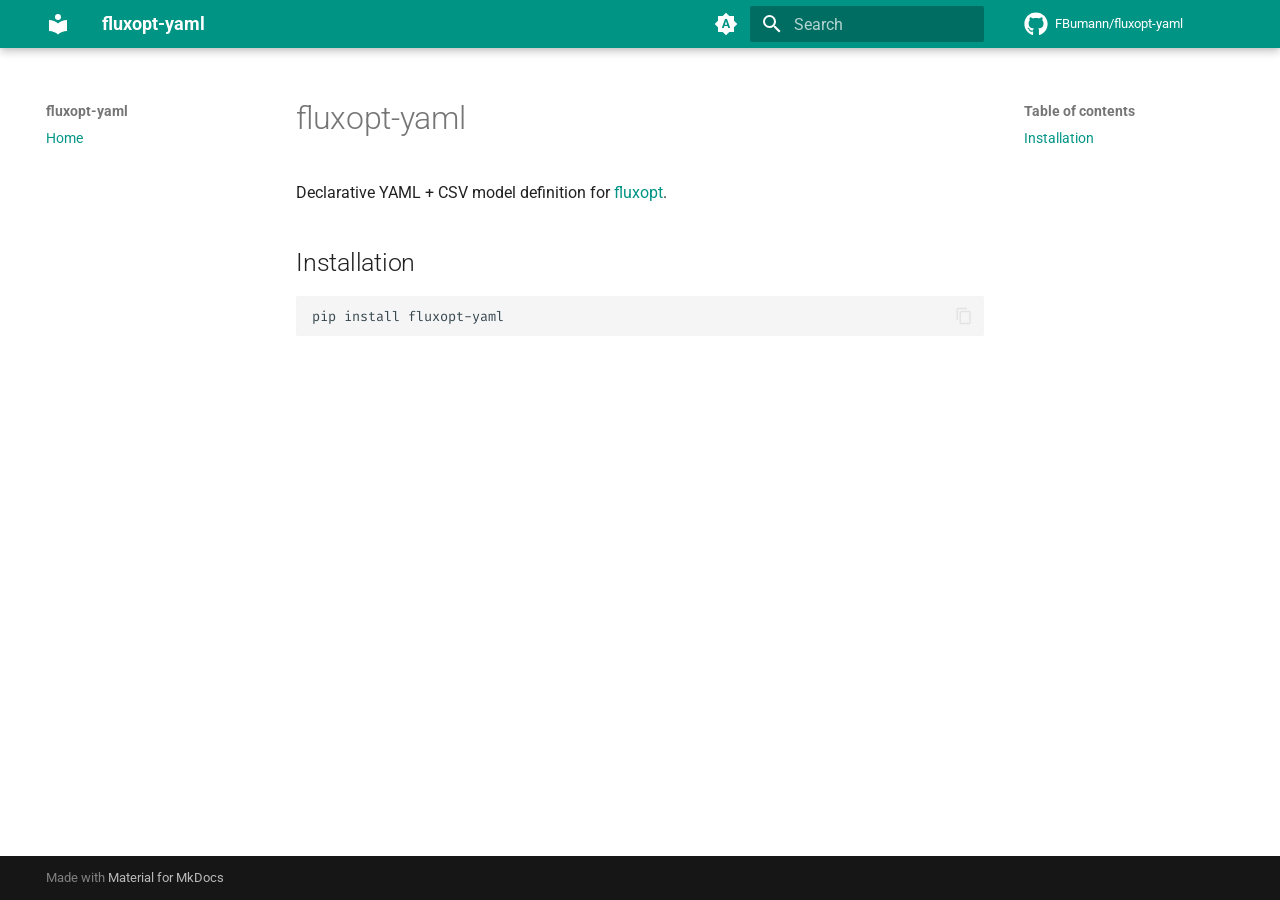
<file: dev/index.html>
<!doctype html>
<html lang="en" class="no-js">
  <head>
    
      <meta charset="utf-8">
      <meta name="viewport" content="width=device-width,initial-scale=1">
      
        <meta name="description" content="Declarative YAML + CSV model definition for fluxopt">
      
      
      
      
      
      
        
      
      
      <link rel="icon" href="assets/images/favicon.png">
      <meta name="generator" content="mkdocs-1.6.1, mkdocs-material-9.7.4">
    
    
      
        <title>fluxopt-yaml</title>
      
    
    
      <link rel="stylesheet" href="assets/stylesheets/main.484c7ddc.min.css">
      
        
        <link rel="stylesheet" href="assets/stylesheets/palette.ab4e12ef.min.css">
      
      


    
    
      
    
    
      
        
        
        <link rel="preconnect" href="https://fonts.gstatic.com" crossorigin>
        <link rel="stylesheet" href="https://fonts.googleapis.com/css?family=Roboto:300,300i,400,400i,700,700i%7CFira+Code:400,400i,700,700i&display=fallback">
        <style>:root{--md-text-font:"Roboto";--md-code-font:"Fira Code"}</style>
      
    
    
      <link rel="stylesheet" href="assets/_mkdocstrings.css">
    
      <link rel="stylesheet" href="stylesheets/extra.css">
    
    <script>__md_scope=new URL(".",location),__md_hash=e=>[...e].reduce(((e,_)=>(e<<5)-e+_.charCodeAt(0)),0),__md_get=(e,_=localStorage,t=__md_scope)=>JSON.parse(_.getItem(t.pathname+"."+e)),__md_set=(e,_,t=localStorage,a=__md_scope)=>{try{t.setItem(a.pathname+"."+e,JSON.stringify(_))}catch(e){}}</script>
    
      

    
    
  </head>
  
  
    
    
      
    
    
    
    
    <body dir="ltr" data-md-color-scheme="default" data-md-color-primary="indigo" data-md-color-accent="indigo">
  
    
    <input class="md-toggle" data-md-toggle="drawer" type="checkbox" id="__drawer" autocomplete="off">
    <input class="md-toggle" data-md-toggle="search" type="checkbox" id="__search" autocomplete="off">
    <label class="md-overlay" for="__drawer"></label>
    <div data-md-component="skip">
      
        
        <a href="#fluxopt-yaml" class="md-skip">
          Skip to content
        </a>
      
    </div>
    <div data-md-component="announce">
      
    </div>
    
    
      

  

<header class="md-header md-header--shadow" data-md-component="header">
  <nav class="md-header__inner md-grid" aria-label="Header">
    <a href="." title="fluxopt-yaml" class="md-header__button md-logo" aria-label="fluxopt-yaml" data-md-component="logo">
      
  
  <svg xmlns="http://www.w3.org/2000/svg" viewBox="0 0 24 24"><path d="M12 8a3 3 0 0 0 3-3 3 3 0 0 0-3-3 3 3 0 0 0-3 3 3 3 0 0 0 3 3m0 3.54C9.64 9.35 6.5 8 3 8v11c3.5 0 6.64 1.35 9 3.54 2.36-2.19 5.5-3.54 9-3.54V8c-3.5 0-6.64 1.35-9 3.54"/></svg>

    </a>
    <label class="md-header__button md-icon" for="__drawer">
      
      <svg xmlns="http://www.w3.org/2000/svg" viewBox="0 0 24 24"><path d="M3 6h18v2H3zm0 5h18v2H3zm0 5h18v2H3z"/></svg>
    </label>
    <div class="md-header__title" data-md-component="header-title">
      <div class="md-header__ellipsis">
        <div class="md-header__topic">
          <span class="md-ellipsis">
            fluxopt-yaml
          </span>
        </div>
        <div class="md-header__topic" data-md-component="header-topic">
          <span class="md-ellipsis">
            
              Home
            
          </span>
        </div>
      </div>
    </div>
    
      
        <form class="md-header__option" data-md-component="palette">
  
    
    
    
    <input class="md-option" data-md-color-media="(prefers-color-scheme)" data-md-color-scheme="default" data-md-color-primary="indigo" data-md-color-accent="indigo"  aria-label="Switch to light mode"  type="radio" name="__palette" id="__palette_0">
    
      <label class="md-header__button md-icon" title="Switch to light mode" for="__palette_1" hidden>
        <svg xmlns="http://www.w3.org/2000/svg" viewBox="0 0 24 24"><path d="m14.3 16-.7-2h-3.2l-.7 2H7.8L11 7h2l3.2 9zM20 8.69V4h-4.69L12 .69 8.69 4H4v4.69L.69 12 4 15.31V20h4.69L12 23.31 15.31 20H20v-4.69L23.31 12zm-9.15 3.96h2.3L12 9z"/></svg>
      </label>
    
  
    
    
    
    <input class="md-option" data-md-color-media="(prefers-color-scheme: light)" data-md-color-scheme="default" data-md-color-primary="teal" data-md-color-accent="cyan"  aria-label="Switch to dark mode"  type="radio" name="__palette" id="__palette_1">
    
      <label class="md-header__button md-icon" title="Switch to dark mode" for="__palette_2" hidden>
        <svg xmlns="http://www.w3.org/2000/svg" viewBox="0 0 24 24"><path d="M12 8a4 4 0 0 0-4 4 4 4 0 0 0 4 4 4 4 0 0 0 4-4 4 4 0 0 0-4-4m0 10a6 6 0 0 1-6-6 6 6 0 0 1 6-6 6 6 0 0 1 6 6 6 6 0 0 1-6 6m8-9.31V4h-4.69L12 .69 8.69 4H4v4.69L.69 12 4 15.31V20h4.69L12 23.31 15.31 20H20v-4.69L23.31 12z"/></svg>
      </label>
    
  
    
    
    
    <input class="md-option" data-md-color-media="(prefers-color-scheme: dark)" data-md-color-scheme="slate" data-md-color-primary="teal" data-md-color-accent="cyan"  aria-label="Switch to system preference"  type="radio" name="__palette" id="__palette_2">
    
      <label class="md-header__button md-icon" title="Switch to system preference" for="__palette_0" hidden>
        <svg xmlns="http://www.w3.org/2000/svg" viewBox="0 0 24 24"><path d="M12 18c-.89 0-1.74-.2-2.5-.55C11.56 16.5 13 14.42 13 12s-1.44-4.5-3.5-5.45C10.26 6.2 11.11 6 12 6a6 6 0 0 1 6 6 6 6 0 0 1-6 6m8-9.31V4h-4.69L12 .69 8.69 4H4v4.69L.69 12 4 15.31V20h4.69L12 23.31 15.31 20H20v-4.69L23.31 12z"/></svg>
      </label>
    
  
</form>
      
    
    
      <script>var palette=__md_get("__palette");if(palette&&palette.color){if("(prefers-color-scheme)"===palette.color.media){var media=matchMedia("(prefers-color-scheme: light)"),input=document.querySelector(media.matches?"[data-md-color-media='(prefers-color-scheme: light)']":"[data-md-color-media='(prefers-color-scheme: dark)']");palette.color.media=input.getAttribute("data-md-color-media"),palette.color.scheme=input.getAttribute("data-md-color-scheme"),palette.color.primary=input.getAttribute("data-md-color-primary"),palette.color.accent=input.getAttribute("data-md-color-accent")}for(var[key,value]of Object.entries(palette.color))document.body.setAttribute("data-md-color-"+key,value)}</script>
    
    
    
      
      
        <label class="md-header__button md-icon" for="__search">
          
          <svg xmlns="http://www.w3.org/2000/svg" viewBox="0 0 24 24"><path d="M9.5 3A6.5 6.5 0 0 1 16 9.5c0 1.61-.59 3.09-1.56 4.23l.27.27h.79l5 5-1.5 1.5-5-5v-.79l-.27-.27A6.52 6.52 0 0 1 9.5 16 6.5 6.5 0 0 1 3 9.5 6.5 6.5 0 0 1 9.5 3m0 2C7 5 5 7 5 9.5S7 14 9.5 14 14 12 14 9.5 12 5 9.5 5"/></svg>
        </label>
        <div class="md-search" data-md-component="search" role="dialog">
  <label class="md-search__overlay" for="__search"></label>
  <div class="md-search__inner" role="search">
    <form class="md-search__form" name="search">
      <input type="text" class="md-search__input" name="query" aria-label="Search" placeholder="Search" autocapitalize="off" autocorrect="off" autocomplete="off" spellcheck="false" data-md-component="search-query" required>
      <label class="md-search__icon md-icon" for="__search">
        
        <svg xmlns="http://www.w3.org/2000/svg" viewBox="0 0 24 24"><path d="M9.5 3A6.5 6.5 0 0 1 16 9.5c0 1.61-.59 3.09-1.56 4.23l.27.27h.79l5 5-1.5 1.5-5-5v-.79l-.27-.27A6.52 6.52 0 0 1 9.5 16 6.5 6.5 0 0 1 3 9.5 6.5 6.5 0 0 1 9.5 3m0 2C7 5 5 7 5 9.5S7 14 9.5 14 14 12 14 9.5 12 5 9.5 5"/></svg>
        
        <svg xmlns="http://www.w3.org/2000/svg" viewBox="0 0 24 24"><path d="M20 11v2H8l5.5 5.5-1.42 1.42L4.16 12l7.92-7.92L13.5 5.5 8 11z"/></svg>
      </label>
      <nav class="md-search__options" aria-label="Search">
        
        <button type="reset" class="md-search__icon md-icon" title="Clear" aria-label="Clear" tabindex="-1">
          
          <svg xmlns="http://www.w3.org/2000/svg" viewBox="0 0 24 24"><path d="M19 6.41 17.59 5 12 10.59 6.41 5 5 6.41 10.59 12 5 17.59 6.41 19 12 13.41 17.59 19 19 17.59 13.41 12z"/></svg>
        </button>
      </nav>
      
        <div class="md-search__suggest" data-md-component="search-suggest"></div>
      
    </form>
    <div class="md-search__output">
      <div class="md-search__scrollwrap" tabindex="0" data-md-scrollfix>
        <div class="md-search-result" data-md-component="search-result">
          <div class="md-search-result__meta">
            Initializing search
          </div>
          <ol class="md-search-result__list" role="presentation"></ol>
        </div>
      </div>
    </div>
  </div>
</div>
      
    
    
      <div class="md-header__source">
        <a href="https://github.com/FBumann/fluxopt-yaml" title="Go to repository" class="md-source" data-md-component="source">
  <div class="md-source__icon md-icon">
    
    <svg xmlns="http://www.w3.org/2000/svg" viewBox="0 0 512 512"><!--! Font Awesome Free 7.1.0 by @fontawesome - https://fontawesome.com License - https://fontawesome.com/license/free (Icons: CC BY 4.0, Fonts: SIL OFL 1.1, Code: MIT License) Copyright 2025 Fonticons, Inc.--><path d="M173.9 397.4c0 2-2.3 3.6-5.2 3.6-3.3.3-5.6-1.3-5.6-3.6 0-2 2.3-3.6 5.2-3.6 3-.3 5.6 1.3 5.6 3.6m-31.1-4.5c-.7 2 1.3 4.3 4.3 4.9 2.6 1 5.6 0 6.2-2s-1.3-4.3-4.3-5.2c-2.6-.7-5.5.3-6.2 2.3m44.2-1.7c-2.9.7-4.9 2.6-4.6 4.9.3 2 2.9 3.3 5.9 2.6 2.9-.7 4.9-2.6 4.6-4.6-.3-1.9-3-3.2-5.9-2.9M252.8 8C114.1 8 8 113.3 8 252c0 110.9 69.8 205.8 169.5 239.2 12.8 2.3 17.3-5.6 17.3-12.1 0-6.2-.3-40.4-.3-61.4 0 0-70 15-84.7-29.8 0 0-11.4-29.1-27.8-36.6 0 0-22.9-15.7 1.6-15.4 0 0 24.9 2 38.6 25.8 21.9 38.6 58.6 27.5 72.9 20.9 2.3-16 8.8-27.1 16-33.7-55.9-6.2-112.3-14.3-112.3-110.5 0-27.5 7.6-41.3 23.6-58.9-2.6-6.5-11.1-33.3 2.6-67.9 20.9-6.5 69 27 69 27 20-5.6 41.5-8.5 62.8-8.5s42.8 2.9 62.8 8.5c0 0 48.1-33.6 69-27 13.7 34.7 5.2 61.4 2.6 67.9 16 17.7 25.8 31.5 25.8 58.9 0 96.5-58.9 104.2-114.8 110.5 9.2 7.9 17 22.9 17 46.4 0 33.7-.3 75.4-.3 83.6 0 6.5 4.6 14.4 17.3 12.1C436.2 457.8 504 362.9 504 252 504 113.3 391.5 8 252.8 8M105.2 352.9c-1.3 1-1 3.3.7 5.2 1.6 1.6 3.9 2.3 5.2 1 1.3-1 1-3.3-.7-5.2-1.6-1.6-3.9-2.3-5.2-1m-10.8-8.1c-.7 1.3.3 2.9 2.3 3.9 1.6 1 3.6.7 4.3-.7.7-1.3-.3-2.9-2.3-3.9-2-.6-3.6-.3-4.3.7m32.4 35.6c-1.6 1.3-1 4.3 1.3 6.2 2.3 2.3 5.2 2.6 6.5 1 1.3-1.3.7-4.3-1.3-6.2-2.2-2.3-5.2-2.6-6.5-1m-11.4-14.7c-1.6 1-1.6 3.6 0 5.9s4.3 3.3 5.6 2.3c1.6-1.3 1.6-3.9 0-6.2-1.4-2.3-4-3.3-5.6-2"/></svg>
  </div>
  <div class="md-source__repository">
    FBumann/fluxopt-yaml
  </div>
</a>
      </div>
    
  </nav>
  
</header>
    
    <div class="md-container" data-md-component="container">
      
      
        
          
        
      
      <main class="md-main" data-md-component="main">
        <div class="md-main__inner md-grid">
          
            
              
              <div class="md-sidebar md-sidebar--primary" data-md-component="sidebar" data-md-type="navigation" >
                <div class="md-sidebar__scrollwrap">
                  <div class="md-sidebar__inner">
                    



<nav class="md-nav md-nav--primary" aria-label="Navigation" data-md-level="0">
  <label class="md-nav__title" for="__drawer">
    <a href="." title="fluxopt-yaml" class="md-nav__button md-logo" aria-label="fluxopt-yaml" data-md-component="logo">
      
  
  <svg xmlns="http://www.w3.org/2000/svg" viewBox="0 0 24 24"><path d="M12 8a3 3 0 0 0 3-3 3 3 0 0 0-3-3 3 3 0 0 0-3 3 3 3 0 0 0 3 3m0 3.54C9.64 9.35 6.5 8 3 8v11c3.5 0 6.64 1.35 9 3.54 2.36-2.19 5.5-3.54 9-3.54V8c-3.5 0-6.64 1.35-9 3.54"/></svg>

    </a>
    fluxopt-yaml
  </label>
  
    <div class="md-nav__source">
      <a href="https://github.com/FBumann/fluxopt-yaml" title="Go to repository" class="md-source" data-md-component="source">
  <div class="md-source__icon md-icon">
    
    <svg xmlns="http://www.w3.org/2000/svg" viewBox="0 0 512 512"><!--! Font Awesome Free 7.1.0 by @fontawesome - https://fontawesome.com License - https://fontawesome.com/license/free (Icons: CC BY 4.0, Fonts: SIL OFL 1.1, Code: MIT License) Copyright 2025 Fonticons, Inc.--><path d="M173.9 397.4c0 2-2.3 3.6-5.2 3.6-3.3.3-5.6-1.3-5.6-3.6 0-2 2.3-3.6 5.2-3.6 3-.3 5.6 1.3 5.6 3.6m-31.1-4.5c-.7 2 1.3 4.3 4.3 4.9 2.6 1 5.6 0 6.2-2s-1.3-4.3-4.3-5.2c-2.6-.7-5.5.3-6.2 2.3m44.2-1.7c-2.9.7-4.9 2.6-4.6 4.9.3 2 2.9 3.3 5.9 2.6 2.9-.7 4.9-2.6 4.6-4.6-.3-1.9-3-3.2-5.9-2.9M252.8 8C114.1 8 8 113.3 8 252c0 110.9 69.8 205.8 169.5 239.2 12.8 2.3 17.3-5.6 17.3-12.1 0-6.2-.3-40.4-.3-61.4 0 0-70 15-84.7-29.8 0 0-11.4-29.1-27.8-36.6 0 0-22.9-15.7 1.6-15.4 0 0 24.9 2 38.6 25.8 21.9 38.6 58.6 27.5 72.9 20.9 2.3-16 8.8-27.1 16-33.7-55.9-6.2-112.3-14.3-112.3-110.5 0-27.5 7.6-41.3 23.6-58.9-2.6-6.5-11.1-33.3 2.6-67.9 20.9-6.5 69 27 69 27 20-5.6 41.5-8.5 62.8-8.5s42.8 2.9 62.8 8.5c0 0 48.1-33.6 69-27 13.7 34.7 5.2 61.4 2.6 67.9 16 17.7 25.8 31.5 25.8 58.9 0 96.5-58.9 104.2-114.8 110.5 9.2 7.9 17 22.9 17 46.4 0 33.7-.3 75.4-.3 83.6 0 6.5 4.6 14.4 17.3 12.1C436.2 457.8 504 362.9 504 252 504 113.3 391.5 8 252.8 8M105.2 352.9c-1.3 1-1 3.3.7 5.2 1.6 1.6 3.9 2.3 5.2 1 1.3-1 1-3.3-.7-5.2-1.6-1.6-3.9-2.3-5.2-1m-10.8-8.1c-.7 1.3.3 2.9 2.3 3.9 1.6 1 3.6.7 4.3-.7.7-1.3-.3-2.9-2.3-3.9-2-.6-3.6-.3-4.3.7m32.4 35.6c-1.6 1.3-1 4.3 1.3 6.2 2.3 2.3 5.2 2.6 6.5 1 1.3-1.3.7-4.3-1.3-6.2-2.2-2.3-5.2-2.6-6.5-1m-11.4-14.7c-1.6 1-1.6 3.6 0 5.9s4.3 3.3 5.6 2.3c1.6-1.3 1.6-3.9 0-6.2-1.4-2.3-4-3.3-5.6-2"/></svg>
  </div>
  <div class="md-source__repository">
    FBumann/fluxopt-yaml
  </div>
</a>
    </div>
  
  <ul class="md-nav__list" data-md-scrollfix>
    
      
      
  
  
    
  
  
  
    <li class="md-nav__item md-nav__item--active">
      
      <input class="md-nav__toggle md-toggle" type="checkbox" id="__toc">
      
      
        
      
      
        <label class="md-nav__link md-nav__link--active" for="__toc">
          
  
  
  <span class="md-ellipsis">
    
  
    Home
  

    
  </span>
  
  

          <span class="md-nav__icon md-icon"></span>
        </label>
      
      <a href="." class="md-nav__link md-nav__link--active">
        
  
  
  <span class="md-ellipsis">
    
  
    Home
  

    
  </span>
  
  

      </a>
      
        

<nav class="md-nav md-nav--secondary" aria-label="Table of contents">
  
  
  
    
  
  
    <label class="md-nav__title" for="__toc">
      <span class="md-nav__icon md-icon"></span>
      Table of contents
    </label>
    <ul class="md-nav__list" data-md-component="toc" data-md-scrollfix>
      
        <li class="md-nav__item">
  <a href="#installation" class="md-nav__link">
    <span class="md-ellipsis">
      
        Installation
      
    </span>
  </a>
  
</li>
      
    </ul>
  
</nav>
      
    </li>
  

    
  </ul>
</nav>
                  </div>
                </div>
              </div>
            
            
              
              <div class="md-sidebar md-sidebar--secondary" data-md-component="sidebar" data-md-type="toc" >
                <div class="md-sidebar__scrollwrap">
                  <div class="md-sidebar__inner">
                    

<nav class="md-nav md-nav--secondary" aria-label="Table of contents">
  
  
  
    
  
  
    <label class="md-nav__title" for="__toc">
      <span class="md-nav__icon md-icon"></span>
      Table of contents
    </label>
    <ul class="md-nav__list" data-md-component="toc" data-md-scrollfix>
      
        <li class="md-nav__item">
  <a href="#installation" class="md-nav__link">
    <span class="md-ellipsis">
      
        Installation
      
    </span>
  </a>
  
</li>
      
    </ul>
  
</nav>
                  </div>
                </div>
              </div>
            
          
          
            <div class="md-content" data-md-component="content">
              
              <article class="md-content__inner md-typeset">
                
                  


  
  


<h1 id="fluxopt-yaml">fluxopt-yaml<a class="headerlink" href="#fluxopt-yaml" title="Permanent link">&para;</a></h1>
<p>Declarative YAML + CSV model definition for <a href="https://github.com/FBumann/fluxopt">fluxopt</a>.</p>
<h2 id="installation">Installation<a class="headerlink" href="#installation" title="Permanent link">&para;</a></h2>
<div class="highlight"><pre><span></span><code><a id="__codelineno-0-1" name="__codelineno-0-1" href="#__codelineno-0-1"></a>pip<span class="w"> </span>install<span class="w"> </span>fluxopt-yaml
</code></pre></div>












                
              </article>
            </div>
          
          
<script>var target=document.getElementById(location.hash.slice(1));target&&target.name&&(target.checked=target.name.startsWith("__tabbed_"))</script>
        </div>
        
          <button type="button" class="md-top md-icon" data-md-component="top" hidden>
  
  <svg xmlns="http://www.w3.org/2000/svg" viewBox="0 0 24 24"><path d="M13 20h-2V8l-5.5 5.5-1.42-1.42L12 4.16l7.92 7.92-1.42 1.42L13 8z"/></svg>
  Back to top
</button>
        
      </main>
      
        <footer class="md-footer">
  
    
  
  <div class="md-footer-meta md-typeset">
    <div class="md-footer-meta__inner md-grid">
      <div class="md-copyright">
  
  
    Made with
    <a href="https://squidfunk.github.io/mkdocs-material/" target="_blank" rel="noopener">
      Material for MkDocs
    </a>
  
</div>
      
    </div>
  </div>
</footer>
      
    </div>
    <div class="md-dialog" data-md-component="dialog">
      <div class="md-dialog__inner md-typeset"></div>
    </div>
    
    
    
      
      
      <script id="__config" type="application/json">{"annotate": null, "base": ".", "features": ["navigation.instant", "navigation.tracking", "navigation.top", "navigation.footer", "toc.follow", "search.suggest", "search.highlight", "content.code.copy", "content.code.select"], "search": "assets/javascripts/workers/search.2c215733.min.js", "tags": null, "translations": {"clipboard.copied": "Copied to clipboard", "clipboard.copy": "Copy to clipboard", "search.result.more.one": "1 more on this page", "search.result.more.other": "# more on this page", "search.result.none": "No matching documents", "search.result.one": "1 matching document", "search.result.other": "# matching documents", "search.result.placeholder": "Type to start searching", "search.result.term.missing": "Missing", "select.version": "Select version"}, "version": null}</script>
    
    
      <script src="assets/javascripts/bundle.79ae519e.min.js"></script>
      
    
  </body>
</html>
</file>
<file: dev/assets/_mkdocstrings.css>
/* Avoid breaking parameter names, etc. in table cells. */
.doc-contents td code {
  word-break: normal !important;
}

/* No line break before first paragraph of descriptions. */
.doc-md-description,
.doc-md-description>p:first-child {
  display: inline;
}

/* No text transformation from Material for MkDocs for H5 headings. */
.md-typeset h5 .doc-object-name {
  text-transform: none;
}

/* Max width for docstring sections tables. */
.doc .md-typeset__table,
.doc .md-typeset__table table {
  display: table !important;
  width: 100%;
}

.doc .md-typeset__table tr {
  display: table-row;
}

/* Defaults in Spacy table style. */
.doc-param-default,
.doc-type_param-default {
  float: right;
}

/* Parameter headings must be inline, not blocks. */
.doc-heading-parameter,
.doc-heading-type_parameter {
  display: inline;
}

/* Default font size for parameter headings. */
.md-typeset .doc-heading-parameter {
  font-size: inherit;
}

/* Prefer space on the right, not the left of parameter permalinks. */
.doc-heading-parameter .headerlink,
.doc-heading-type_parameter .headerlink {
  margin-left: 0 !important;
  margin-right: 0.2rem;
}

/* Backward-compatibility: docstring section titles in bold. */
.doc-section-title {
  font-weight: bold;
}

/* Backlinks crumb separator. */
.doc-backlink-crumb {
  display: inline-flex;
  gap: .2rem;
  white-space: nowrap;
  align-items: center;
  vertical-align: middle;
}
.doc-backlink-crumb:not(:first-child)::before {
  background-color: var(--md-default-fg-color--lighter);
  content: "";
  display: inline;
  height: 1rem;
  --md-path-icon: url('data:image/svg+xml;charset=utf-8,<svg xmlns="http://www.w3.org/2000/svg" viewBox="0 0 24 24"><path d="M8.59 16.58 13.17 12 8.59 7.41 10 6l6 6-6 6z"/></svg>');
  -webkit-mask-image: var(--md-path-icon);
  mask-image: var(--md-path-icon);
  width: 1rem;
}
.doc-backlink-crumb.last {
  font-weight: bold;
}

/* Symbols in Navigation and ToC. */
:root, :host,
[data-md-color-scheme="default"] {
  --doc-symbol-parameter-fg-color: #df50af;
  --doc-symbol-type_parameter-fg-color: #df50af;
  --doc-symbol-attribute-fg-color: #953800;
  --doc-symbol-function-fg-color: #8250df;
  --doc-symbol-method-fg-color: #8250df;
  --doc-symbol-class-fg-color: #0550ae;
  --doc-symbol-type_alias-fg-color: #0550ae;
  --doc-symbol-module-fg-color: #5cad0f;

  --doc-symbol-parameter-bg-color: #df50af1a;
  --doc-symbol-type_parameter-bg-color: #df50af1a;
  --doc-symbol-attribute-bg-color: #9538001a;
  --doc-symbol-function-bg-color: #8250df1a;
  --doc-symbol-method-bg-color: #8250df1a;
  --doc-symbol-class-bg-color: #0550ae1a;
  --doc-symbol-type_alias-bg-color: #0550ae1a;
  --doc-symbol-module-bg-color: #5cad0f1a;
}

[data-md-color-scheme="slate"] {
  --doc-symbol-parameter-fg-color: #ffa8cc;
  --doc-symbol-type_parameter-fg-color: #ffa8cc;
  --doc-symbol-attribute-fg-color: #ffa657;
  --doc-symbol-function-fg-color: #d2a8ff;
  --doc-symbol-method-fg-color: #d2a8ff;
  --doc-symbol-class-fg-color: #79c0ff;
  --doc-symbol-type_alias-fg-color: #79c0ff;
  --doc-symbol-module-fg-color: #baff79;

  --doc-symbol-parameter-bg-color: #ffa8cc1a;
  --doc-symbol-type_parameter-bg-color: #ffa8cc1a;
  --doc-symbol-attribute-bg-color: #ffa6571a;
  --doc-symbol-function-bg-color: #d2a8ff1a;
  --doc-symbol-method-bg-color: #d2a8ff1a;
  --doc-symbol-class-bg-color: #79c0ff1a;
  --doc-symbol-type_alias-bg-color: #79c0ff1a;
  --doc-symbol-module-bg-color: #baff791a;
}

code.doc-symbol {
  border-radius: .1rem;
  font-size: .85em;
  padding: 0 .3em;
  font-weight: bold;
}

code.doc-symbol-parameter,
a code.doc-symbol-parameter {
  color: var(--doc-symbol-parameter-fg-color);
  background-color: var(--doc-symbol-parameter-bg-color);
}

code.doc-symbol-parameter::after {
  content: "param";
}

code.doc-symbol-type_parameter,
a code.doc-symbol-type_parameter {
  color: var(--doc-symbol-type_parameter-fg-color);
  background-color: var(--doc-symbol-type_parameter-bg-color);
}

code.doc-symbol-type_parameter::after {
  content: "type-param";
}

code.doc-symbol-attribute,
a code.doc-symbol-attribute {
  color: var(--doc-symbol-attribute-fg-color);
  background-color: var(--doc-symbol-attribute-bg-color);
}

code.doc-symbol-attribute::after {
  content: "attr";
}

code.doc-symbol-function,
a code.doc-symbol-function {
  color: var(--doc-symbol-function-fg-color);
  background-color: var(--doc-symbol-function-bg-color);
}

code.doc-symbol-function::after {
  content: "func";
}

code.doc-symbol-method,
a code.doc-symbol-method {
  color: var(--doc-symbol-method-fg-color);
  background-color: var(--doc-symbol-method-bg-color);
}

code.doc-symbol-method::after {
  content: "meth";
}

code.doc-symbol-class,
a code.doc-symbol-class {
  color: var(--doc-symbol-class-fg-color);
  background-color: var(--doc-symbol-class-bg-color);
}

code.doc-symbol-class::after {
  content: "class";
}


code.doc-symbol-type_alias,
a code.doc-symbol-type_alias {
  color: var(--doc-symbol-type_alias-fg-color);
  background-color: var(--doc-symbol-type_alias-bg-color);
}

code.doc-symbol-type_alias::after {
  content: "type";
}

code.doc-symbol-module,
a code.doc-symbol-module {
  color: var(--doc-symbol-module-fg-color);
  background-color: var(--doc-symbol-module-bg-color);
}

code.doc-symbol-module::after {
  content: "mod";
}

.doc-signature .autorefs {
  color: inherit;
  border-bottom: 1px dotted currentcolor;
}

/* Source code blocks (admonitions). */
:root {
  --md-admonition-icon--mkdocstrings-source: url('data:image/svg+xml;charset=utf-8,<svg xmlns="http://www.w3.org/2000/svg" viewBox="0 0 24 24"><path d="M15.22 4.97a.75.75 0 0 1 1.06 0l6.5 6.5a.75.75 0 0 1 0 1.06l-6.5 6.5a.749.749 0 0 1-1.275-.326.75.75 0 0 1 .215-.734L21.19 12l-5.97-5.97a.75.75 0 0 1 0-1.06m-6.44 0a.75.75 0 0 1 0 1.06L2.81 12l5.97 5.97a.749.749 0 0 1-.326 1.275.75.75 0 0 1-.734-.215l-6.5-6.5a.75.75 0 0 1 0-1.06l6.5-6.5a.75.75 0 0 1 1.06 0"/></svg>')
}
.md-typeset .admonition.mkdocstrings-source,
.md-typeset details.mkdocstrings-source {
  border: none;
  padding: 0;
}
.md-typeset .admonition.mkdocstrings-source:focus-within,
.md-typeset details.mkdocstrings-source:focus-within {
  box-shadow: none;
}
.md-typeset .mkdocstrings-source > .admonition-title,
.md-typeset .mkdocstrings-source > summary {
  background-color: inherit;
}
.md-typeset .mkdocstrings-source > .admonition-title::before,
.md-typeset .mkdocstrings-source > summary::before {
  background-color: var(--md-default-fg-color);
  -webkit-mask-image: var(--md-admonition-icon--mkdocstrings-source);
          mask-image: var(--md-admonition-icon--mkdocstrings-source);
}
</file>
<file: dev/stylesheets/extra.css>
/* Custom styles for fluxopt-yaml docs */
</file>
<file: dev/assets/stylesheets/main.484c7ddc.min.css>
@charset "UTF-8";html{-webkit-text-size-adjust:none;-moz-text-size-adjust:none;text-size-adjust:none;box-sizing:border-box}*,:after,:before{box-sizing:inherit}@media (prefers-reduced-motion){*,:after,:before{transition:none!important}}body{margin:0}a,button,input,label{-webkit-tap-highlight-color:transparent}a{color:inherit;text-decoration:none}hr{border:0;box-sizing:initial;display:block;height:.05rem;overflow:visible;padding:0}small{font-size:80%}sub,sup{line-height:1em}img{border-style:none}table{border-collapse:initial;border-spacing:0}td,th{font-weight:400;vertical-align:top}button{background:#0000;border:0;font-family:inherit;font-size:inherit;margin:0;padding:0}input{border:0;outline:none}:root{--md-primary-fg-color:#4051b5;--md-primary-fg-color--light:#5d6cc0;--md-primary-fg-color--dark:#303fa1;--md-primary-bg-color:#fff;--md-primary-bg-color--light:#ffffffb3;--md-accent-fg-color:#526cfe;--md-accent-fg-color--transparent:#526cfe1a;--md-accent-bg-color:#fff;--md-accent-bg-color--light:#ffffffb3}[data-md-color-scheme=default]{color-scheme:light}[data-md-color-scheme=default] img[src$="#gh-dark-mode-only"],[data-md-color-scheme=default] img[src$="#only-dark"]{display:none}:root,[data-md-color-scheme=default]{--md-hue:225deg;--md-default-fg-color:#000000de;--md-default-fg-color--light:#0000008a;--md-default-fg-color--lighter:#00000052;--md-default-fg-color--lightest:#00000012;--md-default-bg-color:#fff;--md-default-bg-color--light:#ffffffb3;--md-default-bg-color--lighter:#ffffff4d;--md-default-bg-color--lightest:#ffffff1f;--md-code-fg-color:#36464e;--md-code-bg-color:#f5f5f5;--md-code-bg-color--light:#f5f5f5b3;--md-code-bg-color--lighter:#f5f5f54d;--md-code-hl-color:#4287ff;--md-code-hl-color--light:#4287ff1a;--md-code-hl-number-color:#d52a2a;--md-code-hl-special-color:#db1457;--md-code-hl-function-color:#a846b9;--md-code-hl-constant-color:#6e59d9;--md-code-hl-keyword-color:#3f6ec6;--md-code-hl-string-color:#1c7d4d;--md-code-hl-name-color:var(--md-code-fg-color);--md-code-hl-operator-color:var(--md-default-fg-color--light);--md-code-hl-punctuation-color:var(--md-default-fg-color--light);--md-code-hl-comment-color:var(--md-default-fg-color--light);--md-code-hl-generic-color:var(--md-default-fg-color--light);--md-code-hl-variable-color:var(--md-default-fg-color--light);--md-typeset-color:var(--md-default-fg-color);--md-typeset-a-color:var(--md-primary-fg-color);--md-typeset-del-color:#f5503d26;--md-typeset-ins-color:#0bd57026;--md-typeset-kbd-color:#fafafa;--md-typeset-kbd-accent-color:#fff;--md-typeset-kbd-border-color:#b8b8b8;--md-typeset-mark-color:#ffff0080;--md-typeset-table-color:#0000001f;--md-typeset-table-color--light:rgba(0,0,0,.035);--md-admonition-fg-color:var(--md-default-fg-color);--md-admonition-bg-color:var(--md-default-bg-color);--md-warning-fg-color:#000000de;--md-warning-bg-color:#ff9;--md-footer-fg-color:#fff;--md-footer-fg-color--light:#ffffffb3;--md-footer-fg-color--lighter:#ffffff73;--md-footer-bg-color:#000000de;--md-footer-bg-color--dark:#00000052;--md-shadow-z1:0 0.2rem 0.5rem #0000000d,0 0 0.05rem #0000001a;--md-shadow-z2:0 0.2rem 0.5rem #0000001a,0 0 0.05rem #00000040;--md-shadow-z3:0 0.2rem 0.5rem #0003,0 0 0.05rem #00000059}.md-icon svg{fill:currentcolor;display:block;height:1.2rem;width:1.2rem}body{-webkit-font-smoothing:antialiased;-moz-osx-font-smoothing:grayscale;--md-text-font-family:var(--md-text-font,_),-apple-system,BlinkMacSystemFont,Helvetica,Arial,sans-serif;--md-code-font-family:var(--md-code-font,_),SFMono-Regular,Consolas,Menlo,monospace}aside,body,input{font-feature-settings:"kern","liga";color:var(--md-typeset-color);font-family:var(--md-text-font-family)}code,kbd,pre{font-feature-settings:"kern";font-family:var(--md-code-font-family)}:root{--md-typeset-table-sort-icon:url('data:image/svg+xml;charset=utf-8,<svg xmlns="http://www.w3.org/2000/svg" viewBox="0 0 24 24"><path d="m18 21-4-4h3V7h-3l4-4 4 4h-3v10h3M2 19v-2h10v2M2 13v-2h7v2M2 7V5h4v2z"/></svg>');--md-typeset-table-sort-icon--asc:url('data:image/svg+xml;charset=utf-8,<svg xmlns="http://www.w3.org/2000/svg" viewBox="0 0 24 24"><path d="M19 17h3l-4 4-4-4h3V3h2M2 17h10v2H2M6 5v2H2V5m0 6h7v2H2z"/></svg>');--md-typeset-table-sort-icon--desc:url('data:image/svg+xml;charset=utf-8,<svg xmlns="http://www.w3.org/2000/svg" viewBox="0 0 24 24"><path d="M19 7h3l-4-4-4 4h3v14h2M2 17h10v2H2M6 5v2H2V5m0 6h7v2H2z"/></svg>')}.md-typeset{-webkit-print-color-adjust:exact;color-adjust:exact;font-size:.8rem;line-height:1.6;overflow-wrap:break-word}@media print{.md-typeset{font-size:.68rem}}.md-typeset blockquote,.md-typeset dl,.md-typeset figure,.md-typeset ol,.md-typeset pre,.md-typeset ul{margin-bottom:1em;margin-top:1em}.md-typeset h1{color:var(--md-default-fg-color--light);font-size:2em;line-height:1.3;margin:0 0 1.25em}.md-typeset h1,.md-typeset h2{font-weight:300;letter-spacing:-.01em}.md-typeset h2{font-size:1.5625em;line-height:1.4;margin:1.6em 0 .64em}.md-typeset h3{font-size:1.25em;font-weight:400;letter-spacing:-.01em;line-height:1.5;margin:1.6em 0 .8em}.md-typeset h2+h3{margin-top:.8em}.md-typeset h4{font-weight:700;letter-spacing:-.01em;margin:1em 0}.md-typeset h5,.md-typeset h6{color:var(--md-default-fg-color--light);font-size:.8em;font-weight:700;letter-spacing:-.01em;margin:1.25em 0}.md-typeset h5{text-transform:uppercase}.md-typeset h5 code{text-transform:none}.md-typeset hr{border-bottom:.05rem solid var(--md-default-fg-color--lightest);display:flow-root;margin:1.5em 0}.md-typeset a{color:var(--md-typeset-a-color);word-break:break-word}.md-typeset a,.md-typeset a:before{transition:color 125ms}.md-typeset a:focus,.md-typeset a:hover{color:var(--md-accent-fg-color)}.md-typeset a:focus code,.md-typeset a:hover code{background-color:var(--md-accent-fg-color--transparent);color:var(--md-accent-fg-color)}.md-typeset a code{color:var(--md-typeset-a-color)}.md-typeset a.focus-visible{outline-color:var(--md-accent-fg-color);outline-offset:.2rem}.md-typeset code,.md-typeset kbd,.md-typeset pre{color:var(--md-code-fg-color);direction:ltr;font-variant-ligatures:none;transition:background-color 125ms}@media print{.md-typeset code,.md-typeset kbd,.md-typeset pre{white-space:pre-wrap}}.md-typeset code{background-color:var(--md-code-bg-color);border-radius:.1rem;-webkit-box-decoration-break:clone;box-decoration-break:clone;font-size:.85em;padding:0 .2941176471em;transition:color 125ms,background-color 125ms;word-break:break-word}.md-typeset code:not(.focus-visible){-webkit-tap-highlight-color:transparent;outline:none}.md-typeset pre{display:flow-root;line-height:1.4;position:relative}.md-typeset pre>code{-webkit-box-decoration-break:slice;box-decoration-break:slice;box-shadow:none;display:block;margin:0;outline-color:var(--md-accent-fg-color);overflow:auto;padding:.7720588235em 1.1764705882em;scrollbar-color:var(--md-default-fg-color--lighter) #0000;scrollbar-width:thin;touch-action:auto;word-break:normal}.md-typeset pre>code:hover{scrollbar-color:var(--md-accent-fg-color) #0000}.md-typeset pre>code::-webkit-scrollbar{height:.2rem;width:.2rem}.md-typeset pre>code::-webkit-scrollbar-thumb{background-color:var(--md-default-fg-color--lighter)}.md-typeset pre>code::-webkit-scrollbar-thumb:hover{background-color:var(--md-accent-fg-color)}.md-typeset kbd{background-color:var(--md-typeset-kbd-color);border-radius:.1rem;box-shadow:0 .1rem 0 .05rem var(--md-typeset-kbd-border-color),0 .1rem 0 var(--md-typeset-kbd-border-color),0 -.1rem .2rem var(--md-typeset-kbd-accent-color) inset;color:var(--md-default-fg-color);display:inline-block;font-size:.75em;padding:0 .6666666667em;vertical-align:text-top;word-break:break-word}.md-typeset mark{background-color:var(--md-typeset-mark-color);-webkit-box-decoration-break:clone;box-decoration-break:clone;color:inherit;word-break:break-word}.md-typeset abbr{cursor:help;text-decoration:none}.md-typeset [data-preview],.md-typeset abbr{border-bottom:.05rem dotted var(--md-default-fg-color--light)}.md-typeset small{opacity:.75}[dir=ltr] .md-typeset sub,[dir=ltr] .md-typeset sup{margin-left:.078125em}[dir=rtl] .md-typeset sub,[dir=rtl] .md-typeset sup{margin-right:.078125em}[dir=ltr] .md-typeset blockquote{padding-left:.6rem}[dir=rtl] .md-typeset blockquote{padding-right:.6rem}[dir=ltr] .md-typeset blockquote{border-left:.2rem solid var(--md-default-fg-color--lighter)}[dir=rtl] .md-typeset blockquote{border-right:.2rem solid var(--md-default-fg-color--lighter)}.md-typeset blockquote{color:var(--md-default-fg-color--light);margin-left:0;margin-right:0}.md-typeset ul{list-style-type:disc}.md-typeset ul[type]{list-style-type:revert-layer}[dir=ltr] .md-typeset ol,[dir=ltr] .md-typeset ul{margin-left:.625em}[dir=rtl] .md-typeset ol,[dir=rtl] .md-typeset ul{margin-right:.625em}.md-typeset ol,.md-typeset ul{padding:0}.md-typeset ol:not([hidden]),.md-typeset ul:not([hidden]){display:flow-root}.md-typeset ol ol,.md-typeset ul ol{list-style-type:lower-alpha}.md-typeset ol ol ol,.md-typeset ul ol ol{list-style-type:lower-roman}.md-typeset ol ol ol ol,.md-typeset ul ol ol ol{list-style-type:upper-alpha}.md-typeset ol ol ol ol ol,.md-typeset ul ol ol ol ol{list-style-type:upper-roman}.md-typeset ol[type],.md-typeset ul[type]{list-style-type:revert-layer}[dir=ltr] .md-typeset ol li,[dir=ltr] .md-typeset ul li{margin-left:1.25em}[dir=rtl] .md-typeset ol li,[dir=rtl] .md-typeset ul li{margin-right:1.25em}.md-typeset ol li,.md-typeset ul li{margin-bottom:.5em}.md-typeset ol li blockquote,.md-typeset ol li p,.md-typeset ul li blockquote,.md-typeset ul li p{margin:.5em 0}.md-typeset ol li:last-child,.md-typeset ul li:last-child{margin-bottom:0}[dir=ltr] .md-typeset ol li ol,[dir=ltr] .md-typeset ol li ul,[dir=ltr] .md-typeset ul li ol,[dir=ltr] .md-typeset ul li ul{margin-left:.625em}[dir=rtl] .md-typeset ol li ol,[dir=rtl] .md-typeset ol li ul,[dir=rtl] .md-typeset ul li ol,[dir=rtl] .md-typeset ul li ul{margin-right:.625em}.md-typeset ol li ol,.md-typeset ol li ul,.md-typeset ul li ol,.md-typeset ul li ul{margin-bottom:.5em;margin-top:.5em}[dir=ltr] .md-typeset dd{margin-left:1.875em}[dir=rtl] .md-typeset dd{margin-right:1.875em}.md-typeset dd{margin-bottom:1.5em;margin-top:1em}.md-typeset img,.md-typeset svg,.md-typeset video{height:auto;max-width:100%}.md-typeset img[align=left]{margin:1em 1em 1em 0}.md-typeset img[align=right]{margin:1em 0 1em 1em}.md-typeset img[align]:only-child{margin-top:0}.md-typeset figure{display:flow-root;margin:1em auto;max-width:100%;text-align:center;width:fit-content}.md-typeset figure img{display:block;margin:0 auto}.md-typeset figcaption{font-style:italic;margin:1em auto;max-width:24rem}.md-typeset iframe{max-width:100%}.md-typeset table:not([class]){background-color:var(--md-default-bg-color);border:.05rem solid var(--md-typeset-table-color);border-radius:.1rem;display:inline-block;font-size:.64rem;max-width:100%;overflow:auto;touch-action:auto}@media print{.md-typeset table:not([class]){display:table}}.md-typeset table:not([class])+*{margin-top:1.5em}.md-typeset table:not([class]) td>:first-child,.md-typeset table:not([class]) th>:first-child{margin-top:0}.md-typeset table:not([class]) td>:last-child,.md-typeset table:not([class]) th>:last-child{margin-bottom:0}.md-typeset table:not([class]) td:not([align]),.md-typeset table:not([class]) th:not([align]){text-align:left}[dir=rtl] .md-typeset table:not([class]) td:not([align]),[dir=rtl] .md-typeset table:not([class]) th:not([align]){text-align:right}.md-typeset table:not([class]) th{font-weight:700;min-width:5rem;padding:.9375em 1.25em;vertical-align:top}.md-typeset table:not([class]) td{border-top:.05rem solid var(--md-typeset-table-color);padding:.9375em 1.25em;vertical-align:top}.md-typeset table:not([class]) tbody tr{transition:background-color 125ms}.md-typeset table:not([class]) tbody tr:hover{background-color:var(--md-typeset-table-color--light);box-shadow:0 .05rem 0 var(--md-default-bg-color) inset}.md-typeset table:not([class]) a{word-break:normal}.md-typeset table th[role=columnheader]{cursor:pointer}[dir=ltr] .md-typeset table th[role=columnheader]:after{margin-left:.5em}[dir=rtl] .md-typeset table th[role=columnheader]:after{margin-right:.5em}.md-typeset table th[role=columnheader]:after{content:"";display:inline-block;height:1.2em;-webkit-mask-image:var(--md-typeset-table-sort-icon);mask-image:var(--md-typeset-table-sort-icon);-webkit-mask-repeat:no-repeat;mask-repeat:no-repeat;-webkit-mask-size:contain;mask-size:contain;transition:background-color 125ms;vertical-align:text-bottom;width:1.2em}.md-typeset table th[role=columnheader]:hover:after{background-color:var(--md-default-fg-color--lighter)}.md-typeset table th[role=columnheader][aria-sort=ascending]:after{background-color:var(--md-default-fg-color--light);-webkit-mask-image:var(--md-typeset-table-sort-icon--asc);mask-image:var(--md-typeset-table-sort-icon--asc)}.md-typeset table th[role=columnheader][aria-sort=descending]:after{background-color:var(--md-default-fg-color--light);-webkit-mask-image:var(--md-typeset-table-sort-icon--desc);mask-image:var(--md-typeset-table-sort-icon--desc)}.md-typeset__scrollwrap{margin:1em -.8rem;overflow-x:auto;touch-action:auto}.md-typeset__table{display:inline-block;margin-bottom:.5em;padding:0 .8rem}@media print{.md-typeset__table{display:block}}html .md-typeset__table table{display:table;margin:0;overflow:hidden;width:100%}@media screen and (max-width:44.984375em){.md-content__inner>pre{margin:1em -.8rem}.md-content__inner>pre code{border-radius:0}}.md-typeset .md-author{border-radius:100%;display:block;flex-shrink:0;height:1.6rem;overflow:hidden;position:relative;transition:color 125ms,transform 125ms;width:1.6rem}.md-typeset .md-author img{display:block}.md-typeset .md-author--more{background:var(--md-default-fg-color--lightest);color:var(--md-default-fg-color--lighter);font-size:.6rem;font-weight:700;line-height:1.6rem;text-align:center}.md-typeset .md-author--long{height:2.4rem;width:2.4rem}.md-typeset a.md-author{transform:scale(1)}.md-typeset a.md-author img{border-radius:100%;filter:grayscale(100%) opacity(75%);transition:filter 125ms}.md-typeset a.md-author:focus,.md-typeset a.md-author:hover{transform:scale(1.1);z-index:1}.md-typeset a.md-author:focus img,.md-typeset a.md-author:hover img{filter:grayscale(0)}.md-banner{background-color:var(--md-footer-bg-color);color:var(--md-footer-fg-color);overflow:auto}@media print{.md-banner{display:none}}.md-banner--warning{background-color:var(--md-warning-bg-color);color:var(--md-warning-fg-color)}.md-banner__inner{font-size:.7rem;margin:.6rem auto;padding:0 .8rem}[dir=ltr] .md-banner__button{float:right}[dir=rtl] .md-banner__button{float:left}.md-banner__button{color:inherit;cursor:pointer;transition:opacity .25s}.no-js .md-banner__button{display:none}.md-banner__button:hover{opacity:.7}html{font-size:125%;height:100%;overflow-x:hidden}@media screen and (min-width:100em){html{font-size:137.5%}}@media screen and (min-width:125em){html{font-size:150%}}body{background-color:var(--md-default-bg-color);display:flex;flex-direction:column;font-size:.5rem;min-height:100%;position:relative;width:100%}@media print{body{display:block}}@media screen and (max-width:59.984375em){body[data-md-scrolllock]{position:fixed}}.md-grid{margin-left:auto;margin-right:auto;max-width:61rem}.md-container{display:flex;flex-direction:column;flex-grow:1}@media print{.md-container{display:block}}.md-main{flex-grow:1}.md-main__inner{display:flex;height:100%;margin-top:1.5rem}.md-ellipsis{overflow:hidden;text-overflow:ellipsis}.md-toggle{display:none}.md-option{height:0;opacity:0;position:absolute;width:0}.md-option:checked+label:not([hidden]){display:block}.md-option.focus-visible+label{outline-color:var(--md-accent-fg-color);outline-style:auto}.md-skip{background-color:var(--md-default-fg-color);border-radius:.1rem;color:var(--md-default-bg-color);font-size:.64rem;margin:.5rem;opacity:0;outline-color:var(--md-accent-fg-color);padding:.3rem .5rem;position:fixed;transform:translateY(.4rem);z-index:-1}.md-skip:focus{opacity:1;transform:translateY(0);transition:transform .25s cubic-bezier(.4,0,.2,1),opacity 175ms 75ms;z-index:10}@page{margin:25mm}:root{--md-clipboard-icon:url('data:image/svg+xml;charset=utf-8,<svg xmlns="http://www.w3.org/2000/svg" viewBox="0 0 24 24"><path d="M19 21H8V7h11m0-2H8a2 2 0 0 0-2 2v14a2 2 0 0 0 2 2h11a2 2 0 0 0 2-2V7a2 2 0 0 0-2-2m-3-4H4a2 2 0 0 0-2 2v14h2V3h12z"/></svg>')}.md-clipboard{border-radius:.1rem;color:var(--md-default-fg-color--lightest);cursor:pointer;height:1.5em;outline-color:var(--md-accent-fg-color);outline-offset:.1rem;transition:color .25s;width:1.5em;z-index:1}@media print{.md-clipboard{display:none}}.md-clipboard:not(.focus-visible){-webkit-tap-highlight-color:transparent;outline:none}:hover>.md-clipboard{color:var(--md-default-fg-color--light)}.md-clipboard:focus,.md-clipboard:hover{color:var(--md-accent-fg-color)}.md-clipboard:after{background-color:currentcolor;content:"";display:block;height:1.125em;margin:0 auto;-webkit-mask-image:var(--md-clipboard-icon);mask-image:var(--md-clipboard-icon);-webkit-mask-position:center;mask-position:center;-webkit-mask-repeat:no-repeat;mask-repeat:no-repeat;-webkit-mask-size:contain;mask-size:contain;width:1.125em}.md-clipboard--inline{cursor:pointer}.md-clipboard--inline code{transition:color .25s,background-color .25s}.md-clipboard--inline:focus code,.md-clipboard--inline:hover code{background-color:var(--md-accent-fg-color--transparent);color:var(--md-accent-fg-color)}:root{--md-code-select-icon:url('data:image/svg+xml;charset=utf-8,<svg xmlns="http://www.w3.org/2000/svg" viewBox="0 0 24 24"><path d="M19 19h-4v2h4c1.1 0 2-.9 2-2v-4h-2m0-12h-4v2h4v4h2V5c0-1.1-.9-2-2-2M5 5h4V3H5c-1.1 0-2 .9-2 2v4h2m0 6H3v4c0 1.1.9 2 2 2h4v-2H5zm2-4h2v2H7zm4 0h2v2h-2zm4 0h2v2h-2zM7 7h2v2H7zm4 0h2v2h-2zm4 0h2v2h-2zm-8 8h2v2H7zm4 0h2v2h-2zm4 0h2v2h-2z"/></svg>');--md-code-copy-icon:url('data:image/svg+xml;charset=utf-8,<svg xmlns="http://www.w3.org/2000/svg" viewBox="0 0 24 24"><path d="M19 21H8V7h11m0-2H8a2 2 0 0 0-2 2v14a2 2 0 0 0 2 2h11a2 2 0 0 0 2-2V7a2 2 0 0 0-2-2m-3-4H4a2 2 0 0 0-2 2v14h2V3h12z"/></svg>')}.md-typeset .md-code__content{display:grid}.md-code__nav{background-color:var(--md-code-bg-color--lighter);border-radius:.1rem;display:flex;gap:.2rem;padding:.2rem;position:absolute;right:.25em;top:.25em;transition:background-color .25s;z-index:1}:hover>.md-code__nav{background-color:var(--md-code-bg-color--light)}.md-code__button{color:var(--md-default-fg-color--lightest);cursor:pointer;display:block;height:1.5em;outline-color:var(--md-accent-fg-color);outline-offset:.1rem;transition:color .25s;width:1.5em}:hover>*>.md-code__button{color:var(--md-default-fg-color--light)}.md-code__button.focus-visible,.md-code__button:hover{color:var(--md-accent-fg-color)}.md-code__button--active{color:var(--md-default-fg-color)!important}.md-code__button:after{background-color:currentcolor;content:"";display:block;height:1.125em;margin:0 auto;-webkit-mask-position:center;mask-position:center;-webkit-mask-repeat:no-repeat;mask-repeat:no-repeat;-webkit-mask-size:contain;mask-size:contain;width:1.125em}.md-code__button[data-md-type=select]:after{-webkit-mask-image:var(--md-code-select-icon);mask-image:var(--md-code-select-icon)}.md-code__button[data-md-type=copy]:after{-webkit-mask-image:var(--md-code-copy-icon);mask-image:var(--md-code-copy-icon)}@keyframes consent{0%{opacity:0;transform:translateY(100%)}to{opacity:1;transform:translateY(0)}}@keyframes overlay{0%{opacity:0}to{opacity:1}}.md-consent__overlay{animation:overlay .25s both;-webkit-backdrop-filter:blur(.1rem);backdrop-filter:blur(.1rem);background-color:#0000008a;height:100%;opacity:1;position:fixed;top:0;width:100%;z-index:5}.md-consent__inner{animation:consent .5s cubic-bezier(.1,.7,.1,1) both;background-color:var(--md-default-bg-color);border:0;border-radius:.1rem;bottom:0;box-shadow:0 0 .2rem #0000001a,0 .2rem .4rem #0003;max-height:100%;overflow:auto;padding:0;position:fixed;width:100%;z-index:5}.md-consent__form{padding:.8rem}.md-consent__settings{display:none;margin:1em 0}input:checked+.md-consent__settings{display:block}.md-consent__controls{margin-bottom:.8rem}.md-typeset .md-consent__controls .md-button{display:inline}@media screen and (max-width:44.984375em){.md-typeset .md-consent__controls .md-button{display:block;margin-top:.4rem;text-align:center;width:100%}}.md-consent label{cursor:pointer}.md-content{flex-grow:1;min-width:0}.md-content__inner{margin:0 .8rem 1.2rem;padding-top:.6rem}@media screen and (min-width:76.25em){[dir=ltr] .md-sidebar--primary:not([hidden])~.md-content>.md-content__inner{margin-left:1.2rem}[dir=ltr] .md-sidebar--secondary:not([hidden])~.md-content>.md-content__inner,[dir=rtl] .md-sidebar--primary:not([hidden])~.md-content>.md-content__inner{margin-right:1.2rem}[dir=rtl] .md-sidebar--secondary:not([hidden])~.md-content>.md-content__inner{margin-left:1.2rem}}.md-content__inner:before{content:"";display:block;height:.4rem}.md-content__inner>:last-child{margin-bottom:0}[dir=ltr] .md-content__button{float:right}[dir=rtl] .md-content__button{float:left}[dir=ltr] .md-content__button{margin-left:.4rem}[dir=rtl] .md-content__button{margin-right:.4rem}.md-content__button{margin:.4rem 0;padding:0}@media print{.md-content__button{display:none}}.md-typeset .md-content__button{color:var(--md-default-fg-color--lighter)}.md-content__button svg{display:inline;vertical-align:top}[dir=rtl] .md-content__button svg{transform:scaleX(-1)}[dir=ltr] .md-dialog{right:.8rem}[dir=rtl] .md-dialog{left:.8rem}.md-dialog{background-color:var(--md-default-fg-color);border-radius:.1rem;bottom:.8rem;box-shadow:var(--md-shadow-z3);min-width:11.1rem;opacity:0;padding:.4rem .6rem;pointer-events:none;position:fixed;transform:translateY(100%);transition:transform 0ms .4s,opacity .4s;z-index:4}@media print{.md-dialog{display:none}}.md-dialog--active{opacity:1;pointer-events:auto;transform:translateY(0);transition:transform .4s cubic-bezier(.075,.85,.175,1),opacity .4s}.md-dialog__inner{color:var(--md-default-bg-color);font-size:.7rem}.md-feedback{margin:2em 0 1em;text-align:center}.md-feedback fieldset{border:none;margin:0;padding:0}.md-feedback__title{font-weight:700;margin:1em auto}.md-feedback__inner{position:relative}.md-feedback__list{display:flex;flex-wrap:wrap;place-content:baseline center;position:relative}.md-feedback__list:hover .md-icon:not(:disabled){color:var(--md-default-fg-color--lighter)}:disabled .md-feedback__list{min-height:1.8rem}.md-feedback__icon{color:var(--md-default-fg-color--light);cursor:pointer;flex-shrink:0;margin:0 .1rem;transition:color 125ms}.md-feedback__icon:not(:disabled).md-icon:hover{color:var(--md-accent-fg-color)}.md-feedback__icon:disabled{color:var(--md-default-fg-color--lightest);pointer-events:none}.md-feedback__note{opacity:0;position:relative;transform:translateY(.4rem);transition:transform .4s cubic-bezier(.1,.7,.1,1),opacity .15s}.md-feedback__note>*{margin:0 auto;max-width:16rem}:disabled .md-feedback__note{opacity:1;transform:translateY(0)}@media print{.md-feedback{display:none}}.md-footer{background-color:var(--md-footer-bg-color);color:var(--md-footer-fg-color)}@media print{.md-footer{display:none}}.md-footer__inner{justify-content:space-between;overflow:auto;padding:.2rem}.md-footer__inner:not([hidden]){display:flex}.md-footer__link{align-items:end;display:flex;flex-grow:0.01;margin-bottom:.4rem;margin-top:1rem;max-width:100%;outline-color:var(--md-accent-fg-color);overflow:hidden;transition:opacity .25s}.md-footer__link:focus,.md-footer__link:hover{opacity:.7}[dir=rtl] .md-footer__link svg{transform:scaleX(-1)}@media screen and (max-width:44.984375em){.md-footer__link--prev{flex-shrink:0}.md-footer__link--prev .md-footer__title{display:none}}[dir=ltr] .md-footer__link--next{margin-left:auto}[dir=rtl] .md-footer__link--next{margin-right:auto}.md-footer__link--next{text-align:right}[dir=rtl] .md-footer__link--next{text-align:left}.md-footer__title{flex-grow:1;font-size:.9rem;margin-bottom:.7rem;max-width:calc(100% - 2.4rem);padding:0 1rem;white-space:nowrap}.md-footer__button{margin:.2rem;padding:.4rem}.md-footer__direction{font-size:.64rem;opacity:.7}.md-footer-meta{background-color:var(--md-footer-bg-color--dark)}.md-footer-meta__inner{display:flex;flex-wrap:wrap;justify-content:space-between;padding:.2rem}html .md-footer-meta.md-typeset a{color:var(--md-footer-fg-color--light)}html .md-footer-meta.md-typeset a:focus,html .md-footer-meta.md-typeset a:hover{color:var(--md-footer-fg-color)}.md-copyright{color:var(--md-footer-fg-color--lighter);font-size:.64rem;margin:auto .6rem;padding:.4rem 0;width:100%}@media screen and (min-width:45em){.md-copyright{width:auto}}.md-copyright__highlight{color:var(--md-footer-fg-color--light)}.md-social{display:inline-flex;gap:.2rem;margin:0 .4rem;padding:.2rem 0 .6rem}@media screen and (min-width:45em){.md-social{padding:.6rem 0}}.md-social__link{display:inline-block;height:1.6rem;text-align:center;width:1.6rem}.md-social__link:before{line-height:1.9}.md-social__link svg{fill:currentcolor;max-height:.8rem;vertical-align:-25%}.md-typeset .md-button{border:.1rem solid;border-radius:.1rem;color:var(--md-primary-fg-color);cursor:pointer;display:inline-block;font-weight:700;padding:.625em 2em;transition:color 125ms,background-color 125ms,border-color 125ms}.md-typeset .md-button--primary{background-color:var(--md-primary-fg-color);border-color:var(--md-primary-fg-color);color:var(--md-primary-bg-color)}.md-typeset .md-button:focus,.md-typeset .md-button:hover{background-color:var(--md-accent-fg-color);border-color:var(--md-accent-fg-color);color:var(--md-accent-bg-color)}[dir=ltr] .md-typeset .md-input{border-top-left-radius:.1rem}[dir=ltr] .md-typeset .md-input,[dir=rtl] .md-typeset .md-input{border-top-right-radius:.1rem}[dir=rtl] .md-typeset .md-input{border-top-left-radius:.1rem}.md-typeset .md-input{border-bottom:.1rem solid var(--md-default-fg-color--lighter);box-shadow:var(--md-shadow-z1);font-size:.8rem;height:1.8rem;padding:0 .6rem;transition:border .25s,box-shadow .25s}.md-typeset .md-input:focus,.md-typeset .md-input:hover{border-bottom-color:var(--md-accent-fg-color);box-shadow:var(--md-shadow-z2)}.md-typeset .md-input--stretch{width:100%}.md-header{background-color:var(--md-primary-fg-color);box-shadow:0 0 .2rem #0000,0 .2rem .4rem #0000;color:var(--md-primary-bg-color);display:block;left:0;position:sticky;right:0;top:0;z-index:4}@media print{.md-header{display:none}}.md-header[hidden]{transform:translateY(-100%);transition:transform .25s cubic-bezier(.8,0,.6,1),box-shadow .25s}.md-header--shadow{box-shadow:0 0 .2rem #0000001a,0 .2rem .4rem #0003;transition:transform .25s cubic-bezier(.1,.7,.1,1),box-shadow .25s}.md-header__inner{align-items:center;display:flex;padding:0 .2rem}.md-header__button{color:currentcolor;cursor:pointer;margin:.2rem;outline-color:var(--md-accent-fg-color);padding:.4rem;position:relative;transition:opacity .25s;vertical-align:middle;z-index:1}.md-header__button:hover{opacity:.7}.md-header__button:not([hidden]){display:inline-block}.md-header__button:not(.focus-visible){-webkit-tap-highlight-color:transparent;outline:none}.md-header__button.md-logo{margin:.2rem;padding:.4rem}@media screen and (max-width:76.234375em){.md-header__button.md-logo{display:none}}.md-header__button.md-logo img,.md-header__button.md-logo svg{fill:currentcolor;display:block;height:1.2rem;width:auto}@media screen and (min-width:60em){.md-header__button[for=__search]{display:none}}.no-js .md-header__button[for=__search]{display:none}[dir=rtl] .md-header__button[for=__search] svg{transform:scaleX(-1)}@media screen and (min-width:76.25em){.md-header__button[for=__drawer]{display:none}}.md-header__topic{display:flex;max-width:100%;position:absolute;transition:transform .4s cubic-bezier(.1,.7,.1,1),opacity .15s;white-space:nowrap}.md-header__topic+.md-header__topic{opacity:0;pointer-events:none;transform:translateX(1.25rem);transition:transform .4s cubic-bezier(1,.7,.1,.1),opacity .15s;z-index:-1}[dir=rtl] .md-header__topic+.md-header__topic{transform:translateX(-1.25rem)}.md-header__topic:first-child{font-weight:700}[dir=ltr] .md-header__title{margin-left:1rem;margin-right:.4rem}[dir=rtl] .md-header__title{margin-left:.4rem;margin-right:1rem}.md-header__title{flex-grow:1;font-size:.9rem;height:2.4rem;line-height:2.4rem}.md-header__title--active .md-header__topic{opacity:0;pointer-events:none;transform:translateX(-1.25rem);transition:transform .4s cubic-bezier(1,.7,.1,.1),opacity .15s;z-index:-1}[dir=rtl] .md-header__title--active .md-header__topic{transform:translateX(1.25rem)}.md-header__title--active .md-header__topic+.md-header__topic{opacity:1;pointer-events:auto;transform:translateX(0);transition:transform .4s cubic-bezier(.1,.7,.1,1),opacity .15s;z-index:0}.md-header__title>.md-header__ellipsis{height:100%;position:relative;width:100%}.md-header__option{display:flex;flex-shrink:0;max-width:100%;transition:max-width 0ms .25s,opacity .25s .25s;white-space:nowrap}[data-md-toggle=search]:checked~.md-header .md-header__option{max-width:0;opacity:0;transition:max-width 0ms,opacity 0ms}.md-header__option>input{bottom:0}.md-header__source{display:none}@media screen and (min-width:60em){[dir=ltr] .md-header__source{margin-left:1rem}[dir=rtl] .md-header__source{margin-right:1rem}.md-header__source{display:block;max-width:11.7rem;width:11.7rem}}@media screen and (min-width:76.25em){[dir=ltr] .md-header__source{margin-left:1.4rem}[dir=rtl] .md-header__source{margin-right:1.4rem}}.md-meta{color:var(--md-default-fg-color--light);font-size:.7rem;line-height:1.3}.md-meta__list{display:inline-flex;flex-wrap:wrap;list-style:none;margin:0;padding:0}.md-meta__item:not(:last-child):after{content:"·";margin-left:.2rem;margin-right:.2rem}.md-meta__link{color:var(--md-typeset-a-color)}.md-meta__link:focus,.md-meta__link:hover{color:var(--md-accent-fg-color)}.md-draft{background-color:#ff1744;border-radius:.125em;color:#fff;display:inline-block;font-weight:700;padding-left:.5714285714em;padding-right:.5714285714em}:root{--md-nav-icon--prev:url('data:image/svg+xml;charset=utf-8,<svg xmlns="http://www.w3.org/2000/svg" viewBox="0 0 24 24"><path d="M20 11v2H8l5.5 5.5-1.42 1.42L4.16 12l7.92-7.92L13.5 5.5 8 11z"/></svg>');--md-nav-icon--next:url('data:image/svg+xml;charset=utf-8,<svg xmlns="http://www.w3.org/2000/svg" viewBox="0 0 24 24"><path d="M8.59 16.58 13.17 12 8.59 7.41 10 6l6 6-6 6z"/></svg>');--md-toc-icon:url('data:image/svg+xml;charset=utf-8,<svg xmlns="http://www.w3.org/2000/svg" viewBox="0 0 24 24"><path d="M3 9h14V7H3zm0 4h14v-2H3zm0 4h14v-2H3zm16 0h2v-2h-2zm0-10v2h2V7zm0 6h2v-2h-2z"/></svg>')}.md-nav{font-size:.7rem;line-height:1.3}.md-nav__title{color:var(--md-default-fg-color--light);display:block;font-weight:700;overflow:hidden;padding:0 .6rem;text-overflow:ellipsis}.md-nav__title .md-nav__button{display:none}.md-nav__title .md-nav__button img{height:100%;width:auto}.md-nav__title .md-nav__button.md-logo img,.md-nav__title .md-nav__button.md-logo svg{fill:currentcolor;display:block;height:2.4rem;max-width:100%;object-fit:contain;width:auto}.md-nav__list{list-style:none;margin:0;padding:0}.md-nav__link{align-items:flex-start;display:flex;gap:.4rem;margin-top:.625em;scroll-snap-align:start;transition:color 125ms}.md-nav__link--passed,.md-nav__link--passed code{color:var(--md-default-fg-color--light)}.md-nav__item .md-nav__link--active,.md-nav__item .md-nav__link--active code{color:var(--md-typeset-a-color)}.md-nav__link .md-ellipsis{position:relative}.md-nav__link .md-ellipsis code{word-break:normal}[dir=ltr] .md-nav__link .md-icon:last-child{margin-left:auto}[dir=rtl] .md-nav__link .md-icon:last-child{margin-right:auto}.md-nav__link .md-typeset{font-size:.7rem;line-height:1.3}.md-nav__link svg{fill:currentcolor;flex-shrink:0;height:1.3em;position:relative}.md-nav__link[for]:focus,.md-nav__link[for]:hover,.md-nav__link[href]:focus,.md-nav__link[href]:hover{color:var(--md-accent-fg-color);cursor:pointer}.md-nav__link[for]:focus code,.md-nav__link[for]:hover code,.md-nav__link[href]:focus code,.md-nav__link[href]:hover code{background-color:var(--md-accent-fg-color--transparent);color:var(--md-accent-fg-color)}.md-nav__link.focus-visible{outline-color:var(--md-accent-fg-color);outline-offset:.2rem}.md-nav--primary .md-nav__link[for=__toc]{display:none}.md-nav--primary .md-nav__link[for=__toc] .md-icon:after{background-color:currentcolor;display:block;height:100%;-webkit-mask-image:var(--md-toc-icon);mask-image:var(--md-toc-icon);width:100%}.md-nav--primary .md-nav__link[for=__toc]~.md-nav{display:none}.md-nav__container>.md-nav__link{margin-top:0}.md-nav__container>.md-nav__link:first-child{flex-grow:1;min-width:0}.md-nav__icon{flex-shrink:0}.md-nav__source{display:none}@media screen and (max-width:76.234375em){.md-nav--primary,.md-nav--primary .md-nav{background-color:var(--md-default-bg-color);display:flex;flex-direction:column;height:100%;left:0;position:absolute;right:0;top:0;z-index:1}.md-nav--primary .md-nav__item,.md-nav--primary .md-nav__title{font-size:.8rem;line-height:1.5}.md-nav--primary .md-nav__title{background-color:var(--md-default-fg-color--lightest);color:var(--md-default-fg-color--light);cursor:pointer;height:5.6rem;line-height:2.4rem;padding:3rem .8rem .2rem;position:relative;white-space:nowrap}[dir=ltr] .md-nav--primary .md-nav__title .md-nav__icon{left:.4rem}[dir=rtl] .md-nav--primary .md-nav__title .md-nav__icon{right:.4rem}.md-nav--primary .md-nav__title .md-nav__icon{display:block;height:1.2rem;margin:.2rem;position:absolute;top:.4rem;width:1.2rem}.md-nav--primary .md-nav__title .md-nav__icon:after{background-color:currentcolor;content:"";display:block;height:100%;-webkit-mask-image:var(--md-nav-icon--prev);mask-image:var(--md-nav-icon--prev);-webkit-mask-position:center;mask-position:center;-webkit-mask-repeat:no-repeat;mask-repeat:no-repeat;-webkit-mask-size:contain;mask-size:contain;width:100%}.md-nav--primary .md-nav__title~.md-nav__list{background-color:var(--md-default-bg-color);box-shadow:0 .05rem 0 var(--md-default-fg-color--lightest) inset;overflow-y:auto;scroll-snap-type:y mandatory;touch-action:pan-y}.md-nav--primary .md-nav__title~.md-nav__list>:first-child{border-top:0}.md-nav--primary .md-nav__title[for=__drawer]{background-color:var(--md-primary-fg-color);color:var(--md-primary-bg-color);font-weight:700}.md-nav--primary .md-nav__title .md-logo{display:block;left:.2rem;margin:.2rem;padding:.4rem;position:absolute;right:.2rem;top:.2rem}.md-nav--primary .md-nav__list{flex:1}.md-nav--primary .md-nav__item{border-top:.05rem solid var(--md-default-fg-color--lightest)}.md-nav--primary .md-nav__item--active>.md-nav__link{color:var(--md-typeset-a-color)}.md-nav--primary .md-nav__item--active>.md-nav__link:focus,.md-nav--primary .md-nav__item--active>.md-nav__link:hover{color:var(--md-accent-fg-color)}.md-nav--primary .md-nav__link{margin-top:0;padding:.6rem .8rem}.md-nav--primary .md-nav__link svg{margin-top:.1em}.md-nav--primary .md-nav__link>.md-nav__link{padding:0}[dir=ltr] .md-nav--primary .md-nav__link .md-nav__icon{margin-right:-.2rem}[dir=rtl] .md-nav--primary .md-nav__link .md-nav__icon{margin-left:-.2rem}.md-nav--primary .md-nav__link .md-nav__icon{font-size:1.2rem;height:1.2rem;width:1.2rem}.md-nav--primary .md-nav__link .md-nav__icon:after{background-color:currentcolor;content:"";display:block;height:100%;-webkit-mask-image:var(--md-nav-icon--next);mask-image:var(--md-nav-icon--next);-webkit-mask-position:center;mask-position:center;-webkit-mask-repeat:no-repeat;mask-repeat:no-repeat;-webkit-mask-size:contain;mask-size:contain;width:100%}[dir=rtl] .md-nav--primary .md-nav__icon:after{transform:scale(-1)}.md-nav--primary .md-nav--secondary .md-nav{background-color:initial;position:static}[dir=ltr] .md-nav--primary .md-nav--secondary .md-nav .md-nav__link{padding-left:1.4rem}[dir=rtl] .md-nav--primary .md-nav--secondary .md-nav .md-nav__link{padding-right:1.4rem}[dir=ltr] .md-nav--primary .md-nav--secondary .md-nav .md-nav .md-nav__link{padding-left:2rem}[dir=rtl] .md-nav--primary .md-nav--secondary .md-nav .md-nav .md-nav__link{padding-right:2rem}[dir=ltr] .md-nav--primary .md-nav--secondary .md-nav .md-nav .md-nav .md-nav__link{padding-left:2.6rem}[dir=rtl] .md-nav--primary .md-nav--secondary .md-nav .md-nav .md-nav .md-nav__link{padding-right:2.6rem}[dir=ltr] .md-nav--primary .md-nav--secondary .md-nav .md-nav .md-nav .md-nav .md-nav__link{padding-left:3.2rem}[dir=rtl] .md-nav--primary .md-nav--secondary .md-nav .md-nav .md-nav .md-nav .md-nav__link{padding-right:3.2rem}.md-nav--secondary{background-color:initial}.md-nav__toggle~.md-nav{display:flex;opacity:0;transform:translateX(100%);transition:transform .25s cubic-bezier(.8,0,.6,1),opacity 125ms 50ms}[dir=rtl] .md-nav__toggle~.md-nav{transform:translateX(-100%)}.md-nav__toggle:checked~.md-nav{opacity:1;transform:translateX(0);transition:transform .25s cubic-bezier(.4,0,.2,1),opacity 125ms 125ms}.md-nav__toggle:checked~.md-nav>.md-nav__list{backface-visibility:hidden}}@media screen and (max-width:59.984375em){.md-nav--primary .md-nav__link[for=__toc]{display:flex}.md-nav--primary .md-nav__link[for=__toc] .md-icon:after{content:""}.md-nav--primary .md-nav__link[for=__toc]+.md-nav__link{display:none}.md-nav--primary .md-nav__link[for=__toc]~.md-nav{display:flex}.md-nav__source{background-color:var(--md-primary-fg-color--dark);color:var(--md-primary-bg-color);display:block;padding:0 .2rem}}@media screen and (min-width:60em) and (max-width:76.234375em){.md-nav--integrated .md-nav__link[for=__toc]{display:flex}.md-nav--integrated .md-nav__link[for=__toc] .md-icon:after{content:""}.md-nav--integrated .md-nav__link[for=__toc]+.md-nav__link{display:none}.md-nav--integrated .md-nav__link[for=__toc]~.md-nav{display:flex}}@media screen and (min-width:60em){.md-nav{margin-bottom:-.4rem}.md-nav--secondary .md-nav__title{background:var(--md-default-bg-color);box-shadow:0 0 .4rem .4rem var(--md-default-bg-color);position:sticky;top:0;z-index:1}.md-nav--secondary .md-nav__title[for=__toc]{scroll-snap-align:start}.md-nav--secondary .md-nav__title .md-nav__icon{display:none}[dir=ltr] .md-nav--secondary .md-nav__list{padding-left:.6rem}[dir=rtl] .md-nav--secondary .md-nav__list{padding-right:.6rem}.md-nav--secondary .md-nav__list{padding-bottom:.4rem}[dir=ltr] .md-nav--secondary .md-nav__item>.md-nav__link{margin-right:.4rem}[dir=rtl] .md-nav--secondary .md-nav__item>.md-nav__link{margin-left:.4rem}}@media screen and (min-width:76.25em){.md-nav{margin-bottom:-.4rem;transition:max-height .25s cubic-bezier(.86,0,.07,1)}.md-nav--primary .md-nav__title{background:var(--md-default-bg-color);box-shadow:0 0 .4rem .4rem var(--md-default-bg-color);position:sticky;top:0;z-index:1}.md-nav--primary .md-nav__title[for=__drawer]{scroll-snap-align:start}.md-nav--primary .md-nav__title .md-nav__icon{display:none}[dir=ltr] .md-nav--primary .md-nav__list{padding-left:.6rem}[dir=rtl] .md-nav--primary .md-nav__list{padding-right:.6rem}.md-nav--primary .md-nav__list{padding-bottom:.4rem}[dir=ltr] .md-nav--primary .md-nav__item>.md-nav__link{margin-right:.4rem}[dir=rtl] .md-nav--primary .md-nav__item>.md-nav__link{margin-left:.4rem}.md-nav__toggle~.md-nav{display:grid;grid-template-rows:minmax(.4rem,0fr);opacity:0;transition:grid-template-rows .25s cubic-bezier(.86,0,.07,1),opacity .25s,visibility 0ms .25s;visibility:collapse}.md-nav__toggle~.md-nav>.md-nav__list{overflow:hidden}.md-nav__toggle.md-toggle--indeterminate~.md-nav,.md-nav__toggle:checked~.md-nav{grid-template-rows:minmax(.4rem,1fr);opacity:1;transition:grid-template-rows .25s cubic-bezier(.86,0,.07,1),opacity .15s .1s,visibility 0ms;visibility:visible}.md-nav__toggle.md-toggle--indeterminate~.md-nav{transition:none}.md-nav__item--nested>.md-nav>.md-nav__title{display:none}.md-nav__item--section{display:block;margin:1.25em 0}.md-nav__item--section:last-child{margin-bottom:0}.md-nav__item--section>.md-nav__link{font-weight:700}.md-nav__item--section>.md-nav__link[for]{color:var(--md-default-fg-color--light)}.md-nav__item--section>.md-nav__link:not(.md-nav__container){pointer-events:none}.md-nav__item--section>.md-nav__link .md-icon,.md-nav__item--section>.md-nav__link>[for]{display:none}[dir=ltr] .md-nav__item--section>.md-nav{margin-left:-.6rem}[dir=rtl] .md-nav__item--section>.md-nav{margin-right:-.6rem}.md-nav__item--section>.md-nav{display:block;opacity:1;visibility:visible}.md-nav__item--section>.md-nav>.md-nav__list>.md-nav__item{padding:0}.md-nav__icon{border-radius:100%;height:.9rem;transition:background-color .25s;width:.9rem}.md-nav__icon:hover{background-color:var(--md-accent-fg-color--transparent)}.md-nav__icon:after{background-color:currentcolor;border-radius:100%;content:"";display:inline-block;height:100%;-webkit-mask-image:var(--md-nav-icon--next);mask-image:var(--md-nav-icon--next);-webkit-mask-position:center;mask-position:center;-webkit-mask-repeat:no-repeat;mask-repeat:no-repeat;-webkit-mask-size:contain;mask-size:contain;transition:transform .25s;vertical-align:-.1rem;width:100%}[dir=rtl] .md-nav__icon:after{transform:rotate(180deg)}.md-nav__item--nested .md-nav__toggle:checked~.md-nav__link .md-nav__icon:after,.md-nav__item--nested .md-toggle--indeterminate~.md-nav__link .md-nav__icon:after{transform:rotate(90deg)}.md-nav--lifted>.md-nav__list>.md-nav__item,.md-nav--lifted>.md-nav__title{display:none}.md-nav--lifted>.md-nav__list>.md-nav__item--active{display:block}.md-nav--lifted>.md-nav__list>.md-nav__item--active>.md-nav__link{background:var(--md-default-bg-color);box-shadow:0 0 .4rem .4rem var(--md-default-bg-color);margin-top:0;position:sticky;top:0;z-index:1}.md-nav--lifted>.md-nav__list>.md-nav__item--active>.md-nav__link:not(.md-nav__container){pointer-events:none}.md-nav--lifted>.md-nav__list>.md-nav__item--active.md-nav__item--section{margin:0}[dir=ltr] .md-nav--lifted>.md-nav__list>.md-nav__item>.md-nav:not(.md-nav--secondary){margin-left:-.6rem}[dir=rtl] .md-nav--lifted>.md-nav__list>.md-nav__item>.md-nav:not(.md-nav--secondary){margin-right:-.6rem}.md-nav--lifted>.md-nav__list>.md-nav__item>[for]{color:var(--md-default-fg-color--light)}.md-nav--lifted .md-nav[data-md-level="1"]{grid-template-rows:minmax(.4rem,1fr);opacity:1;visibility:visible}[dir=ltr] .md-nav--integrated>.md-nav__list>.md-nav__item--active .md-nav--secondary{border-left:.05rem solid var(--md-primary-fg-color)}[dir=rtl] .md-nav--integrated>.md-nav__list>.md-nav__item--active .md-nav--secondary{border-right:.05rem solid var(--md-primary-fg-color)}.md-nav--integrated>.md-nav__list>.md-nav__item--active .md-nav--secondary{display:block;margin-bottom:1.25em;opacity:1;visibility:visible}.md-nav--integrated>.md-nav__list>.md-nav__item--active .md-nav--secondary>.md-nav__list{overflow:visible;padding-bottom:0}.md-nav--integrated>.md-nav__list>.md-nav__item--active .md-nav--secondary>.md-nav__title{display:none}}.md-pagination{font-size:.8rem;font-weight:700;gap:.4rem}.md-pagination,.md-pagination>*{align-items:center;display:flex;justify-content:center}.md-pagination>*{border-radius:.2rem;height:1.8rem;min-width:1.8rem;text-align:center}.md-pagination__current{background-color:var(--md-default-fg-color--lightest);color:var(--md-default-fg-color--light)}.md-pagination__link{transition:color 125ms,background-color 125ms}.md-pagination__link:focus,.md-pagination__link:hover{background-color:var(--md-accent-fg-color--transparent);color:var(--md-accent-fg-color)}.md-pagination__link:focus svg,.md-pagination__link:hover svg{color:var(--md-accent-fg-color)}.md-pagination__link.focus-visible{outline-color:var(--md-accent-fg-color);outline-offset:.2rem}.md-pagination__link svg{fill:currentcolor;color:var(--md-default-fg-color--lighter);display:block;max-height:100%;width:1.2rem}:root{--md-path-icon:url('data:image/svg+xml;charset=utf-8,<svg xmlns="http://www.w3.org/2000/svg" viewBox="0 0 24 24"><path d="M8.59 16.58 13.17 12 8.59 7.41 10 6l6 6-6 6z"/></svg>')}.md-path{font-size:.7rem;margin:0 .8rem;overflow:auto;padding-top:1.2rem}.md-path:not([hidden]){display:block}@media screen and (min-width:76.25em){.md-path{margin:0 1.2rem}}.md-path__list{align-items:center;display:flex;gap:.2rem;list-style:none;margin:0;padding:0}.md-path__item:not(:first-child){display:inline-flex;gap:.2rem;white-space:nowrap}.md-path__item:not(:first-child):before{background-color:var(--md-default-fg-color--lighter);content:"";display:inline;height:.8rem;-webkit-mask-image:var(--md-path-icon);mask-image:var(--md-path-icon);width:.8rem}.md-path__link{align-items:center;color:var(--md-default-fg-color--light);display:flex}.md-path__link:focus,.md-path__link:hover{color:var(--md-accent-fg-color)}:root{--md-post-pin-icon:url('data:image/svg+xml;charset=utf-8,<svg xmlns="http://www.w3.org/2000/svg" viewBox="0 0 24 24"><path d="M16 12V4h1V2H7v2h1v8l-2 2v2h5.2v6h1.6v-6H18v-2z"/></svg>')}.md-post__back{border-bottom:.05rem solid var(--md-default-fg-color--lightest);margin-bottom:1.2rem;padding-bottom:1.2rem}@media screen and (max-width:76.234375em){.md-post__back{display:none}}[dir=rtl] .md-post__back svg{transform:scaleX(-1)}.md-post__authors{display:flex;flex-direction:column;gap:.6rem;margin:0 .6rem 1.2rem}.md-post .md-post__meta a{transition:color 125ms}.md-post .md-post__meta a:focus,.md-post .md-post__meta a:hover{color:var(--md-accent-fg-color)}.md-post__title{color:var(--md-default-fg-color--light);font-weight:700}.md-post--excerpt{margin-bottom:3.2rem}.md-post--excerpt .md-post__header{align-items:center;display:flex;gap:.6rem;min-height:1.6rem}.md-post--excerpt .md-post__authors{align-items:center;display:inline-flex;flex-direction:row;gap:.2rem;margin:0;min-height:2.4rem}[dir=ltr] .md-post--excerpt .md-post__meta .md-meta__list{margin-right:.4rem}[dir=rtl] .md-post--excerpt .md-post__meta .md-meta__list{margin-left:.4rem}.md-post--excerpt .md-post__content>:first-child{--md-scroll-margin:6rem;margin-top:0}.md-post>.md-nav--secondary{margin:1em 0}.md-pin{background:var(--md-default-fg-color--lightest);border-radius:1rem;margin-top:-.05rem;padding:.2rem}.md-pin:after{background-color:currentcolor;content:"";display:block;height:.6rem;margin:0 auto;-webkit-mask-image:var(--md-post-pin-icon);mask-image:var(--md-post-pin-icon);-webkit-mask-position:center;mask-position:center;-webkit-mask-repeat:no-repeat;mask-repeat:no-repeat;-webkit-mask-size:contain;mask-size:contain;width:.6rem}.md-profile{align-items:center;display:flex;font-size:.7rem;gap:.6rem;line-height:1.4;width:100%}.md-profile__description{flex-grow:1}.md-content--post{display:flex}@media screen and (max-width:76.234375em){.md-content--post{flex-flow:column-reverse}}.md-content--post>.md-content__inner{flex-grow:1;min-width:0}@media screen and (min-width:76.25em){[dir=ltr] .md-content--post>.md-content__inner{margin-left:1.2rem}[dir=rtl] .md-content--post>.md-content__inner{margin-right:1.2rem}}@media screen and (max-width:76.234375em){.md-sidebar.md-sidebar--post{padding:0;position:static;width:100%}.md-sidebar.md-sidebar--post .md-sidebar__scrollwrap{overflow:visible}.md-sidebar.md-sidebar--post .md-sidebar__inner{padding:0}.md-sidebar.md-sidebar--post .md-post__meta{margin-left:.6rem;margin-right:.6rem}.md-sidebar.md-sidebar--post .md-nav__item{border:none;display:inline}.md-sidebar.md-sidebar--post .md-nav__list{display:inline-flex;flex-wrap:wrap;gap:.6rem;padding-bottom:.6rem;padding-top:.6rem}.md-sidebar.md-sidebar--post .md-nav__link{padding:0}.md-sidebar.md-sidebar--post .md-nav{height:auto;margin-bottom:0;position:static}}:root{--md-progress-value:0;--md-progress-delay:400ms}.md-progress{background:var(--md-primary-bg-color);height:.075rem;opacity:min(clamp(0,var(--md-progress-value),1),clamp(0,100 - var(--md-progress-value),1));position:fixed;top:0;transform:scaleX(calc(var(--md-progress-value)*1%));transform-origin:left;transition:transform .5s cubic-bezier(.19,1,.22,1),opacity .25s var(--md-progress-delay);width:100%;z-index:4}:root{--md-search-result-icon:url('data:image/svg+xml;charset=utf-8,<svg xmlns="http://www.w3.org/2000/svg" viewBox="0 0 24 24"><path d="M14 2H6a2 2 0 0 0-2 2v16a2 2 0 0 0 2 2h7c-.41-.25-.8-.56-1.14-.9-.33-.33-.61-.7-.86-1.1H6V4h7v5h5v1.18c.71.16 1.39.43 2 .82V8zm6.31 16.9c1.33-2.11.69-4.9-1.4-6.22-2.11-1.33-4.91-.68-6.22 1.4-1.34 2.11-.69 4.89 1.4 6.22 1.46.93 3.32.93 4.79.02L22 23.39 23.39 22zm-3.81.1a2.5 2.5 0 0 1-2.5-2.5 2.5 2.5 0 0 1 2.5-2.5 2.5 2.5 0 0 1 2.5 2.5 2.5 2.5 0 0 1-2.5 2.5"/></svg>')}.md-search{position:relative}@media screen and (min-width:60em){.md-search{padding:.2rem 0}}.no-js .md-search{display:none}.md-search__overlay{opacity:0;z-index:1}@media screen and (max-width:59.984375em){[dir=ltr] .md-search__overlay{left:-2.2rem}[dir=rtl] .md-search__overlay{right:-2.2rem}.md-search__overlay{background-color:var(--md-default-bg-color);border-radius:1rem;height:2rem;overflow:hidden;pointer-events:none;position:absolute;top:-1rem;transform-origin:center;transition:transform .3s .1s,opacity .2s .2s;width:2rem}[data-md-toggle=search]:checked~.md-header .md-search__overlay{opacity:1;transition:transform .4s,opacity .1s}}@media screen and (min-width:60em){[dir=ltr] .md-search__overlay{left:0}[dir=rtl] .md-search__overlay{right:0}.md-search__overlay{background-color:#0000008a;cursor:pointer;height:0;position:fixed;top:0;transition:width 0ms .25s,height 0ms .25s,opacity .25s;width:0}[data-md-toggle=search]:checked~.md-header .md-search__overlay{height:200vh;opacity:1;transition:width 0ms,height 0ms,opacity .25s;width:100%}}@media screen and (max-width:29.984375em){[data-md-toggle=search]:checked~.md-header .md-search__overlay{transform:scale(45)}}@media screen and (min-width:30em) and (max-width:44.984375em){[data-md-toggle=search]:checked~.md-header .md-search__overlay{transform:scale(60)}}@media screen and (min-width:45em) and (max-width:59.984375em){[data-md-toggle=search]:checked~.md-header .md-search__overlay{transform:scale(75)}}.md-search__inner{backface-visibility:hidden}@media screen and (max-width:59.984375em){[dir=ltr] .md-search__inner{left:0}[dir=rtl] .md-search__inner{right:0}.md-search__inner{height:0;opacity:0;overflow:hidden;position:fixed;top:0;transform:translateX(5%);transition:width 0ms .3s,height 0ms .3s,transform .15s cubic-bezier(.4,0,.2,1) .15s,opacity .15s .15s;width:0;z-index:2}[dir=rtl] .md-search__inner{transform:translateX(-5%)}[data-md-toggle=search]:checked~.md-header .md-search__inner{height:100%;opacity:1;transform:translateX(0);transition:width 0ms 0ms,height 0ms 0ms,transform .15s cubic-bezier(.1,.7,.1,1) .15s,opacity .15s .15s;width:100%}}@media screen and (min-width:60em){[dir=ltr] .md-search__inner{float:right}[dir=rtl] .md-search__inner{float:left}.md-search__inner{padding:.1rem 0;position:relative;transition:width .25s cubic-bezier(.1,.7,.1,1);width:11.7rem}}@media screen and (min-width:60em) and (max-width:76.234375em){[data-md-toggle=search]:checked~.md-header .md-search__inner{width:23.4rem}}@media screen and (min-width:76.25em){[data-md-toggle=search]:checked~.md-header .md-search__inner{width:34.4rem}}.md-search__form{background-color:var(--md-default-bg-color);box-shadow:0 0 .6rem #0000;height:2.4rem;position:relative;transition:color .25s,background-color .25s;z-index:2}@media screen and (min-width:60em){.md-search__form{background-color:#00000042;border-radius:.1rem;height:1.8rem}.md-search__form:hover{background-color:#ffffff1f}}[data-md-toggle=search]:checked~.md-header .md-search__form{background-color:var(--md-default-bg-color);border-radius:.1rem .1rem 0 0;box-shadow:0 0 .6rem #00000012;color:var(--md-default-fg-color)}[dir=ltr] .md-search__input{padding-left:3.6rem;padding-right:2.2rem}[dir=rtl] .md-search__input{padding-left:2.2rem;padding-right:3.6rem}.md-search__input{background:#0000;font-size:.9rem;height:100%;position:relative;text-overflow:ellipsis;width:100%;z-index:2}.md-search__input::placeholder{transition:color .25s}.md-search__input::placeholder,.md-search__input~.md-search__icon{color:var(--md-default-fg-color--light)}.md-search__input::-ms-clear{display:none}@media screen and (max-width:59.984375em){.md-search__input{font-size:.9rem;height:2.4rem;width:100%}}@media screen and (min-width:60em){[dir=ltr] .md-search__input{padding-left:2.2rem}[dir=rtl] .md-search__input{padding-right:2.2rem}.md-search__input{color:inherit;font-size:.8rem}.md-search__input::placeholder{color:var(--md-primary-bg-color--light)}.md-search__input+.md-search__icon{color:var(--md-primary-bg-color)}[data-md-toggle=search]:checked~.md-header .md-search__input{text-overflow:clip}[data-md-toggle=search]:checked~.md-header .md-search__input+.md-search__icon{color:var(--md-default-fg-color--light)}[data-md-toggle=search]:checked~.md-header .md-search__input::placeholder{color:#0000}}.md-search__icon{cursor:pointer;display:inline-block;height:1.2rem;transition:color .25s,opacity .25s;width:1.2rem}.md-search__icon:hover{opacity:.7}[dir=ltr] .md-search__icon[for=__search]{left:.5rem}[dir=rtl] .md-search__icon[for=__search]{right:.5rem}.md-search__icon[for=__search]{position:absolute;top:.3rem;z-index:2}[dir=rtl] .md-search__icon[for=__search] svg{transform:scaleX(-1)}@media screen and (max-width:59.984375em){[dir=ltr] .md-search__icon[for=__search]{left:.8rem}[dir=rtl] .md-search__icon[for=__search]{right:.8rem}.md-search__icon[for=__search]{top:.6rem}.md-search__icon[for=__search] svg:first-child{display:none}}@media screen and (min-width:60em){.md-search__icon[for=__search]{pointer-events:none}.md-search__icon[for=__search] svg:last-child{display:none}}[dir=ltr] .md-search__options{right:.5rem}[dir=rtl] .md-search__options{left:.5rem}.md-search__options{pointer-events:none;position:absolute;top:.3rem;z-index:2}@media screen and (max-width:59.984375em){[dir=ltr] .md-search__options{right:.8rem}[dir=rtl] .md-search__options{left:.8rem}.md-search__options{top:.6rem}}[dir=ltr] .md-search__options>.md-icon{margin-left:.2rem}[dir=rtl] .md-search__options>.md-icon{margin-right:.2rem}.md-search__options>.md-icon{color:var(--md-default-fg-color--light);opacity:0;transform:scale(.75);transition:transform .15s cubic-bezier(.1,.7,.1,1),opacity .15s}.md-search__options>.md-icon:not(.focus-visible){-webkit-tap-highlight-color:transparent;outline:none}[data-md-toggle=search]:checked~.md-header .md-search__input:valid~.md-search__options>.md-icon{opacity:1;pointer-events:auto;transform:scale(1)}[data-md-toggle=search]:checked~.md-header .md-search__input:valid~.md-search__options>.md-icon:hover{opacity:.7}[dir=ltr] .md-search__suggest{padding-left:3.6rem;padding-right:2.2rem}[dir=rtl] .md-search__suggest{padding-left:2.2rem;padding-right:3.6rem}.md-search__suggest{align-items:center;color:var(--md-default-fg-color--lighter);display:flex;font-size:.9rem;height:100%;opacity:0;position:absolute;top:0;transition:opacity 50ms;white-space:nowrap;width:100%}@media screen and (min-width:60em){[dir=ltr] .md-search__suggest{padding-left:2.2rem}[dir=rtl] .md-search__suggest{padding-right:2.2rem}.md-search__suggest{font-size:.8rem}}[data-md-toggle=search]:checked~.md-header .md-search__suggest{opacity:1;transition:opacity .3s .1s}[dir=ltr] .md-search__output{border-bottom-left-radius:.1rem}[dir=ltr] .md-search__output,[dir=rtl] .md-search__output{border-bottom-right-radius:.1rem}[dir=rtl] .md-search__output{border-bottom-left-radius:.1rem}.md-search__output{overflow:hidden;position:absolute;width:100%;z-index:1}@media screen and (max-width:59.984375em){.md-search__output{bottom:0;top:2.4rem}}@media screen and (min-width:60em){.md-search__output{opacity:0;top:1.9rem;transition:opacity .4s}[data-md-toggle=search]:checked~.md-header .md-search__output{box-shadow:var(--md-shadow-z3);opacity:1}}.md-search__scrollwrap{backface-visibility:hidden;background-color:var(--md-default-bg-color);height:100%;overflow-y:auto;touch-action:pan-y}@media (-webkit-max-device-pixel-ratio:1),(max-resolution:1dppx){.md-search__scrollwrap{transform:translateZ(0)}}@media screen and (min-width:60em) and (max-width:76.234375em){.md-search__scrollwrap{width:23.4rem}}@media screen and (min-width:76.25em){.md-search__scrollwrap{width:34.4rem}}@media screen and (min-width:60em){.md-search__scrollwrap{max-height:0;scrollbar-color:var(--md-default-fg-color--lighter) #0000;scrollbar-width:thin}[data-md-toggle=search]:checked~.md-header .md-search__scrollwrap{max-height:75vh}.md-search__scrollwrap:hover{scrollbar-color:var(--md-accent-fg-color) #0000}.md-search__scrollwrap::-webkit-scrollbar{height:.2rem;width:.2rem}.md-search__scrollwrap::-webkit-scrollbar-thumb{background-color:var(--md-default-fg-color--lighter)}.md-search__scrollwrap::-webkit-scrollbar-thumb:hover{background-color:var(--md-accent-fg-color)}}.md-search-result{color:var(--md-default-fg-color);word-break:break-word}.md-search-result__meta{background-color:var(--md-default-fg-color--lightest);color:var(--md-default-fg-color--light);font-size:.64rem;line-height:1.8rem;padding:0 .8rem;scroll-snap-align:start}@media screen and (min-width:60em){[dir=ltr] .md-search-result__meta{padding-left:2.2rem}[dir=rtl] .md-search-result__meta{padding-right:2.2rem}}.md-search-result__list{list-style:none;margin:0;padding:0;-webkit-user-select:none;user-select:none}.md-search-result__item{box-shadow:0 -.05rem var(--md-default-fg-color--lightest)}.md-search-result__item:first-child{box-shadow:none}.md-search-result__link{display:block;outline:none;scroll-snap-align:start;transition:background-color .25s}.md-search-result__link:focus,.md-search-result__link:hover{background-color:var(--md-accent-fg-color--transparent)}.md-search-result__link:last-child p:last-child{margin-bottom:.6rem}.md-search-result__more>summary{cursor:pointer;display:block;outline:none;position:sticky;scroll-snap-align:start;top:0;z-index:1}.md-search-result__more>summary::marker{display:none}.md-search-result__more>summary::-webkit-details-marker{display:none}.md-search-result__more>summary>div{color:var(--md-typeset-a-color);font-size:.64rem;padding:.75em .8rem;transition:color .25s,background-color .25s}@media screen and (min-width:60em){[dir=ltr] .md-search-result__more>summary>div{padding-left:2.2rem}[dir=rtl] .md-search-result__more>summary>div{padding-right:2.2rem}}.md-search-result__more>summary:focus>div,.md-search-result__more>summary:hover>div{background-color:var(--md-accent-fg-color--transparent);color:var(--md-accent-fg-color)}.md-search-result__more[open]>summary{background-color:var(--md-default-bg-color)}.md-search-result__article{overflow:hidden;padding:0 .8rem;position:relative}@media screen and (min-width:60em){[dir=ltr] .md-search-result__article{padding-left:2.2rem}[dir=rtl] .md-search-result__article{padding-right:2.2rem}}[dir=ltr] .md-search-result__icon{left:0}[dir=rtl] .md-search-result__icon{right:0}.md-search-result__icon{color:var(--md-default-fg-color--light);height:1.2rem;margin:.5rem;position:absolute;width:1.2rem}@media screen and (max-width:59.984375em){.md-search-result__icon{display:none}}.md-search-result__icon:after{background-color:currentcolor;content:"";display:inline-block;height:100%;-webkit-mask-image:var(--md-search-result-icon);mask-image:var(--md-search-result-icon);-webkit-mask-position:center;mask-position:center;-webkit-mask-repeat:no-repeat;mask-repeat:no-repeat;-webkit-mask-size:contain;mask-size:contain;width:100%}[dir=rtl] .md-search-result__icon:after{transform:scaleX(-1)}.md-search-result .md-typeset{color:var(--md-default-fg-color--light);font-size:.64rem;line-height:1.6}.md-search-result .md-typeset h1{color:var(--md-default-fg-color);font-size:.8rem;font-weight:400;line-height:1.4;margin:.55rem 0}.md-search-result .md-typeset h1 mark{text-decoration:none}.md-search-result .md-typeset h2{color:var(--md-default-fg-color);font-size:.64rem;font-weight:700;line-height:1.6;margin:.5em 0}.md-search-result .md-typeset h2 mark{text-decoration:none}.md-search-result__terms{color:var(--md-default-fg-color);display:block;font-size:.64rem;font-style:italic;margin:.5em 0}.md-search-result mark{background-color:initial;color:var(--md-accent-fg-color);text-decoration:underline}.md-select{position:relative;z-index:1}.md-select__inner{background-color:var(--md-default-bg-color);border-radius:.1rem;box-shadow:var(--md-shadow-z2);color:var(--md-default-fg-color);left:50%;margin-top:.2rem;max-height:0;opacity:0;position:absolute;top:calc(100% - .2rem);transform:translate3d(-50%,.3rem,0);transition:transform .25s 375ms,opacity .25s .25s,max-height 0ms .5s}.md-select:focus-within .md-select__inner,.md-select:hover .md-select__inner{max-height:10rem;opacity:1;transform:translate3d(-50%,0,0);transition:transform .25s cubic-bezier(.1,.7,.1,1),opacity .25s,max-height 0ms}.md-select__inner:after{border-bottom:.2rem solid #0000;border-bottom-color:var(--md-default-bg-color);border-left:.2rem solid #0000;border-right:.2rem solid #0000;border-top:0;content:"";height:0;left:50%;margin-left:-.2rem;margin-top:-.2rem;position:absolute;top:0;width:0}.md-select__list{border-radius:.1rem;font-size:.8rem;list-style-type:none;margin:0;max-height:inherit;overflow:auto;padding:0}.md-select__item{line-height:1.8rem}[dir=ltr] .md-select__link{padding-left:.6rem;padding-right:1.2rem}[dir=rtl] .md-select__link{padding-left:1.2rem;padding-right:.6rem}.md-select__link{cursor:pointer;display:block;outline:none;scroll-snap-align:start;transition:background-color .25s,color .25s;width:100%}.md-select__link:focus,.md-select__link:hover{color:var(--md-accent-fg-color)}.md-select__link:focus{background-color:var(--md-default-fg-color--lightest)}.md-sidebar{align-self:flex-start;flex-shrink:0;padding:1.2rem 0;position:sticky;top:2.4rem;width:12.1rem}@media print{.md-sidebar{display:none}}@media screen and (max-width:76.234375em){[dir=ltr] .md-sidebar--primary{left:-12.1rem}[dir=rtl] .md-sidebar--primary{right:-12.1rem}.md-sidebar--primary{background-color:var(--md-default-bg-color);display:block;height:100%;position:fixed;top:0;transform:translateX(0);transition:transform .25s cubic-bezier(.4,0,.2,1),box-shadow .25s;width:12.1rem;z-index:5}[data-md-toggle=drawer]:checked~.md-container .md-sidebar--primary{box-shadow:var(--md-shadow-z3);transform:translateX(12.1rem)}[dir=rtl] [data-md-toggle=drawer]:checked~.md-container .md-sidebar--primary{transform:translateX(-12.1rem)}.md-sidebar--primary .md-sidebar__scrollwrap{bottom:0;left:0;margin:0;overflow:hidden;position:absolute;right:0;scroll-snap-type:none;top:0}}@media screen and (min-width:76.25em){.md-sidebar{height:0}.no-js .md-sidebar{height:auto}.md-header--lifted~.md-container .md-sidebar{top:4.8rem}}.md-sidebar--secondary{display:none;order:2}@media screen and (min-width:60em){.md-sidebar--secondary{height:0}.no-js .md-sidebar--secondary{height:auto}.md-sidebar--secondary:not([hidden]){display:block}.md-sidebar--secondary .md-sidebar__scrollwrap{touch-action:pan-y}}.md-sidebar__scrollwrap{backface-visibility:hidden;margin:0 .2rem;overflow-y:auto;scrollbar-color:var(--md-default-fg-color--lighter) #0000}@media screen and (min-width:60em){.md-sidebar__scrollwrap{scrollbar-gutter:stable;scrollbar-width:thin}}.md-sidebar__scrollwrap::-webkit-scrollbar{height:.2rem;width:.2rem}.md-sidebar__scrollwrap:focus-within,.md-sidebar__scrollwrap:hover{scrollbar-color:var(--md-accent-fg-color) #0000}.md-sidebar__scrollwrap:focus-within::-webkit-scrollbar-thumb,.md-sidebar__scrollwrap:hover::-webkit-scrollbar-thumb{background-color:var(--md-default-fg-color--lighter)}.md-sidebar__scrollwrap:focus-within::-webkit-scrollbar-thumb:hover,.md-sidebar__scrollwrap:hover::-webkit-scrollbar-thumb:hover{background-color:var(--md-accent-fg-color)}@supports selector(::-webkit-scrollbar){.md-sidebar__scrollwrap{scrollbar-gutter:auto}[dir=ltr] .md-sidebar__inner{padding-right:calc(100% - 11.5rem)}[dir=rtl] .md-sidebar__inner{padding-left:calc(100% - 11.5rem)}}@media screen and (max-width:76.234375em){.md-overlay{background-color:#0000008a;height:0;opacity:0;position:fixed;top:0;transition:width 0ms .25s,height 0ms .25s,opacity .25s;width:0;z-index:5}[data-md-toggle=drawer]:checked~.md-overlay{height:100%;opacity:1;transition:width 0ms,height 0ms,opacity .25s;width:100%}}@keyframes facts{0%{height:0}to{height:.65rem}}@keyframes fact{0%{opacity:0;transform:translateY(100%)}50%{opacity:0}to{opacity:1;transform:translateY(0)}}:root{--md-source-forks-icon:url('data:image/svg+xml;charset=utf-8,<svg xmlns="http://www.w3.org/2000/svg" viewBox="0 0 16 16"><path d="M5 5.372v.878c0 .414.336.75.75.75h4.5a.75.75 0 0 0 .75-.75v-.878a2.25 2.25 0 1 1 1.5 0v.878a2.25 2.25 0 0 1-2.25 2.25h-1.5v2.128a2.251 2.251 0 1 1-1.5 0V8.5h-1.5A2.25 2.25 0 0 1 3.5 6.25v-.878a2.25 2.25 0 1 1 1.5 0M5 3.25a.75.75 0 1 0-1.5 0 .75.75 0 0 0 1.5 0m6.75.75a.75.75 0 1 0 0-1.5.75.75 0 0 0 0 1.5m-3 8.75a.75.75 0 1 0-1.5 0 .75.75 0 0 0 1.5 0"/></svg>');--md-source-repositories-icon:url('data:image/svg+xml;charset=utf-8,<svg xmlns="http://www.w3.org/2000/svg" viewBox="0 0 16 16"><path d="M2 2.5A2.5 2.5 0 0 1 4.5 0h8.75a.75.75 0 0 1 .75.75v12.5a.75.75 0 0 1-.75.75h-2.5a.75.75 0 0 1 0-1.5h1.75v-2h-8a1 1 0 0 0-.714 1.7.75.75 0 1 1-1.072 1.05A2.5 2.5 0 0 1 2 11.5Zm10.5-1h-8a1 1 0 0 0-1 1v6.708A2.5 2.5 0 0 1 4.5 9h8ZM5 12.25a.25.25 0 0 1 .25-.25h3.5a.25.25 0 0 1 .25.25v3.25a.25.25 0 0 1-.4.2l-1.45-1.087a.25.25 0 0 0-.3 0L5.4 15.7a.25.25 0 0 1-.4-.2Z"/></svg>');--md-source-stars-icon:url('data:image/svg+xml;charset=utf-8,<svg xmlns="http://www.w3.org/2000/svg" viewBox="0 0 16 16"><path d="M8 .25a.75.75 0 0 1 .673.418l1.882 3.815 4.21.612a.75.75 0 0 1 .416 1.279l-3.046 2.97.719 4.192a.751.751 0 0 1-1.088.791L8 12.347l-3.766 1.98a.75.75 0 0 1-1.088-.79l.72-4.194L.818 6.374a.75.75 0 0 1 .416-1.28l4.21-.611L7.327.668A.75.75 0 0 1 8 .25m0 2.445L6.615 5.5a.75.75 0 0 1-.564.41l-3.097.45 2.24 2.184a.75.75 0 0 1 .216.664l-.528 3.084 2.769-1.456a.75.75 0 0 1 .698 0l2.77 1.456-.53-3.084a.75.75 0 0 1 .216-.664l2.24-2.183-3.096-.45a.75.75 0 0 1-.564-.41z"/></svg>');--md-source-version-icon:url('data:image/svg+xml;charset=utf-8,<svg xmlns="http://www.w3.org/2000/svg" viewBox="0 0 16 16"><path d="M1 7.775V2.75C1 1.784 1.784 1 2.75 1h5.025c.464 0 .91.184 1.238.513l6.25 6.25a1.75 1.75 0 0 1 0 2.474l-5.026 5.026a1.75 1.75 0 0 1-2.474 0l-6.25-6.25A1.75 1.75 0 0 1 1 7.775m1.5 0c0 .066.026.13.073.177l6.25 6.25a.25.25 0 0 0 .354 0l5.025-5.025a.25.25 0 0 0 0-.354l-6.25-6.25a.25.25 0 0 0-.177-.073H2.75a.25.25 0 0 0-.25.25ZM6 5a1 1 0 1 1 0 2 1 1 0 0 1 0-2"/></svg>')}.md-source{backface-visibility:hidden;display:block;font-size:.65rem;line-height:1.2;outline-color:var(--md-accent-fg-color);transition:opacity .25s;white-space:nowrap}.md-source:hover{opacity:.7}.md-source__icon{display:inline-block;height:2.4rem;vertical-align:middle;width:2rem}[dir=ltr] .md-source__icon svg{margin-left:.6rem}[dir=rtl] .md-source__icon svg{margin-right:.6rem}.md-source__icon svg{margin-top:.6rem}[dir=ltr] .md-source__icon+.md-source__repository{padding-left:2rem}[dir=rtl] .md-source__icon+.md-source__repository{padding-right:2rem}[dir=ltr] .md-source__icon+.md-source__repository{margin-left:-2rem}[dir=rtl] .md-source__icon+.md-source__repository{margin-right:-2rem}[dir=ltr] .md-source__repository{margin-left:.6rem}[dir=rtl] .md-source__repository{margin-right:.6rem}.md-source__repository{display:inline-block;max-width:calc(100% - 1.2rem);overflow:hidden;text-overflow:ellipsis;vertical-align:middle}.md-source__facts{display:flex;font-size:.55rem;gap:.4rem;list-style-type:none;margin:.1rem 0 0;opacity:.75;overflow:hidden;padding:0;width:100%}.md-source__repository--active .md-source__facts{animation:facts .25s ease-in}.md-source__fact{overflow:hidden;text-overflow:ellipsis}.md-source__repository--active .md-source__fact{animation:fact .4s ease-out}[dir=ltr] .md-source__fact:before{margin-right:.1rem}[dir=rtl] .md-source__fact:before{margin-left:.1rem}.md-source__fact:before{background-color:currentcolor;content:"";display:inline-block;height:.6rem;-webkit-mask-position:center;mask-position:center;-webkit-mask-repeat:no-repeat;mask-repeat:no-repeat;-webkit-mask-size:contain;mask-size:contain;vertical-align:text-top;width:.6rem}.md-source__fact:nth-child(1n+2){flex-shrink:0}.md-source__fact--version:before{-webkit-mask-image:var(--md-source-version-icon);mask-image:var(--md-source-version-icon)}.md-source__fact--stars:before{-webkit-mask-image:var(--md-source-stars-icon);mask-image:var(--md-source-stars-icon)}.md-source__fact--forks:before{-webkit-mask-image:var(--md-source-forks-icon);mask-image:var(--md-source-forks-icon)}.md-source__fact--repositories:before{-webkit-mask-image:var(--md-source-repositories-icon);mask-image:var(--md-source-repositories-icon)}.md-source-file{margin:1em 0}[dir=ltr] .md-source-file__fact{margin-right:.6rem}[dir=rtl] .md-source-file__fact{margin-left:.6rem}.md-source-file__fact{align-items:center;color:var(--md-default-fg-color--light);display:inline-flex;font-size:.68rem;gap:.3rem}.md-source-file__fact .md-icon{flex-shrink:0;margin-bottom:.05rem}[dir=ltr] .md-source-file__fact .md-author{float:left}[dir=rtl] .md-source-file__fact .md-author{float:right}.md-source-file__fact .md-author{margin-right:.2rem}.md-source-file__fact svg{width:.9rem}:root{--md-status:url('data:image/svg+xml;charset=utf-8,<svg xmlns="http://www.w3.org/2000/svg" viewBox="0 0 24 24"><path d="M11 9h2V7h-2m1 13c-4.41 0-8-3.59-8-8s3.59-8 8-8 8 3.59 8 8-3.59 8-8 8m0-18A10 10 0 0 0 2 12a10 10 0 0 0 10 10 10 10 0 0 0 10-10A10 10 0 0 0 12 2m-1 15h2v-6h-2z"/></svg>');--md-status--new:url('data:image/svg+xml;charset=utf-8,<svg xmlns="http://www.w3.org/2000/svg" viewBox="0 0 24 24"><path d="m23 12-2.44-2.78.34-3.68-3.61-.82-1.89-3.18L12 3 8.6 1.54 6.71 4.72l-3.61.81.34 3.68L1 12l2.44 2.78-.34 3.69 3.61.82 1.89 3.18L12 21l3.4 1.46 1.89-3.18 3.61-.82-.34-3.68zm-10 5h-2v-2h2zm0-4h-2V7h2z"/></svg>');--md-status--deprecated:url('data:image/svg+xml;charset=utf-8,<svg xmlns="http://www.w3.org/2000/svg" viewBox="0 0 24 24"><path d="M9 3v1H4v2h1v13a2 2 0 0 0 2 2h10a2 2 0 0 0 2-2V6h1V4h-5V3zm0 5h2v9H9zm4 0h2v9h-2z"/></svg>');--md-status--encrypted:url('data:image/svg+xml;charset=utf-8,<svg xmlns="http://www.w3.org/2000/svg" viewBox="0 0 24 24"><path d="M12 1 3 5v6c0 5.55 3.84 10.74 9 12 5.16-1.26 9-6.45 9-12V5zm0 6c1.4 0 2.8 1.1 2.8 2.5V11c.6 0 1.2.6 1.2 1.3v3.5c0 .6-.6 1.2-1.3 1.2H9.2c-.6 0-1.2-.6-1.2-1.3v-3.5c0-.6.6-1.2 1.2-1.2V9.5C9.2 8.1 10.6 7 12 7m0 1.2c-.8 0-1.5.5-1.5 1.3V11h3V9.5c0-.8-.7-1.3-1.5-1.3"/></svg>')}.md-status:after{background-color:var(--md-default-fg-color--light);content:"";display:inline-block;height:1.125em;-webkit-mask-image:var(--md-status);mask-image:var(--md-status);-webkit-mask-position:center;mask-position:center;-webkit-mask-repeat:no-repeat;mask-repeat:no-repeat;-webkit-mask-size:contain;mask-size:contain;vertical-align:text-bottom;width:1.125em}.md-status:hover:after{background-color:currentcolor}.md-status--new:after{-webkit-mask-image:var(--md-status--new);mask-image:var(--md-status--new)}.md-status--deprecated:after{-webkit-mask-image:var(--md-status--deprecated);mask-image:var(--md-status--deprecated)}.md-status--encrypted:after{-webkit-mask-image:var(--md-status--encrypted);mask-image:var(--md-status--encrypted)}.md-tabs{background-color:var(--md-primary-fg-color);color:var(--md-primary-bg-color);display:block;line-height:1.3;overflow:auto;width:100%;z-index:3}@media print{.md-tabs{display:none}}@media screen and (max-width:76.234375em){.md-tabs{display:none}}.md-tabs[hidden]{pointer-events:none}[dir=ltr] .md-tabs__list{margin-left:.2rem}[dir=rtl] .md-tabs__list{margin-right:.2rem}.md-tabs__list{contain:content;display:flex;list-style:none;margin:0;overflow:auto;padding:0;scrollbar-width:none;white-space:nowrap}.md-tabs__list::-webkit-scrollbar{display:none}.md-tabs__item{height:2.4rem;padding-left:.6rem;padding-right:.6rem}.md-tabs__item--active .md-tabs__link{color:inherit;opacity:1}.md-tabs__link{backface-visibility:hidden;display:flex;font-size:.7rem;margin-top:.8rem;opacity:.7;outline-color:var(--md-accent-fg-color);outline-offset:.2rem;transition:transform .4s cubic-bezier(.1,.7,.1,1),opacity .25s}.md-tabs__link:focus,.md-tabs__link:hover{color:inherit;opacity:1}[dir=ltr] .md-tabs__link svg{margin-right:.4rem}[dir=rtl] .md-tabs__link svg{margin-left:.4rem}.md-tabs__link svg{fill:currentcolor;height:1.3em}.md-tabs__item:nth-child(2) .md-tabs__link{transition-delay:20ms}.md-tabs__item:nth-child(3) .md-tabs__link{transition-delay:40ms}.md-tabs__item:nth-child(4) .md-tabs__link{transition-delay:60ms}.md-tabs__item:nth-child(5) .md-tabs__link{transition-delay:80ms}.md-tabs__item:nth-child(6) .md-tabs__link{transition-delay:.1s}.md-tabs__item:nth-child(7) .md-tabs__link{transition-delay:.12s}.md-tabs__item:nth-child(8) .md-tabs__link{transition-delay:.14s}.md-tabs__item:nth-child(9) .md-tabs__link{transition-delay:.16s}.md-tabs__item:nth-child(10) .md-tabs__link{transition-delay:.18s}.md-tabs__item:nth-child(11) .md-tabs__link{transition-delay:.2s}.md-tabs__item:nth-child(12) .md-tabs__link{transition-delay:.22s}.md-tabs__item:nth-child(13) .md-tabs__link{transition-delay:.24s}.md-tabs__item:nth-child(14) .md-tabs__link{transition-delay:.26s}.md-tabs__item:nth-child(15) .md-tabs__link{transition-delay:.28s}.md-tabs__item:nth-child(16) .md-tabs__link{transition-delay:.3s}.md-tabs[hidden] .md-tabs__link{opacity:0;transform:translateY(50%);transition:transform 0ms .1s,opacity .1s}:root{--md-tag-icon:url('data:image/svg+xml;charset=utf-8,<svg xmlns="http://www.w3.org/2000/svg" viewBox="0 0 24 24"><path d="m5.41 21 .71-4h-4l.35-2h4l1.06-6h-4l.35-2h4l.71-4h2l-.71 4h6l.71-4h2l-.71 4h4l-.35 2h-4l-1.06 6h4l-.35 2h-4l-.71 4h-2l.71-4h-6l-.71 4zM9.53 9l-1.06 6h6l1.06-6z"/></svg>')}.md-typeset .md-tags:not([hidden]){display:inline-flex;flex-wrap:wrap;gap:.5em;margin-bottom:.75em;margin-top:-.125em}.md-typeset .md-tag{align-items:center;background:var(--md-default-fg-color--lightest);border-radius:2.4rem;display:inline-flex;font-size:.64rem;font-size:min(.8em,.64rem);font-weight:700;gap:.5em;letter-spacing:normal;line-height:1.6;padding:.3125em .78125em}.md-typeset .md-tag[href]{-webkit-tap-highlight-color:transparent;color:inherit;outline:none;transition:color 125ms,background-color 125ms}.md-typeset .md-tag[href]:focus,.md-typeset .md-tag[href]:hover{background-color:var(--md-accent-fg-color);color:var(--md-accent-bg-color)}[id]>.md-typeset .md-tag{vertical-align:text-top}.md-typeset .md-tag-shadow{opacity:.5}.md-typeset .md-tag-icon:before{background-color:var(--md-default-fg-color--lighter);content:"";display:inline-block;height:1.2em;-webkit-mask-image:var(--md-tag-icon);mask-image:var(--md-tag-icon);-webkit-mask-position:center;mask-position:center;-webkit-mask-repeat:no-repeat;mask-repeat:no-repeat;-webkit-mask-size:contain;mask-size:contain;transition:background-color 125ms;vertical-align:text-bottom;width:1.2em}.md-typeset .md-tag-icon[href]:focus:before,.md-typeset .md-tag-icon[href]:hover:before{background-color:var(--md-accent-bg-color)}@keyframes pulse{0%{transform:scale(.95)}75%{transform:scale(1)}to{transform:scale(.95)}}:root{--md-annotation-bg-icon:url('data:image/svg+xml;charset=utf-8,<svg xmlns="http://www.w3.org/2000/svg" viewBox="0 0 24 24"><path d="M12 2A10 10 0 0 0 2 12a10 10 0 0 0 10 10 10 10 0 0 0 10-10A10 10 0 0 0 12 2"/></svg>');--md-annotation-icon:url('data:image/svg+xml;charset=utf-8,<svg xmlns="http://www.w3.org/2000/svg" viewBox="0 0 24 24"><path d="M17 13h-4v4h-2v-4H7v-2h4V7h2v4h4m-5-9A10 10 0 0 0 2 12a10 10 0 0 0 10 10 10 10 0 0 0 10-10A10 10 0 0 0 12 2"/></svg>')}.md-tooltip{backface-visibility:hidden;background-color:var(--md-default-bg-color);border-radius:.1rem;box-shadow:var(--md-shadow-z2);color:var(--md-default-fg-color);font-family:var(--md-text-font-family);left:clamp(var(--md-tooltip-0,0rem) + .8rem,var(--md-tooltip-x),100vw + var(--md-tooltip-0,0rem) + .8rem - var(--md-tooltip-width) - 2 * .8rem);max-width:calc(100vw - 1.6rem);opacity:0;position:absolute;top:var(--md-tooltip-y);transform:translateY(-.4rem);transition:transform 0ms .25s,opacity .25s,z-index .25s;width:var(--md-tooltip-width);z-index:0}.md-tooltip--active{opacity:1;transform:translateY(0);transition:transform .25s cubic-bezier(.1,.7,.1,1),opacity .25s,z-index 0ms;z-index:2}.md-tooltip--inline{font-weight:700;-webkit-user-select:none;user-select:none;width:auto}.md-tooltip--inline:not(.md-tooltip--active){transform:translateY(.2rem) scale(.9)}.md-tooltip--inline .md-tooltip__inner{font-size:.5rem;padding:.2rem .4rem}[hidden]+.md-tooltip--inline{display:none}.focus-visible>.md-tooltip,.md-tooltip:target{outline:var(--md-accent-fg-color) auto}.md-tooltip__inner{font-size:.64rem;padding:.8rem}.md-tooltip__inner.md-typeset>:first-child{margin-top:0}.md-tooltip__inner.md-typeset>:last-child{margin-bottom:0}.md-annotation{font-style:normal;font-weight:400;outline:none;text-align:initial;vertical-align:text-bottom;white-space:normal}[dir=rtl] .md-annotation{direction:rtl}code .md-annotation{font-family:var(--md-code-font-family);font-size:inherit}.md-annotation:not([hidden]){display:inline-block;line-height:1.25}.md-annotation__index{border-radius:.01px;cursor:pointer;display:inline-block;margin-left:.4ch;margin-right:.4ch;outline:none;overflow:hidden;position:relative;-webkit-user-select:none;user-select:none;vertical-align:text-top;z-index:0}.md-annotation .md-annotation__index{transition:z-index .25s}@media screen{.md-annotation__index{width:2.2ch}[data-md-visible]>.md-annotation__index{animation:pulse 2s infinite}.md-annotation__index:before{background:var(--md-default-bg-color);-webkit-mask-image:var(--md-annotation-bg-icon);mask-image:var(--md-annotation-bg-icon)}.md-annotation__index:after,.md-annotation__index:before{content:"";height:2.2ch;-webkit-mask-position:center;mask-position:center;-webkit-mask-repeat:no-repeat;mask-repeat:no-repeat;-webkit-mask-size:contain;mask-size:contain;position:absolute;top:-.1ch;width:2.2ch;z-index:-1}.md-annotation__index:after{background-color:var(--md-default-fg-color--lighter);-webkit-mask-image:var(--md-annotation-icon);mask-image:var(--md-annotation-icon);transform:scale(1.0001);transition:background-color .25s,transform .25s}.md-tooltip--active+.md-annotation__index:after{transform:rotate(45deg)}.md-tooltip--active+.md-annotation__index:after,:hover>.md-annotation__index:after{background-color:var(--md-accent-fg-color)}}.md-tooltip--active+.md-annotation__index{animation-play-state:paused;transition-duration:0ms;z-index:2}.md-annotation__index [data-md-annotation-id]{display:inline-block}@media print{.md-annotation__index [data-md-annotation-id]{background:var(--md-default-fg-color--lighter);border-radius:2ch;color:var(--md-default-bg-color);font-weight:700;padding:0 .6ch;white-space:nowrap}.md-annotation__index [data-md-annotation-id]:after{content:attr(data-md-annotation-id)}}.md-typeset .md-annotation-list{counter-reset:annotation;list-style:none!important}.md-typeset .md-annotation-list li{position:relative}[dir=ltr] .md-typeset .md-annotation-list li:before{left:-2.125em}[dir=rtl] .md-typeset .md-annotation-list li:before{right:-2.125em}.md-typeset .md-annotation-list li:before{background:var(--md-default-fg-color--lighter);border-radius:2ch;color:var(--md-default-bg-color);content:counter(annotation);counter-increment:annotation;font-size:.8875em;font-weight:700;height:2ch;line-height:1.25;min-width:2ch;padding:0 .6ch;position:absolute;text-align:center;top:.25em}:root{--md-tooltip-width:20rem;--md-tooltip-tail:0.3rem}.md-tooltip2{backface-visibility:hidden;color:var(--md-default-fg-color);font-family:var(--md-text-font-family);opacity:0;pointer-events:none;position:absolute;top:calc(var(--md-tooltip-host-y) + var(--md-tooltip-y));transform:translateY(-.4rem);transform-origin:calc(var(--md-tooltip-host-x) + var(--md-tooltip-x)) 0;transition:transform 0ms .25s,opacity .25s,z-index .25s;width:100%;z-index:0}.md-tooltip2:before{border-left:var(--md-tooltip-tail) solid #0000;border-right:var(--md-tooltip-tail) solid #0000;content:"";display:block;left:clamp(1.5 * .8rem,var(--md-tooltip-host-x) + var(--md-tooltip-x) - var(--md-tooltip-tail),100vw - 2 * var(--md-tooltip-tail) - 1.5 * .8rem);position:absolute;z-index:1}.md-tooltip2--top:before{border-top:var(--md-tooltip-tail) solid var(--md-default-bg-color);bottom:calc(var(--md-tooltip-tail)*-1 + .025rem);filter:drop-shadow(0 1px 0 hsla(0,0%,0%,.05))}.md-tooltip2--bottom:before{border-bottom:var(--md-tooltip-tail) solid var(--md-default-bg-color);filter:drop-shadow(0 -1px 0 hsla(0,0%,0%,.05));top:calc(var(--md-tooltip-tail)*-1 + .025rem)}.md-tooltip2--active{opacity:1;transform:translateY(0);transition:transform .4s cubic-bezier(0,1,.5,1),opacity .25s,z-index 0ms;z-index:2}.md-tooltip2__inner{scrollbar-gutter:stable;background-color:var(--md-default-bg-color);border-radius:.1rem;box-shadow:var(--md-shadow-z2);left:clamp(.8rem,var(--md-tooltip-host-x) - .8rem,100vw - var(--md-tooltip-width) - .8rem);max-height:40vh;max-width:calc(100vw - 1.6rem);position:relative;scrollbar-width:thin}.md-tooltip2__inner::-webkit-scrollbar{height:.2rem;width:.2rem}.md-tooltip2__inner::-webkit-scrollbar-thumb{background-color:var(--md-default-fg-color--lighter)}.md-tooltip2__inner::-webkit-scrollbar-thumb:hover{background-color:var(--md-accent-fg-color)}[role=dialog]>.md-tooltip2__inner{font-size:.64rem;overflow:auto;padding:0 .8rem;pointer-events:auto;width:var(--md-tooltip-width)}[role=dialog]>.md-tooltip2__inner:after,[role=dialog]>.md-tooltip2__inner:before{content:"";display:block;height:.8rem;position:sticky;width:100%;z-index:10}[role=dialog]>.md-tooltip2__inner:before{background:linear-gradient(var(--md-default-bg-color),#0000 75%);top:0}[role=dialog]>.md-tooltip2__inner:after{background:linear-gradient(#0000,var(--md-default-bg-color) 75%);bottom:0}[role=tooltip]>.md-tooltip2__inner{font-size:.5rem;font-weight:700;left:clamp(.8rem,var(--md-tooltip-host-x) + var(--md-tooltip-x) - var(--md-tooltip-width)/2,100vw - var(--md-tooltip-width) - .8rem);max-width:min(100vw - 2 * .8rem,400px);padding:.2rem .4rem;-webkit-user-select:none;user-select:none;width:fit-content}.md-tooltip2__inner.md-typeset>:first-child{margin-top:0}.md-tooltip2__inner.md-typeset>:last-child{margin-bottom:0}[dir=ltr] .md-top{margin-left:50%}[dir=rtl] .md-top{margin-right:50%}.md-top{background-color:var(--md-default-bg-color);border-radius:1.6rem;box-shadow:var(--md-shadow-z2);color:var(--md-default-fg-color--light);cursor:pointer;display:block;font-size:.7rem;outline:none;padding:.4rem .8rem;position:fixed;top:3.2rem;transform:translate(-50%);transition:color 125ms,background-color 125ms,transform 125ms cubic-bezier(.4,0,.2,1),opacity 125ms;z-index:2}@media print{.md-top{display:none}}[dir=rtl] .md-top{transform:translate(50%)}.md-top[hidden]{opacity:0;pointer-events:none;transform:translate(-50%,.2rem);transition-duration:0ms}[dir=rtl] .md-top[hidden]{transform:translate(50%,.2rem)}.md-top:focus,.md-top:hover{background-color:var(--md-accent-fg-color);color:var(--md-accent-bg-color)}.md-top svg{display:inline-block;vertical-align:-.5em}@keyframes hoverfix{0%{pointer-events:none}}:root{--md-version-icon:url('data:image/svg+xml;charset=utf-8,<svg xmlns="http://www.w3.org/2000/svg" viewBox="0 0 320 512"><!--! Font Awesome Free 7.1.0 by @fontawesome - https://fontawesome.com License - https://fontawesome.com/license/free (Icons: CC BY 4.0, Fonts: SIL OFL 1.1, Code: MIT License) Copyright 2025 Fonticons, Inc.--><path d="M140.3 376.8c12.6 10.2 31.1 9.5 42.8-2.2l128-128c9.2-9.2 11.9-22.9 6.9-34.9S301.4 192 288.5 192h-256c-12.9 0-24.6 7.8-29.6 19.8s-2.2 25.7 7 34.8l128 128z"/></svg>')}.md-version{flex-shrink:0;font-size:.8rem;height:2.4rem}[dir=ltr] .md-version__current{margin-left:1.4rem;margin-right:.4rem}[dir=rtl] .md-version__current{margin-left:.4rem;margin-right:1.4rem}.md-version__current{color:inherit;cursor:pointer;outline:none;position:relative;top:.05rem}[dir=ltr] .md-version__current:after{margin-left:.4rem}[dir=rtl] .md-version__current:after{margin-right:.4rem}.md-version__current:after{background-color:currentcolor;content:"";display:inline-block;height:.6rem;-webkit-mask-image:var(--md-version-icon);mask-image:var(--md-version-icon);-webkit-mask-position:center;mask-position:center;-webkit-mask-repeat:no-repeat;mask-repeat:no-repeat;-webkit-mask-size:contain;mask-size:contain;width:.4rem}.md-version__alias{margin-left:.3rem;opacity:.7}.md-version__list{background-color:var(--md-default-bg-color);border-radius:.1rem;box-shadow:var(--md-shadow-z2);color:var(--md-default-fg-color);list-style-type:none;margin:.2rem .8rem;max-height:0;opacity:0;overflow:auto;padding:0;position:absolute;scroll-snap-type:y mandatory;top:.15rem;transition:max-height 0ms .5s,opacity .25s .25s;z-index:3}.md-version:focus-within .md-version__list,.md-version:hover .md-version__list{max-height:10rem;opacity:1;transition:max-height 0ms,opacity .25s}@media (hover:none),(pointer:coarse){.md-version:hover .md-version__list{animation:hoverfix .25s forwards}.md-version:focus-within .md-version__list{animation:none}}.md-version__item{line-height:1.8rem}[dir=ltr] .md-version__link{padding-left:.6rem;padding-right:1.2rem}[dir=rtl] .md-version__link{padding-left:1.2rem;padding-right:.6rem}.md-version__link{cursor:pointer;display:block;outline:none;scroll-snap-align:start;transition:color .25s,background-color .25s;white-space:nowrap;width:100%}.md-version__link:focus,.md-version__link:hover{color:var(--md-accent-fg-color)}.md-version__link:focus{background-color:var(--md-default-fg-color--lightest)}:root{--md-admonition-icon--note:url('data:image/svg+xml;charset=utf-8,<svg xmlns="http://www.w3.org/2000/svg" viewBox="0 0 24 24"><path d="M12 2C6.47 2 2 6.47 2 12s4.47 10 10 10 10-4.47 10-10S17.53 2 12 2m3.1 5.07c.14 0 .28.05.4.16l1.27 1.27c.23.22.23.57 0 .78l-1 1-2.05-2.05 1-1c.1-.11.24-.16.38-.16m-1.97 1.74 2.06 2.06-6.06 6.06H7.07v-2.06z"/></svg>');--md-admonition-icon--abstract:url('data:image/svg+xml;charset=utf-8,<svg xmlns="http://www.w3.org/2000/svg" viewBox="0 0 24 24"><path d="M17 9H7V7h10m0 6H7v-2h10m-3 6H7v-2h7M12 3a1 1 0 0 1 1 1 1 1 0 0 1-1 1 1 1 0 0 1-1-1 1 1 0 0 1 1-1m7 0h-4.18C14.4 1.84 13.3 1 12 1s-2.4.84-2.82 2H5a2 2 0 0 0-2 2v14a2 2 0 0 0 2 2h14a2 2 0 0 0 2-2V5a2 2 0 0 0-2-2"/></svg>');--md-admonition-icon--info:url('data:image/svg+xml;charset=utf-8,<svg xmlns="http://www.w3.org/2000/svg" viewBox="0 0 24 24"><path d="M13 9h-2V7h2m0 10h-2v-6h2m-1-9A10 10 0 0 0 2 12a10 10 0 0 0 10 10 10 10 0 0 0 10-10A10 10 0 0 0 12 2"/></svg>');--md-admonition-icon--tip:url('data:image/svg+xml;charset=utf-8,<svg xmlns="http://www.w3.org/2000/svg" viewBox="0 0 24 24"><path d="M17.66 11.2c-.23-.3-.51-.56-.77-.82-.67-.6-1.43-1.03-2.07-1.66C13.33 7.26 13 4.85 13.95 3c-.95.23-1.78.75-2.49 1.32-2.59 2.08-3.61 5.75-2.39 8.9.04.1.08.2.08.33 0 .22-.15.42-.35.5-.23.1-.47.04-.66-.12a.6.6 0 0 1-.14-.17c-1.13-1.43-1.31-3.48-.55-5.12C5.78 10 4.87 12.3 5 14.47c.06.5.12 1 .29 1.5.14.6.41 1.2.71 1.73 1.08 1.73 2.95 2.97 4.96 3.22 2.14.27 4.43-.12 6.07-1.6 1.83-1.66 2.47-4.32 1.53-6.6l-.13-.26c-.21-.46-.77-1.26-.77-1.26m-3.16 6.3c-.28.24-.74.5-1.1.6-1.12.4-2.24-.16-2.9-.82 1.19-.28 1.9-1.16 2.11-2.05.17-.8-.15-1.46-.28-2.23-.12-.74-.1-1.37.17-2.06.19.38.39.76.63 1.06.77 1 1.98 1.44 2.24 2.8.04.14.06.28.06.43.03.82-.33 1.72-.93 2.27"/></svg>');--md-admonition-icon--success:url('data:image/svg+xml;charset=utf-8,<svg xmlns="http://www.w3.org/2000/svg" viewBox="0 0 24 24"><path d="M21 7 9 19l-5.5-5.5 1.41-1.41L9 16.17 19.59 5.59z"/></svg>');--md-admonition-icon--question:url('data:image/svg+xml;charset=utf-8,<svg xmlns="http://www.w3.org/2000/svg" viewBox="0 0 24 24"><path d="m15.07 11.25-.9.92C13.45 12.89 13 13.5 13 15h-2v-.5c0-1.11.45-2.11 1.17-2.83l1.24-1.26c.37-.36.59-.86.59-1.41a2 2 0 0 0-2-2 2 2 0 0 0-2 2H8a4 4 0 0 1 4-4 4 4 0 0 1 4 4 3.2 3.2 0 0 1-.93 2.25M13 19h-2v-2h2M12 2A10 10 0 0 0 2 12a10 10 0 0 0 10 10 10 10 0 0 0 10-10c0-5.53-4.5-10-10-10"/></svg>');--md-admonition-icon--warning:url('data:image/svg+xml;charset=utf-8,<svg xmlns="http://www.w3.org/2000/svg" viewBox="0 0 24 24"><path d="M13 14h-2V9h2m0 9h-2v-2h2M1 21h22L12 2z"/></svg>');--md-admonition-icon--failure:url('data:image/svg+xml;charset=utf-8,<svg xmlns="http://www.w3.org/2000/svg" viewBox="0 0 24 24"><path d="M19 6.41 17.59 5 12 10.59 6.41 5 5 6.41 10.59 12 5 17.59 6.41 19 12 13.41 17.59 19 19 17.59 13.41 12z"/></svg>');--md-admonition-icon--danger:url('data:image/svg+xml;charset=utf-8,<svg xmlns="http://www.w3.org/2000/svg" viewBox="0 0 24 24"><path d="m11.5 20 4.86-9.73H13V4l-5 9.73h3.5zM12 2c2.75 0 5.1 1 7.05 2.95S22 9.25 22 12s-1 5.1-2.95 7.05S14.75 22 12 22s-5.1-1-7.05-2.95S2 14.75 2 12s1-5.1 2.95-7.05S9.25 2 12 2"/></svg>');--md-admonition-icon--bug:url('data:image/svg+xml;charset=utf-8,<svg xmlns="http://www.w3.org/2000/svg" viewBox="0 0 24 24"><path d="M11 13h2v1h-2zm10-8v6c0 5.5-3.8 10.7-9 12-5.2-1.3-9-6.5-9-12V5l9-4zm-4 5h-2.2c-.2-.6-.6-1.1-1.1-1.5l1.2-1.2-.7-.7L12.8 8H12c-.2 0-.5 0-.7.1L9.9 6.6l-.8.8 1.2 1.2c-.5.3-.9.8-1.1 1.4H7v1h2v1H7v1h2v1H7v1h2.2c.4 1.2 1.5 2 2.8 2s2.4-.8 2.8-2H17v-1h-2v-1h2v-1h-2v-1h2zm-6 2h2v-1h-2z"/></svg>');--md-admonition-icon--example:url('data:image/svg+xml;charset=utf-8,<svg xmlns="http://www.w3.org/2000/svg" viewBox="0 0 24 24"><path d="M7 2v2h1v14a4 4 0 0 0 4 4 4 4 0 0 0 4-4V4h1V2zm4 14c-.6 0-1-.4-1-1s.4-1 1-1 1 .4 1 1-.4 1-1 1m2-4c-.6 0-1-.4-1-1s.4-1 1-1 1 .4 1 1-.4 1-1 1m1-5h-4V4h4z"/></svg>');--md-admonition-icon--quote:url('data:image/svg+xml;charset=utf-8,<svg xmlns="http://www.w3.org/2000/svg" viewBox="0 0 24 24"><path d="M14 17h3l2-4V7h-6v6h3M6 17h3l2-4V7H5v6h3z"/></svg>')}.md-typeset .admonition,.md-typeset details{background-color:var(--md-admonition-bg-color);border:.075rem solid #448aff;border-radius:.2rem;box-shadow:var(--md-shadow-z1);color:var(--md-admonition-fg-color);display:flow-root;font-size:.64rem;margin:1.5625em 0;padding:0 .6rem;page-break-inside:avoid;transition:box-shadow 125ms}@media print{.md-typeset .admonition,.md-typeset details{box-shadow:none}}.md-typeset .admonition:focus-within,.md-typeset details:focus-within{box-shadow:0 0 0 .2rem #448aff1a}.md-typeset .admonition>*,.md-typeset details>*{box-sizing:border-box}.md-typeset .admonition .admonition,.md-typeset .admonition details,.md-typeset details .admonition,.md-typeset details details{margin-bottom:1em;margin-top:1em}.md-typeset .admonition .md-typeset__scrollwrap,.md-typeset details .md-typeset__scrollwrap{margin:1em -.6rem}.md-typeset .admonition .md-typeset__table,.md-typeset details .md-typeset__table{padding:0 .6rem}.md-typeset .admonition>.tabbed-set:only-child,.md-typeset details>.tabbed-set:only-child{margin-top:0}html .md-typeset .admonition>:last-child,html .md-typeset details>:last-child{margin-bottom:.6rem}[dir=ltr] .md-typeset .admonition-title,[dir=ltr] .md-typeset summary{padding-left:2rem;padding-right:.6rem}[dir=rtl] .md-typeset .admonition-title,[dir=rtl] .md-typeset summary{padding-left:.6rem;padding-right:2rem}[dir=ltr] .md-typeset .admonition-title,[dir=ltr] .md-typeset summary{border-left-width:.2rem}[dir=rtl] .md-typeset .admonition-title,[dir=rtl] .md-typeset summary{border-right-width:.2rem}[dir=ltr] .md-typeset .admonition-title,[dir=ltr] .md-typeset summary{border-top-left-radius:.1rem}[dir=ltr] .md-typeset .admonition-title,[dir=ltr] .md-typeset summary,[dir=rtl] .md-typeset .admonition-title,[dir=rtl] .md-typeset summary{border-top-right-radius:.1rem}[dir=rtl] .md-typeset .admonition-title,[dir=rtl] .md-typeset summary{border-top-left-radius:.1rem}.md-typeset .admonition-title,.md-typeset summary{background-color:#448aff1a;border:none;font-weight:700;margin:0 -.6rem;padding-bottom:.4rem;padding-top:.4rem;position:relative}html .md-typeset .admonition-title:last-child,html .md-typeset summary:last-child{margin-bottom:0}[dir=ltr] .md-typeset .admonition-title:before,[dir=ltr] .md-typeset summary:before{left:.6rem}[dir=rtl] .md-typeset .admonition-title:before,[dir=rtl] .md-typeset summary:before{right:.6rem}.md-typeset .admonition-title:before,.md-typeset summary:before{background-color:#448aff;content:"";height:1rem;-webkit-mask-image:var(--md-admonition-icon--note);mask-image:var(--md-admonition-icon--note);-webkit-mask-position:center;mask-position:center;-webkit-mask-repeat:no-repeat;mask-repeat:no-repeat;-webkit-mask-size:contain;mask-size:contain;position:absolute;top:.625em;width:1rem}.md-typeset .admonition-title code,.md-typeset summary code{box-shadow:0 0 0 .05rem var(--md-default-fg-color--lightest)}.md-typeset .admonition.note,.md-typeset details.note{border-color:#448aff}.md-typeset .admonition.note:focus-within,.md-typeset details.note:focus-within{box-shadow:0 0 0 .2rem #448aff1a}.md-typeset .note>.admonition-title,.md-typeset .note>summary{background-color:#448aff1a}.md-typeset .note>.admonition-title:before,.md-typeset .note>summary:before{background-color:#448aff;-webkit-mask-image:var(--md-admonition-icon--note);mask-image:var(--md-admonition-icon--note)}.md-typeset .note>.admonition-title:after,.md-typeset .note>summary:after{color:#448aff}.md-typeset .admonition.abstract,.md-typeset details.abstract{border-color:#00b0ff}.md-typeset .admonition.abstract:focus-within,.md-typeset details.abstract:focus-within{box-shadow:0 0 0 .2rem #00b0ff1a}.md-typeset .abstract>.admonition-title,.md-typeset .abstract>summary{background-color:#00b0ff1a}.md-typeset .abstract>.admonition-title:before,.md-typeset .abstract>summary:before{background-color:#00b0ff;-webkit-mask-image:var(--md-admonition-icon--abstract);mask-image:var(--md-admonition-icon--abstract)}.md-typeset .abstract>.admonition-title:after,.md-typeset .abstract>summary:after{color:#00b0ff}.md-typeset .admonition.info,.md-typeset details.info{border-color:#00b8d4}.md-typeset .admonition.info:focus-within,.md-typeset details.info:focus-within{box-shadow:0 0 0 .2rem #00b8d41a}.md-typeset .info>.admonition-title,.md-typeset .info>summary{background-color:#00b8d41a}.md-typeset .info>.admonition-title:before,.md-typeset .info>summary:before{background-color:#00b8d4;-webkit-mask-image:var(--md-admonition-icon--info);mask-image:var(--md-admonition-icon--info)}.md-typeset .info>.admonition-title:after,.md-typeset .info>summary:after{color:#00b8d4}.md-typeset .admonition.tip,.md-typeset details.tip{border-color:#00bfa5}.md-typeset .admonition.tip:focus-within,.md-typeset details.tip:focus-within{box-shadow:0 0 0 .2rem #00bfa51a}.md-typeset .tip>.admonition-title,.md-typeset .tip>summary{background-color:#00bfa51a}.md-typeset .tip>.admonition-title:before,.md-typeset .tip>summary:before{background-color:#00bfa5;-webkit-mask-image:var(--md-admonition-icon--tip);mask-image:var(--md-admonition-icon--tip)}.md-typeset .tip>.admonition-title:after,.md-typeset .tip>summary:after{color:#00bfa5}.md-typeset .admonition.success,.md-typeset details.success{border-color:#00c853}.md-typeset .admonition.success:focus-within,.md-typeset details.success:focus-within{box-shadow:0 0 0 .2rem #00c8531a}.md-typeset .success>.admonition-title,.md-typeset .success>summary{background-color:#00c8531a}.md-typeset .success>.admonition-title:before,.md-typeset .success>summary:before{background-color:#00c853;-webkit-mask-image:var(--md-admonition-icon--success);mask-image:var(--md-admonition-icon--success)}.md-typeset .success>.admonition-title:after,.md-typeset .success>summary:after{color:#00c853}.md-typeset .admonition.question,.md-typeset details.question{border-color:#64dd17}.md-typeset .admonition.question:focus-within,.md-typeset details.question:focus-within{box-shadow:0 0 0 .2rem #64dd171a}.md-typeset .question>.admonition-title,.md-typeset .question>summary{background-color:#64dd171a}.md-typeset .question>.admonition-title:before,.md-typeset .question>summary:before{background-color:#64dd17;-webkit-mask-image:var(--md-admonition-icon--question);mask-image:var(--md-admonition-icon--question)}.md-typeset .question>.admonition-title:after,.md-typeset .question>summary:after{color:#64dd17}.md-typeset .admonition.warning,.md-typeset details.warning{border-color:#ff9100}.md-typeset .admonition.warning:focus-within,.md-typeset details.warning:focus-within{box-shadow:0 0 0 .2rem #ff91001a}.md-typeset .warning>.admonition-title,.md-typeset .warning>summary{background-color:#ff91001a}.md-typeset .warning>.admonition-title:before,.md-typeset .warning>summary:before{background-color:#ff9100;-webkit-mask-image:var(--md-admonition-icon--warning);mask-image:var(--md-admonition-icon--warning)}.md-typeset .warning>.admonition-title:after,.md-typeset .warning>summary:after{color:#ff9100}.md-typeset .admonition.failure,.md-typeset details.failure{border-color:#ff5252}.md-typeset .admonition.failure:focus-within,.md-typeset details.failure:focus-within{box-shadow:0 0 0 .2rem #ff52521a}.md-typeset .failure>.admonition-title,.md-typeset .failure>summary{background-color:#ff52521a}.md-typeset .failure>.admonition-title:before,.md-typeset .failure>summary:before{background-color:#ff5252;-webkit-mask-image:var(--md-admonition-icon--failure);mask-image:var(--md-admonition-icon--failure)}.md-typeset .failure>.admonition-title:after,.md-typeset .failure>summary:after{color:#ff5252}.md-typeset .admonition.danger,.md-typeset details.danger{border-color:#ff1744}.md-typeset .admonition.danger:focus-within,.md-typeset details.danger:focus-within{box-shadow:0 0 0 .2rem #ff17441a}.md-typeset .danger>.admonition-title,.md-typeset .danger>summary{background-color:#ff17441a}.md-typeset .danger>.admonition-title:before,.md-typeset .danger>summary:before{background-color:#ff1744;-webkit-mask-image:var(--md-admonition-icon--danger);mask-image:var(--md-admonition-icon--danger)}.md-typeset .danger>.admonition-title:after,.md-typeset .danger>summary:after{color:#ff1744}.md-typeset .admonition.bug,.md-typeset details.bug{border-color:#f50057}.md-typeset .admonition.bug:focus-within,.md-typeset details.bug:focus-within{box-shadow:0 0 0 .2rem #f500571a}.md-typeset .bug>.admonition-title,.md-typeset .bug>summary{background-color:#f500571a}.md-typeset .bug>.admonition-title:before,.md-typeset .bug>summary:before{background-color:#f50057;-webkit-mask-image:var(--md-admonition-icon--bug);mask-image:var(--md-admonition-icon--bug)}.md-typeset .bug>.admonition-title:after,.md-typeset .bug>summary:after{color:#f50057}.md-typeset .admonition.example,.md-typeset details.example{border-color:#7c4dff}.md-typeset .admonition.example:focus-within,.md-typeset details.example:focus-within{box-shadow:0 0 0 .2rem #7c4dff1a}.md-typeset .example>.admonition-title,.md-typeset .example>summary{background-color:#7c4dff1a}.md-typeset .example>.admonition-title:before,.md-typeset .example>summary:before{background-color:#7c4dff;-webkit-mask-image:var(--md-admonition-icon--example);mask-image:var(--md-admonition-icon--example)}.md-typeset .example>.admonition-title:after,.md-typeset .example>summary:after{color:#7c4dff}.md-typeset .admonition.quote,.md-typeset details.quote{border-color:#9e9e9e}.md-typeset .admonition.quote:focus-within,.md-typeset details.quote:focus-within{box-shadow:0 0 0 .2rem #9e9e9e1a}.md-typeset .quote>.admonition-title,.md-typeset .quote>summary{background-color:#9e9e9e1a}.md-typeset .quote>.admonition-title:before,.md-typeset .quote>summary:before{background-color:#9e9e9e;-webkit-mask-image:var(--md-admonition-icon--quote);mask-image:var(--md-admonition-icon--quote)}.md-typeset .quote>.admonition-title:after,.md-typeset .quote>summary:after{color:#9e9e9e}:root{--md-footnotes-icon:url('data:image/svg+xml;charset=utf-8,<svg xmlns="http://www.w3.org/2000/svg" viewBox="0 0 24 24"><path d="M19 7v4H5.83l3.58-3.59L8 6l-6 6 6 6 1.41-1.42L5.83 13H21V7z"/></svg>')}.md-typeset .footnote{color:var(--md-default-fg-color--light);font-size:.64rem}[dir=ltr] .md-typeset .footnote>ol{margin-left:0}[dir=rtl] .md-typeset .footnote>ol{margin-right:0}.md-typeset .footnote>ol>li{transition:color 125ms}.md-typeset .footnote>ol>li:target{color:var(--md-default-fg-color)}.md-typeset .footnote>ol>li:focus-within .footnote-backref{opacity:1;transform:translateX(0);transition:none}.md-typeset .footnote>ol>li:hover .footnote-backref,.md-typeset .footnote>ol>li:target .footnote-backref{opacity:1;transform:translateX(0)}.md-typeset .footnote>ol>li>:first-child{margin-top:0}.md-typeset .footnote-ref{font-size:.75em;font-weight:700}html .md-typeset .footnote-ref{outline-offset:.1rem}.md-typeset [id^="fnref:"]:target>.footnote-ref{outline:auto}.md-typeset .footnote-backref{color:var(--md-typeset-a-color);display:inline-block;font-size:0;opacity:0;transform:translateX(.25rem);transition:color .25s,transform .25s .25s,opacity 125ms .25s;vertical-align:text-bottom}@media print{.md-typeset .footnote-backref{color:var(--md-typeset-a-color);opacity:1;transform:translateX(0)}}[dir=rtl] .md-typeset .footnote-backref{transform:translateX(-.25rem)}.md-typeset .footnote-backref:hover{color:var(--md-accent-fg-color)}.md-typeset .footnote-backref:before{background-color:currentcolor;content:"";display:inline-block;height:.8rem;-webkit-mask-image:var(--md-footnotes-icon);mask-image:var(--md-footnotes-icon);-webkit-mask-position:center;mask-position:center;-webkit-mask-repeat:no-repeat;mask-repeat:no-repeat;-webkit-mask-size:contain;mask-size:contain;width:.8rem}[dir=rtl] .md-typeset .footnote-backref:before{transform:scaleX(-1)}[dir=ltr] .md-typeset .headerlink{margin-left:.5rem}[dir=rtl] .md-typeset .headerlink{margin-right:.5rem}.md-typeset .headerlink{color:var(--md-default-fg-color--lighter);display:inline-block;opacity:0;transition:color .25s,opacity 125ms}@media print{.md-typeset .headerlink{display:none}}.md-typeset .headerlink:focus,.md-typeset :hover>.headerlink,.md-typeset :target>.headerlink{opacity:1;transition:color .25s,opacity 125ms}.md-typeset .headerlink:focus,.md-typeset .headerlink:hover,.md-typeset :target>.headerlink{color:var(--md-accent-fg-color)}.md-typeset :target{--md-scroll-margin:3.6rem;--md-scroll-offset:0rem;scroll-margin-top:calc(var(--md-scroll-margin) - var(--md-scroll-offset))}@media screen and (min-width:76.25em){.md-header--lifted~.md-container .md-typeset :target{--md-scroll-margin:6rem}}.md-typeset h1:target,.md-typeset h2:target,.md-typeset h3:target{--md-scroll-offset:0.2rem}.md-typeset h4:target{--md-scroll-offset:0.15rem}.md-typeset div.arithmatex{overflow:auto}@media screen and (max-width:44.984375em){.md-typeset div.arithmatex{margin:0 -.8rem}.md-typeset div.arithmatex>*{width:min-content}}.md-typeset div.arithmatex>*{margin-left:auto!important;margin-right:auto!important;padding:0 .8rem;touch-action:auto}.md-typeset div.arithmatex>* mjx-container{margin:0!important}.md-typeset div.arithmatex mjx-assistive-mml{height:0}.md-typeset .katex-html svg{max-width:revert}.md-typeset del.critic{background-color:var(--md-typeset-del-color)}.md-typeset del.critic,.md-typeset ins.critic{-webkit-box-decoration-break:clone;box-decoration-break:clone}.md-typeset ins.critic{background-color:var(--md-typeset-ins-color)}.md-typeset .critic.comment{-webkit-box-decoration-break:clone;box-decoration-break:clone;color:var(--md-code-hl-comment-color)}.md-typeset .critic.comment:before{content:"/* "}.md-typeset .critic.comment:after{content:" */"}.md-typeset .critic.block{box-shadow:none;display:block;margin:1em 0;overflow:auto;padding-left:.8rem;padding-right:.8rem}.md-typeset .critic.block>:first-child{margin-top:.5em}.md-typeset .critic.block>:last-child{margin-bottom:.5em}:root{--md-details-icon:url('data:image/svg+xml;charset=utf-8,<svg xmlns="http://www.w3.org/2000/svg" viewBox="0 0 24 24"><path d="M8.59 16.58 13.17 12 8.59 7.41 10 6l6 6-6 6z"/></svg>')}.md-typeset details{display:flow-root;overflow:visible;padding-top:0}.md-typeset details[open]>summary:after{transform:rotate(90deg)}.md-typeset details:not([open]){box-shadow:none;padding-bottom:0}.md-typeset details:not([open])>summary{border-radius:.1rem}[dir=ltr] .md-typeset summary{padding-right:1.8rem}[dir=rtl] .md-typeset summary{padding-left:1.8rem}[dir=ltr] .md-typeset summary{border-top-left-radius:.1rem}[dir=ltr] .md-typeset summary,[dir=rtl] .md-typeset summary{border-top-right-radius:.1rem}[dir=rtl] .md-typeset summary{border-top-left-radius:.1rem}.md-typeset summary{cursor:pointer;display:block;min-height:1rem;overflow:hidden}.md-typeset summary.focus-visible{outline-color:var(--md-accent-fg-color);outline-offset:.2rem}.md-typeset summary:not(.focus-visible){-webkit-tap-highlight-color:transparent;outline:none}[dir=ltr] .md-typeset summary:after{right:.4rem}[dir=rtl] .md-typeset summary:after{left:.4rem}.md-typeset summary:after{background-color:currentcolor;content:"";height:1rem;-webkit-mask-image:var(--md-details-icon);mask-image:var(--md-details-icon);-webkit-mask-position:center;mask-position:center;-webkit-mask-repeat:no-repeat;mask-repeat:no-repeat;-webkit-mask-size:contain;mask-size:contain;position:absolute;top:.625em;transform:rotate(0deg);transition:transform .25s;width:1rem}[dir=rtl] .md-typeset summary:after{transform:rotate(180deg)}.md-typeset summary::marker{display:none}.md-typeset summary::-webkit-details-marker{display:none}.md-typeset .emojione,.md-typeset .gemoji,.md-typeset .twemoji{--md-icon-size:1.125em;display:inline-flex;height:var(--md-icon-size);vertical-align:text-top}.md-typeset .emojione svg,.md-typeset .gemoji svg,.md-typeset .twemoji svg{fill:currentcolor;max-height:100%;width:var(--md-icon-size)}.md-typeset .lg,.md-typeset .xl,.md-typeset .xxl,.md-typeset .xxxl{vertical-align:text-bottom}.md-typeset .middle{vertical-align:middle}.md-typeset .lg{--md-icon-size:1.5em}.md-typeset .xl{--md-icon-size:2.25em}.md-typeset .xxl{--md-icon-size:3em}.md-typeset .xxxl{--md-icon-size:4em}.highlight .o,.highlight .ow{color:var(--md-code-hl-operator-color)}.highlight .p{color:var(--md-code-hl-punctuation-color)}.highlight .cpf,.highlight .l,.highlight .s,.highlight .s1,.highlight .s2,.highlight .sb,.highlight .sc,.highlight .si,.highlight .ss{color:var(--md-code-hl-string-color)}.highlight .cp,.highlight .se,.highlight .sh,.highlight .sr,.highlight .sx{color:var(--md-code-hl-special-color)}.highlight .il,.highlight .m,.highlight .mb,.highlight .mf,.highlight .mh,.highlight .mi,.highlight .mo{color:var(--md-code-hl-number-color)}.highlight .k,.highlight .kd,.highlight .kn,.highlight .kp,.highlight .kr,.highlight .kt{color:var(--md-code-hl-keyword-color)}.highlight .kc,.highlight .n{color:var(--md-code-hl-name-color)}.highlight .bp,.highlight .nb,.highlight .no{color:var(--md-code-hl-constant-color)}.highlight .nc,.highlight .ne,.highlight .nf,.highlight .nn{color:var(--md-code-hl-function-color)}.highlight .nd,.highlight .ni,.highlight .nl,.highlight .nt{color:var(--md-code-hl-keyword-color)}.highlight .c,.highlight .c1,.highlight .ch,.highlight .cm,.highlight .cs,.highlight .sd{color:var(--md-code-hl-comment-color)}.highlight .na,.highlight .nv,.highlight .vc,.highlight .vg,.highlight .vi{color:var(--md-code-hl-variable-color)}.highlight .ge,.highlight .gh,.highlight .go,.highlight .gp,.highlight .gr,.highlight .gs,.highlight .gt,.highlight .gu{color:var(--md-code-hl-generic-color)}.highlight .gd,.highlight .gi{border-radius:.1rem;margin:0 -.125em;padding:0 .125em}.highlight .gd{background-color:var(--md-typeset-del-color)}.highlight .gi{background-color:var(--md-typeset-ins-color)}.highlight .hll{background-color:var(--md-code-hl-color--light);box-shadow:2px 0 0 0 var(--md-code-hl-color) inset;display:block;margin:0 -1.1764705882em;padding:0 1.1764705882em}.highlight span.filename{background-color:var(--md-code-bg-color);border-bottom:.05rem solid var(--md-default-fg-color--lightest);border-top-left-radius:.1rem;border-top-right-radius:.1rem;display:flow-root;font-size:.85em;font-weight:700;margin-top:1em;padding:.6617647059em 1.1764705882em;position:relative}.highlight span.filename+pre{margin-top:0}.highlight span.filename+pre>code{border-top-left-radius:0;border-top-right-radius:0}.highlight [data-linenos]:before{background-color:var(--md-code-bg-color);box-shadow:-.05rem 0 var(--md-default-fg-color--lightest) inset;color:var(--md-default-fg-color--light);content:attr(data-linenos);float:left;left:-1.1764705882em;margin-left:-1.1764705882em;margin-right:1.1764705882em;padding-left:1.1764705882em;position:sticky;-webkit-user-select:none;user-select:none;z-index:3}.highlight code a[id]{position:absolute;visibility:hidden}.highlight code[data-md-copying]{display:initial}.highlight code[data-md-copying] .hll{display:contents}.highlight code[data-md-copying] .md-annotation{display:none}.highlighttable{display:flow-root}.highlighttable tbody,.highlighttable td{display:block;padding:0}.highlighttable tr{display:flex}.highlighttable pre{margin:0}.highlighttable th.filename{flex-grow:1;padding:0;text-align:left}.highlighttable th.filename span.filename{margin-top:0}.highlighttable .linenos{background-color:var(--md-code-bg-color);border-bottom-left-radius:.1rem;border-top-left-radius:.1rem;font-size:.85em;padding:.7720588235em 0 .7720588235em 1.1764705882em;-webkit-user-select:none;user-select:none}.highlighttable .linenodiv{box-shadow:-.05rem 0 var(--md-default-fg-color--lightest) inset}.highlighttable .linenodiv pre{color:var(--md-default-fg-color--light);text-align:right}.highlighttable .linenodiv span[class]{padding-right:.5882352941em}.highlighttable .code{flex:1;min-width:0}.linenodiv a{color:inherit}.md-typeset .highlighttable{direction:ltr;margin:1em 0}.md-typeset .highlighttable>tbody>tr>.code>div>pre>code{border-bottom-left-radius:0;border-top-left-radius:0}.md-typeset .highlight+.result{border:.05rem solid var(--md-code-bg-color);border-bottom-left-radius:.1rem;border-bottom-right-radius:.1rem;border-top-width:.1rem;margin-top:-1.125em;overflow:visible;padding:0 1em}.md-typeset .highlight+.result:after{clear:both;content:"";display:block}@media screen and (max-width:44.984375em){.md-content__inner>.highlight{margin:1em -.8rem}.md-content__inner>.highlight>.filename,.md-content__inner>.highlight>.highlighttable>tbody>tr>.code>div>pre>code,.md-content__inner>.highlight>.highlighttable>tbody>tr>.filename span.filename,.md-content__inner>.highlight>.highlighttable>tbody>tr>.linenos,.md-content__inner>.highlight>pre>code{border-radius:0}.md-content__inner>.highlight+.result{border-left-width:0;border-radius:0;border-right-width:0;margin-left:-.8rem;margin-right:-.8rem}}.md-typeset .keys kbd:after,.md-typeset .keys kbd:before{-moz-osx-font-smoothing:initial;-webkit-font-smoothing:initial;color:inherit;margin:0;position:relative}.md-typeset .keys span{color:var(--md-default-fg-color--light);padding:0 .2em}.md-typeset .keys .key-alt:before,.md-typeset .keys .key-left-alt:before,.md-typeset .keys .key-right-alt:before{content:"⎇";padding-right:.4em}.md-typeset .keys .key-command:before,.md-typeset .keys .key-left-command:before,.md-typeset .keys .key-right-command:before{content:"⌘";padding-right:.4em}.md-typeset .keys .key-control:before,.md-typeset .keys .key-left-control:before,.md-typeset .keys .key-right-control:before{content:"⌃";padding-right:.4em}.md-typeset .keys .key-left-meta:before,.md-typeset .keys .key-meta:before,.md-typeset .keys .key-right-meta:before{content:"◆";padding-right:.4em}.md-typeset .keys .key-left-option:before,.md-typeset .keys .key-option:before,.md-typeset .keys .key-right-option:before{content:"⌥";padding-right:.4em}.md-typeset .keys .key-left-shift:before,.md-typeset .keys .key-right-shift:before,.md-typeset .keys .key-shift:before{content:"⇧";padding-right:.4em}.md-typeset .keys .key-left-super:before,.md-typeset .keys .key-right-super:before,.md-typeset .keys .key-super:before{content:"❖";padding-right:.4em}.md-typeset .keys .key-left-windows:before,.md-typeset .keys .key-right-windows:before,.md-typeset .keys .key-windows:before{content:"⊞";padding-right:.4em}.md-typeset .keys .key-arrow-down:before{content:"↓";padding-right:.4em}.md-typeset .keys .key-arrow-left:before{content:"←";padding-right:.4em}.md-typeset .keys .key-arrow-right:before{content:"→";padding-right:.4em}.md-typeset .keys .key-arrow-up:before{content:"↑";padding-right:.4em}.md-typeset .keys .key-backspace:before{content:"⌫";padding-right:.4em}.md-typeset .keys .key-backtab:before{content:"⇤";padding-right:.4em}.md-typeset .keys .key-caps-lock:before{content:"⇪";padding-right:.4em}.md-typeset .keys .key-clear:before{content:"⌧";padding-right:.4em}.md-typeset .keys .key-context-menu:before{content:"☰";padding-right:.4em}.md-typeset .keys .key-delete:before{content:"⌦";padding-right:.4em}.md-typeset .keys .key-eject:before{content:"⏏";padding-right:.4em}.md-typeset .keys .key-end:before{content:"⤓";padding-right:.4em}.md-typeset .keys .key-escape:before{content:"⎋";padding-right:.4em}.md-typeset .keys .key-home:before{content:"⤒";padding-right:.4em}.md-typeset .keys .key-insert:before{content:"⎀";padding-right:.4em}.md-typeset .keys .key-page-down:before{content:"⇟";padding-right:.4em}.md-typeset .keys .key-page-up:before{content:"⇞";padding-right:.4em}.md-typeset .keys .key-print-screen:before{content:"⎙";padding-right:.4em}.md-typeset .keys .key-tab:after{content:"⇥";padding-left:.4em}.md-typeset .keys .key-num-enter:after{content:"⌤";padding-left:.4em}.md-typeset .keys .key-enter:after{content:"⏎";padding-left:.4em}:root{--md-tabbed-icon--prev:url('data:image/svg+xml;charset=utf-8,<svg xmlns="http://www.w3.org/2000/svg" viewBox="0 0 24 24"><path d="M15.41 16.58 10.83 12l4.58-4.59L14 6l-6 6 6 6z"/></svg>');--md-tabbed-icon--next:url('data:image/svg+xml;charset=utf-8,<svg xmlns="http://www.w3.org/2000/svg" viewBox="0 0 24 24"><path d="M8.59 16.58 13.17 12 8.59 7.41 10 6l6 6-6 6z"/></svg>')}.md-typeset .tabbed-set{border-radius:.1rem;display:flex;flex-flow:column wrap;margin:1em 0;position:relative}.md-typeset .tabbed-set>input{height:0;opacity:0;position:absolute;width:0}.md-typeset .tabbed-set>input:target{--md-scroll-offset:0.625em}.md-typeset .tabbed-set>input.focus-visible~.tabbed-labels:before{background-color:var(--md-accent-fg-color)}.md-typeset .tabbed-labels{-ms-overflow-style:none;box-shadow:0 -.05rem var(--md-default-fg-color--lightest) inset;display:flex;max-width:100%;overflow:auto;scrollbar-width:none}@media print{.md-typeset .tabbed-labels{display:contents}}@media screen{.js .md-typeset .tabbed-labels{position:relative}.js .md-typeset .tabbed-labels:before{background:var(--md-default-fg-color);bottom:0;content:"";display:block;height:2px;left:0;position:absolute;transform:translateX(var(--md-indicator-x));transition:width 225ms,background-color .25s,transform .25s;transition-timing-function:cubic-bezier(.4,0,.2,1);width:var(--md-indicator-width)}}.md-typeset .tabbed-labels::-webkit-scrollbar{display:none}.md-typeset .tabbed-labels>label{border-bottom:.1rem solid #0000;border-radius:.1rem .1rem 0 0;color:var(--md-default-fg-color--light);cursor:pointer;flex-shrink:0;font-size:.64rem;font-weight:700;padding:.78125em 1.25em .625em;scroll-margin-inline-start:1rem;transition:background-color .25s,color .25s;white-space:nowrap;width:auto}@media print{.md-typeset .tabbed-labels>label:first-child{order:1}.md-typeset .tabbed-labels>label:nth-child(2){order:2}.md-typeset .tabbed-labels>label:nth-child(3){order:3}.md-typeset .tabbed-labels>label:nth-child(4){order:4}.md-typeset .tabbed-labels>label:nth-child(5){order:5}.md-typeset .tabbed-labels>label:nth-child(6){order:6}.md-typeset .tabbed-labels>label:nth-child(7){order:7}.md-typeset .tabbed-labels>label:nth-child(8){order:8}.md-typeset .tabbed-labels>label:nth-child(9){order:9}.md-typeset .tabbed-labels>label:nth-child(10){order:10}.md-typeset .tabbed-labels>label:nth-child(11){order:11}.md-typeset .tabbed-labels>label:nth-child(12){order:12}.md-typeset .tabbed-labels>label:nth-child(13){order:13}.md-typeset .tabbed-labels>label:nth-child(14){order:14}.md-typeset .tabbed-labels>label:nth-child(15){order:15}.md-typeset .tabbed-labels>label:nth-child(16){order:16}.md-typeset .tabbed-labels>label:nth-child(17){order:17}.md-typeset .tabbed-labels>label:nth-child(18){order:18}.md-typeset .tabbed-labels>label:nth-child(19){order:19}.md-typeset .tabbed-labels>label:nth-child(20){order:20}}.md-typeset .tabbed-labels>label:hover{color:var(--md-default-fg-color)}.md-typeset .tabbed-labels>label>[href]:first-child{color:inherit}.md-typeset .tabbed-labels--linked>label{padding:0}.md-typeset .tabbed-labels--linked>label>a{display:block;padding:.78125em 1.25em .625em}.md-typeset .tabbed-content{width:100%}@media print{.md-typeset .tabbed-content{display:contents}}.md-typeset .tabbed-block{display:none}@media print{.md-typeset .tabbed-block{display:block}.md-typeset .tabbed-block:first-child{order:1}.md-typeset .tabbed-block:nth-child(2){order:2}.md-typeset .tabbed-block:nth-child(3){order:3}.md-typeset .tabbed-block:nth-child(4){order:4}.md-typeset .tabbed-block:nth-child(5){order:5}.md-typeset .tabbed-block:nth-child(6){order:6}.md-typeset .tabbed-block:nth-child(7){order:7}.md-typeset .tabbed-block:nth-child(8){order:8}.md-typeset .tabbed-block:nth-child(9){order:9}.md-typeset .tabbed-block:nth-child(10){order:10}.md-typeset .tabbed-block:nth-child(11){order:11}.md-typeset .tabbed-block:nth-child(12){order:12}.md-typeset .tabbed-block:nth-child(13){order:13}.md-typeset .tabbed-block:nth-child(14){order:14}.md-typeset .tabbed-block:nth-child(15){order:15}.md-typeset .tabbed-block:nth-child(16){order:16}.md-typeset .tabbed-block:nth-child(17){order:17}.md-typeset .tabbed-block:nth-child(18){order:18}.md-typeset .tabbed-block:nth-child(19){order:19}.md-typeset .tabbed-block:nth-child(20){order:20}}.md-typeset .tabbed-block>.highlight:first-child>pre,.md-typeset .tabbed-block>pre:first-child{margin:0}.md-typeset .tabbed-block>.highlight:first-child>pre>code,.md-typeset .tabbed-block>pre:first-child>code{border-top-left-radius:0;border-top-right-radius:0}.md-typeset .tabbed-block>.highlight:first-child>.filename{border-top-left-radius:0;border-top-right-radius:0;margin:0}.md-typeset .tabbed-block>.highlight:first-child>.highlighttable{margin:0}.md-typeset .tabbed-block>.highlight:first-child>.highlighttable>tbody>tr>.filename span.filename,.md-typeset .tabbed-block>.highlight:first-child>.highlighttable>tbody>tr>.linenos{border-top-left-radius:0;border-top-right-radius:0;margin:0}.md-typeset .tabbed-block>.highlight:first-child>.highlighttable>tbody>tr>.code>div>pre>code{border-top-left-radius:0;border-top-right-radius:0}.md-typeset .tabbed-block>.highlight:first-child+.result{margin-top:-.125em}.md-typeset .tabbed-block>.tabbed-set{margin:0}.md-typeset .tabbed-button{align-self:center;border-radius:100%;color:var(--md-default-fg-color--light);cursor:pointer;display:block;height:.9rem;margin-top:.1rem;pointer-events:auto;transition:background-color .25s;width:.9rem}.md-typeset .tabbed-button:hover{background-color:var(--md-accent-fg-color--transparent);color:var(--md-accent-fg-color)}.md-typeset .tabbed-button:after{background-color:currentcolor;content:"";display:block;height:100%;-webkit-mask-image:var(--md-tabbed-icon--prev);mask-image:var(--md-tabbed-icon--prev);-webkit-mask-position:center;mask-position:center;-webkit-mask-repeat:no-repeat;mask-repeat:no-repeat;-webkit-mask-size:contain;mask-size:contain;transition:background-color .25s,transform .25s;width:100%}.md-typeset .tabbed-control{background:linear-gradient(to right,var(--md-default-bg-color) 60%,#0000);display:flex;height:1.9rem;justify-content:start;pointer-events:none;position:absolute;transition:opacity 125ms;width:1.2rem}[dir=rtl] .md-typeset .tabbed-control{transform:rotate(180deg)}.md-typeset .tabbed-control[hidden]{opacity:0}.md-typeset .tabbed-control--next{background:linear-gradient(to left,var(--md-default-bg-color) 60%,#0000);justify-content:end;right:0}.md-typeset .tabbed-control--next .tabbed-button:after{-webkit-mask-image:var(--md-tabbed-icon--next);mask-image:var(--md-tabbed-icon--next)}@media screen and (max-width:44.984375em){[dir=ltr] .md-content__inner>.tabbed-set .tabbed-labels{padding-left:.8rem}[dir=rtl] .md-content__inner>.tabbed-set .tabbed-labels{padding-right:.8rem}.md-content__inner>.tabbed-set .tabbed-labels{margin:0 -.8rem;max-width:100vw;scroll-padding-inline-start:.8rem}[dir=ltr] .md-content__inner>.tabbed-set .tabbed-labels:after{padding-right:.8rem}[dir=rtl] .md-content__inner>.tabbed-set .tabbed-labels:after{padding-left:.8rem}.md-content__inner>.tabbed-set .tabbed-labels:after{content:""}[dir=ltr] .md-content__inner>.tabbed-set .tabbed-labels~.tabbed-control--prev{padding-left:.8rem}[dir=rtl] .md-content__inner>.tabbed-set .tabbed-labels~.tabbed-control--prev{padding-right:.8rem}[dir=ltr] .md-content__inner>.tabbed-set .tabbed-labels~.tabbed-control--prev{margin-left:-.8rem}[dir=rtl] .md-content__inner>.tabbed-set .tabbed-labels~.tabbed-control--prev{margin-right:-.8rem}.md-content__inner>.tabbed-set .tabbed-labels~.tabbed-control--prev{width:2rem}[dir=ltr] .md-content__inner>.tabbed-set .tabbed-labels~.tabbed-control--next{padding-right:.8rem}[dir=rtl] .md-content__inner>.tabbed-set .tabbed-labels~.tabbed-control--next{padding-left:.8rem}[dir=ltr] .md-content__inner>.tabbed-set .tabbed-labels~.tabbed-control--next{margin-right:-.8rem}[dir=rtl] .md-content__inner>.tabbed-set .tabbed-labels~.tabbed-control--next{margin-left:-.8rem}.md-content__inner>.tabbed-set .tabbed-labels~.tabbed-control--next{width:2rem}}@media screen{.md-typeset .tabbed-set>input:first-child:checked~.tabbed-labels>:first-child,.md-typeset .tabbed-set>input:nth-child(10):checked~.tabbed-labels>:nth-child(10),.md-typeset .tabbed-set>input:nth-child(11):checked~.tabbed-labels>:nth-child(11),.md-typeset .tabbed-set>input:nth-child(12):checked~.tabbed-labels>:nth-child(12),.md-typeset .tabbed-set>input:nth-child(13):checked~.tabbed-labels>:nth-child(13),.md-typeset .tabbed-set>input:nth-child(14):checked~.tabbed-labels>:nth-child(14),.md-typeset .tabbed-set>input:nth-child(15):checked~.tabbed-labels>:nth-child(15),.md-typeset .tabbed-set>input:nth-child(16):checked~.tabbed-labels>:nth-child(16),.md-typeset .tabbed-set>input:nth-child(17):checked~.tabbed-labels>:nth-child(17),.md-typeset .tabbed-set>input:nth-child(18):checked~.tabbed-labels>:nth-child(18),.md-typeset .tabbed-set>input:nth-child(19):checked~.tabbed-labels>:nth-child(19),.md-typeset .tabbed-set>input:nth-child(2):checked~.tabbed-labels>:nth-child(2),.md-typeset .tabbed-set>input:nth-child(20):checked~.tabbed-labels>:nth-child(20),.md-typeset .tabbed-set>input:nth-child(3):checked~.tabbed-labels>:nth-child(3),.md-typeset .tabbed-set>input:nth-child(4):checked~.tabbed-labels>:nth-child(4),.md-typeset .tabbed-set>input:nth-child(5):checked~.tabbed-labels>:nth-child(5),.md-typeset .tabbed-set>input:nth-child(6):checked~.tabbed-labels>:nth-child(6),.md-typeset .tabbed-set>input:nth-child(7):checked~.tabbed-labels>:nth-child(7),.md-typeset .tabbed-set>input:nth-child(8):checked~.tabbed-labels>:nth-child(8),.md-typeset .tabbed-set>input:nth-child(9):checked~.tabbed-labels>:nth-child(9){color:var(--md-default-fg-color)}.md-typeset .no-js .tabbed-set>input:first-child:checked~.tabbed-labels>:first-child,.md-typeset .no-js .tabbed-set>input:nth-child(10):checked~.tabbed-labels>:nth-child(10),.md-typeset .no-js .tabbed-set>input:nth-child(11):checked~.tabbed-labels>:nth-child(11),.md-typeset .no-js .tabbed-set>input:nth-child(12):checked~.tabbed-labels>:nth-child(12),.md-typeset .no-js .tabbed-set>input:nth-child(13):checked~.tabbed-labels>:nth-child(13),.md-typeset .no-js .tabbed-set>input:nth-child(14):checked~.tabbed-labels>:nth-child(14),.md-typeset .no-js .tabbed-set>input:nth-child(15):checked~.tabbed-labels>:nth-child(15),.md-typeset .no-js .tabbed-set>input:nth-child(16):checked~.tabbed-labels>:nth-child(16),.md-typeset .no-js .tabbed-set>input:nth-child(17):checked~.tabbed-labels>:nth-child(17),.md-typeset .no-js .tabbed-set>input:nth-child(18):checked~.tabbed-labels>:nth-child(18),.md-typeset .no-js .tabbed-set>input:nth-child(19):checked~.tabbed-labels>:nth-child(19),.md-typeset .no-js .tabbed-set>input:nth-child(2):checked~.tabbed-labels>:nth-child(2),.md-typeset .no-js .tabbed-set>input:nth-child(20):checked~.tabbed-labels>:nth-child(20),.md-typeset .no-js .tabbed-set>input:nth-child(3):checked~.tabbed-labels>:nth-child(3),.md-typeset .no-js .tabbed-set>input:nth-child(4):checked~.tabbed-labels>:nth-child(4),.md-typeset .no-js .tabbed-set>input:nth-child(5):checked~.tabbed-labels>:nth-child(5),.md-typeset .no-js .tabbed-set>input:nth-child(6):checked~.tabbed-labels>:nth-child(6),.md-typeset .no-js .tabbed-set>input:nth-child(7):checked~.tabbed-labels>:nth-child(7),.md-typeset .no-js .tabbed-set>input:nth-child(8):checked~.tabbed-labels>:nth-child(8),.md-typeset .no-js .tabbed-set>input:nth-child(9):checked~.tabbed-labels>:nth-child(9),.md-typeset [role=dialog] .tabbed-set>input:first-child:checked~.tabbed-labels>:first-child,.md-typeset [role=dialog] .tabbed-set>input:nth-child(10):checked~.tabbed-labels>:nth-child(10),.md-typeset [role=dialog] .tabbed-set>input:nth-child(11):checked~.tabbed-labels>:nth-child(11),.md-typeset [role=dialog] .tabbed-set>input:nth-child(12):checked~.tabbed-labels>:nth-child(12),.md-typeset [role=dialog] .tabbed-set>input:nth-child(13):checked~.tabbed-labels>:nth-child(13),.md-typeset [role=dialog] .tabbed-set>input:nth-child(14):checked~.tabbed-labels>:nth-child(14),.md-typeset [role=dialog] .tabbed-set>input:nth-child(15):checked~.tabbed-labels>:nth-child(15),.md-typeset [role=dialog] .tabbed-set>input:nth-child(16):checked~.tabbed-labels>:nth-child(16),.md-typeset [role=dialog] .tabbed-set>input:nth-child(17):checked~.tabbed-labels>:nth-child(17),.md-typeset [role=dialog] .tabbed-set>input:nth-child(18):checked~.tabbed-labels>:nth-child(18),.md-typeset [role=dialog] .tabbed-set>input:nth-child(19):checked~.tabbed-labels>:nth-child(19),.md-typeset [role=dialog] .tabbed-set>input:nth-child(2):checked~.tabbed-labels>:nth-child(2),.md-typeset [role=dialog] .tabbed-set>input:nth-child(20):checked~.tabbed-labels>:nth-child(20),.md-typeset [role=dialog] .tabbed-set>input:nth-child(3):checked~.tabbed-labels>:nth-child(3),.md-typeset [role=dialog] .tabbed-set>input:nth-child(4):checked~.tabbed-labels>:nth-child(4),.md-typeset [role=dialog] .tabbed-set>input:nth-child(5):checked~.tabbed-labels>:nth-child(5),.md-typeset [role=dialog] .tabbed-set>input:nth-child(6):checked~.tabbed-labels>:nth-child(6),.md-typeset [role=dialog] .tabbed-set>input:nth-child(7):checked~.tabbed-labels>:nth-child(7),.md-typeset [role=dialog] .tabbed-set>input:nth-child(8):checked~.tabbed-labels>:nth-child(8),.md-typeset [role=dialog] .tabbed-set>input:nth-child(9):checked~.tabbed-labels>:nth-child(9),.no-js .md-typeset .tabbed-set>input:first-child:checked~.tabbed-labels>:first-child,.no-js .md-typeset .tabbed-set>input:nth-child(10):checked~.tabbed-labels>:nth-child(10),.no-js .md-typeset .tabbed-set>input:nth-child(11):checked~.tabbed-labels>:nth-child(11),.no-js .md-typeset .tabbed-set>input:nth-child(12):checked~.tabbed-labels>:nth-child(12),.no-js .md-typeset .tabbed-set>input:nth-child(13):checked~.tabbed-labels>:nth-child(13),.no-js .md-typeset .tabbed-set>input:nth-child(14):checked~.tabbed-labels>:nth-child(14),.no-js .md-typeset .tabbed-set>input:nth-child(15):checked~.tabbed-labels>:nth-child(15),.no-js .md-typeset .tabbed-set>input:nth-child(16):checked~.tabbed-labels>:nth-child(16),.no-js .md-typeset .tabbed-set>input:nth-child(17):checked~.tabbed-labels>:nth-child(17),.no-js .md-typeset .tabbed-set>input:nth-child(18):checked~.tabbed-labels>:nth-child(18),.no-js .md-typeset .tabbed-set>input:nth-child(19):checked~.tabbed-labels>:nth-child(19),.no-js .md-typeset .tabbed-set>input:nth-child(2):checked~.tabbed-labels>:nth-child(2),.no-js .md-typeset .tabbed-set>input:nth-child(20):checked~.tabbed-labels>:nth-child(20),.no-js .md-typeset .tabbed-set>input:nth-child(3):checked~.tabbed-labels>:nth-child(3),.no-js .md-typeset .tabbed-set>input:nth-child(4):checked~.tabbed-labels>:nth-child(4),.no-js .md-typeset .tabbed-set>input:nth-child(5):checked~.tabbed-labels>:nth-child(5),.no-js .md-typeset .tabbed-set>input:nth-child(6):checked~.tabbed-labels>:nth-child(6),.no-js .md-typeset .tabbed-set>input:nth-child(7):checked~.tabbed-labels>:nth-child(7),.no-js .md-typeset .tabbed-set>input:nth-child(8):checked~.tabbed-labels>:nth-child(8),.no-js .md-typeset .tabbed-set>input:nth-child(9):checked~.tabbed-labels>:nth-child(9),[role=dialog] .md-typeset .tabbed-set>input:first-child:checked~.tabbed-labels>:first-child,[role=dialog] .md-typeset .tabbed-set>input:nth-child(10):checked~.tabbed-labels>:nth-child(10),[role=dialog] .md-typeset .tabbed-set>input:nth-child(11):checked~.tabbed-labels>:nth-child(11),[role=dialog] .md-typeset .tabbed-set>input:nth-child(12):checked~.tabbed-labels>:nth-child(12),[role=dialog] .md-typeset .tabbed-set>input:nth-child(13):checked~.tabbed-labels>:nth-child(13),[role=dialog] .md-typeset .tabbed-set>input:nth-child(14):checked~.tabbed-labels>:nth-child(14),[role=dialog] .md-typeset .tabbed-set>input:nth-child(15):checked~.tabbed-labels>:nth-child(15),[role=dialog] .md-typeset .tabbed-set>input:nth-child(16):checked~.tabbed-labels>:nth-child(16),[role=dialog] .md-typeset .tabbed-set>input:nth-child(17):checked~.tabbed-labels>:nth-child(17),[role=dialog] .md-typeset .tabbed-set>input:nth-child(18):checked~.tabbed-labels>:nth-child(18),[role=dialog] .md-typeset .tabbed-set>input:nth-child(19):checked~.tabbed-labels>:nth-child(19),[role=dialog] .md-typeset .tabbed-set>input:nth-child(2):checked~.tabbed-labels>:nth-child(2),[role=dialog] .md-typeset .tabbed-set>input:nth-child(20):checked~.tabbed-labels>:nth-child(20),[role=dialog] .md-typeset .tabbed-set>input:nth-child(3):checked~.tabbed-labels>:nth-child(3),[role=dialog] .md-typeset .tabbed-set>input:nth-child(4):checked~.tabbed-labels>:nth-child(4),[role=dialog] .md-typeset .tabbed-set>input:nth-child(5):checked~.tabbed-labels>:nth-child(5),[role=dialog] .md-typeset .tabbed-set>input:nth-child(6):checked~.tabbed-labels>:nth-child(6),[role=dialog] .md-typeset .tabbed-set>input:nth-child(7):checked~.tabbed-labels>:nth-child(7),[role=dialog] .md-typeset .tabbed-set>input:nth-child(8):checked~.tabbed-labels>:nth-child(8),[role=dialog] .md-typeset .tabbed-set>input:nth-child(9):checked~.tabbed-labels>:nth-child(9){border-color:var(--md-default-fg-color)}}.md-typeset .tabbed-set>input:first-child.focus-visible~.tabbed-labels>:first-child,.md-typeset .tabbed-set>input:nth-child(10).focus-visible~.tabbed-labels>:nth-child(10),.md-typeset .tabbed-set>input:nth-child(11).focus-visible~.tabbed-labels>:nth-child(11),.md-typeset .tabbed-set>input:nth-child(12).focus-visible~.tabbed-labels>:nth-child(12),.md-typeset .tabbed-set>input:nth-child(13).focus-visible~.tabbed-labels>:nth-child(13),.md-typeset .tabbed-set>input:nth-child(14).focus-visible~.tabbed-labels>:nth-child(14),.md-typeset .tabbed-set>input:nth-child(15).focus-visible~.tabbed-labels>:nth-child(15),.md-typeset .tabbed-set>input:nth-child(16).focus-visible~.tabbed-labels>:nth-child(16),.md-typeset .tabbed-set>input:nth-child(17).focus-visible~.tabbed-labels>:nth-child(17),.md-typeset .tabbed-set>input:nth-child(18).focus-visible~.tabbed-labels>:nth-child(18),.md-typeset .tabbed-set>input:nth-child(19).focus-visible~.tabbed-labels>:nth-child(19),.md-typeset .tabbed-set>input:nth-child(2).focus-visible~.tabbed-labels>:nth-child(2),.md-typeset .tabbed-set>input:nth-child(20).focus-visible~.tabbed-labels>:nth-child(20),.md-typeset .tabbed-set>input:nth-child(3).focus-visible~.tabbed-labels>:nth-child(3),.md-typeset .tabbed-set>input:nth-child(4).focus-visible~.tabbed-labels>:nth-child(4),.md-typeset .tabbed-set>input:nth-child(5).focus-visible~.tabbed-labels>:nth-child(5),.md-typeset .tabbed-set>input:nth-child(6).focus-visible~.tabbed-labels>:nth-child(6),.md-typeset .tabbed-set>input:nth-child(7).focus-visible~.tabbed-labels>:nth-child(7),.md-typeset .tabbed-set>input:nth-child(8).focus-visible~.tabbed-labels>:nth-child(8),.md-typeset .tabbed-set>input:nth-child(9).focus-visible~.tabbed-labels>:nth-child(9){color:var(--md-accent-fg-color)}.md-typeset .tabbed-set>input:first-child:checked~.tabbed-content>:first-child,.md-typeset .tabbed-set>input:nth-child(10):checked~.tabbed-content>:nth-child(10),.md-typeset .tabbed-set>input:nth-child(11):checked~.tabbed-content>:nth-child(11),.md-typeset .tabbed-set>input:nth-child(12):checked~.tabbed-content>:nth-child(12),.md-typeset .tabbed-set>input:nth-child(13):checked~.tabbed-content>:nth-child(13),.md-typeset .tabbed-set>input:nth-child(14):checked~.tabbed-content>:nth-child(14),.md-typeset .tabbed-set>input:nth-child(15):checked~.tabbed-content>:nth-child(15),.md-typeset .tabbed-set>input:nth-child(16):checked~.tabbed-content>:nth-child(16),.md-typeset .tabbed-set>input:nth-child(17):checked~.tabbed-content>:nth-child(17),.md-typeset .tabbed-set>input:nth-child(18):checked~.tabbed-content>:nth-child(18),.md-typeset .tabbed-set>input:nth-child(19):checked~.tabbed-content>:nth-child(19),.md-typeset .tabbed-set>input:nth-child(2):checked~.tabbed-content>:nth-child(2),.md-typeset .tabbed-set>input:nth-child(20):checked~.tabbed-content>:nth-child(20),.md-typeset .tabbed-set>input:nth-child(3):checked~.tabbed-content>:nth-child(3),.md-typeset .tabbed-set>input:nth-child(4):checked~.tabbed-content>:nth-child(4),.md-typeset .tabbed-set>input:nth-child(5):checked~.tabbed-content>:nth-child(5),.md-typeset .tabbed-set>input:nth-child(6):checked~.tabbed-content>:nth-child(6),.md-typeset .tabbed-set>input:nth-child(7):checked~.tabbed-content>:nth-child(7),.md-typeset .tabbed-set>input:nth-child(8):checked~.tabbed-content>:nth-child(8),.md-typeset .tabbed-set>input:nth-child(9):checked~.tabbed-content>:nth-child(9){display:block}:root{--md-tasklist-icon:url('data:image/svg+xml;charset=utf-8,<svg xmlns="http://www.w3.org/2000/svg" viewBox="0 0 24 24"><path d="M1 12C1 5.925 5.925 1 12 1s11 4.925 11 11-4.925 11-11 11S1 18.075 1 12m16.28-2.72a.75.75 0 0 0-.018-1.042.75.75 0 0 0-1.042-.018l-5.97 5.97-2.47-2.47a.75.75 0 0 0-1.042.018.75.75 0 0 0-.018 1.042l3 3a.75.75 0 0 0 1.06 0Z"/></svg>');--md-tasklist-icon--checked:url('data:image/svg+xml;charset=utf-8,<svg xmlns="http://www.w3.org/2000/svg" viewBox="0 0 24 24"><path d="M1 12C1 5.925 5.925 1 12 1s11 4.925 11 11-4.925 11-11 11S1 18.075 1 12m16.28-2.72a.75.75 0 0 0-.018-1.042.75.75 0 0 0-1.042-.018l-5.97 5.97-2.47-2.47a.75.75 0 0 0-1.042.018.75.75 0 0 0-.018 1.042l3 3a.75.75 0 0 0 1.06 0Z"/></svg>')}.md-typeset .task-list-item{list-style-type:none;position:relative}[dir=ltr] .md-typeset .task-list-item [type=checkbox]{left:-2em}[dir=rtl] .md-typeset .task-list-item [type=checkbox]{right:-2em}.md-typeset .task-list-item [type=checkbox]{position:absolute;top:.45em}.md-typeset .task-list-control [type=checkbox]{opacity:0;z-index:-1}[dir=ltr] .md-typeset .task-list-indicator:before{left:-1.5em}[dir=rtl] .md-typeset .task-list-indicator:before{right:-1.5em}.md-typeset .task-list-indicator:before{background-color:var(--md-default-fg-color--lightest);content:"";height:1.25em;-webkit-mask-image:var(--md-tasklist-icon);mask-image:var(--md-tasklist-icon);-webkit-mask-position:center;mask-position:center;-webkit-mask-repeat:no-repeat;mask-repeat:no-repeat;-webkit-mask-size:contain;mask-size:contain;position:absolute;top:.15em;width:1.25em}.md-typeset [type=checkbox]:checked+.task-list-indicator:before{background-color:#00e676;-webkit-mask-image:var(--md-tasklist-icon--checked);mask-image:var(--md-tasklist-icon--checked)}@media print{.giscus,[id=__comments]{display:none}}:root>*{--md-mermaid-font-family:var(--md-text-font-family),sans-serif;--md-mermaid-edge-color:var(--md-code-fg-color);--md-mermaid-node-bg-color:var(--md-accent-fg-color--transparent);--md-mermaid-node-fg-color:var(--md-accent-fg-color);--md-mermaid-label-bg-color:var(--md-default-bg-color);--md-mermaid-label-fg-color:var(--md-code-fg-color);--md-mermaid-sequence-actor-bg-color:var(--md-mermaid-label-bg-color);--md-mermaid-sequence-actor-fg-color:var(--md-mermaid-label-fg-color);--md-mermaid-sequence-actor-border-color:var(--md-mermaid-node-fg-color);--md-mermaid-sequence-actor-line-color:var(--md-default-fg-color--lighter);--md-mermaid-sequence-actorman-bg-color:var(--md-mermaid-label-bg-color);--md-mermaid-sequence-actorman-line-color:var(--md-mermaid-node-fg-color);--md-mermaid-sequence-box-bg-color:var(--md-mermaid-node-bg-color);--md-mermaid-sequence-box-fg-color:var(--md-mermaid-edge-color);--md-mermaid-sequence-label-bg-color:var(--md-mermaid-node-bg-color);--md-mermaid-sequence-label-fg-color:var(--md-mermaid-node-fg-color);--md-mermaid-sequence-loop-bg-color:var(--md-mermaid-node-bg-color);--md-mermaid-sequence-loop-fg-color:var(--md-mermaid-edge-color);--md-mermaid-sequence-loop-border-color:var(--md-mermaid-node-fg-color);--md-mermaid-sequence-message-fg-color:var(--md-mermaid-edge-color);--md-mermaid-sequence-message-line-color:var(--md-mermaid-edge-color);--md-mermaid-sequence-note-bg-color:var(--md-mermaid-label-bg-color);--md-mermaid-sequence-note-fg-color:var(--md-mermaid-edge-color);--md-mermaid-sequence-note-border-color:var(--md-mermaid-label-fg-color);--md-mermaid-sequence-number-bg-color:var(--md-mermaid-node-fg-color);--md-mermaid-sequence-number-fg-color:var(--md-accent-bg-color)}.mermaid{line-height:normal;margin:1em 0}.md-typeset .grid{grid-gap:.4rem;display:grid;grid-template-columns:repeat(auto-fit,minmax(min(100%,16rem),1fr));margin:1em 0}.md-typeset .grid.cards>ol,.md-typeset .grid.cards>ul{display:contents}.md-typeset .grid.cards>ol>li,.md-typeset .grid.cards>ul>li,.md-typeset .grid>.card{border:.05rem solid var(--md-default-fg-color--lightest);border-radius:.1rem;display:block;margin:0;padding:.8rem;transition:border .25s,box-shadow .25s}.md-typeset .grid.cards>ol>li:focus-within,.md-typeset .grid.cards>ol>li:hover,.md-typeset .grid.cards>ul>li:focus-within,.md-typeset .grid.cards>ul>li:hover,.md-typeset .grid>.card:focus-within,.md-typeset .grid>.card:hover{border-color:#0000;box-shadow:var(--md-shadow-z2)}.md-typeset .grid.cards>ol>li>hr,.md-typeset .grid.cards>ul>li>hr,.md-typeset .grid>.card>hr{margin-bottom:1em;margin-top:1em}.md-typeset .grid.cards>ol>li>:first-child,.md-typeset .grid.cards>ul>li>:first-child,.md-typeset .grid>.card>:first-child{margin-top:0}.md-typeset .grid.cards>ol>li>:last-child,.md-typeset .grid.cards>ul>li>:last-child,.md-typeset .grid>.card>:last-child{margin-bottom:0}.md-typeset .grid>*,.md-typeset .grid>.admonition,.md-typeset .grid>.highlight>*,.md-typeset .grid>.highlighttable,.md-typeset .grid>.md-typeset details,.md-typeset .grid>details,.md-typeset .grid>pre{margin-bottom:0;margin-top:0}.md-typeset .grid>.highlight>pre:only-child,.md-typeset .grid>.highlight>pre>code,.md-typeset .grid>.highlighttable,.md-typeset .grid>.highlighttable>tbody,.md-typeset .grid>.highlighttable>tbody>tr,.md-typeset .grid>.highlighttable>tbody>tr>.code,.md-typeset .grid>.highlighttable>tbody>tr>.code>.highlight,.md-typeset .grid>.highlighttable>tbody>tr>.code>.highlight>pre,.md-typeset .grid>.highlighttable>tbody>tr>.code>.highlight>pre>code{height:100%}.md-typeset .grid>.tabbed-set{margin-bottom:0;margin-top:0}@media screen and (min-width:45em){[dir=ltr] .md-typeset .inline{float:left}[dir=rtl] .md-typeset .inline{float:right}[dir=ltr] .md-typeset .inline{margin-right:.8rem}[dir=rtl] .md-typeset .inline{margin-left:.8rem}.md-typeset .inline{margin-bottom:.8rem;margin-top:0;width:11.7rem}[dir=ltr] .md-typeset .inline.end{float:right}[dir=rtl] .md-typeset .inline.end{float:left}[dir=ltr] .md-typeset .inline.end{margin-left:.8rem;margin-right:0}[dir=rtl] .md-typeset .inline.end{margin-left:0;margin-right:.8rem}}
</file>
<file: dev/assets/stylesheets/palette.ab4e12ef.min.css>
@media screen{[data-md-color-scheme=slate]{--md-default-fg-color:hsla(var(--md-hue),15%,90%,0.82);--md-default-fg-color--light:hsla(var(--md-hue),15%,90%,0.56);--md-default-fg-color--lighter:hsla(var(--md-hue),15%,90%,0.32);--md-default-fg-color--lightest:hsla(var(--md-hue),15%,90%,0.12);--md-default-bg-color:hsla(var(--md-hue),15%,14%,1);--md-default-bg-color--light:hsla(var(--md-hue),15%,14%,0.54);--md-default-bg-color--lighter:hsla(var(--md-hue),15%,14%,0.26);--md-default-bg-color--lightest:hsla(var(--md-hue),15%,14%,0.07);--md-code-fg-color:hsla(var(--md-hue),18%,86%,0.82);--md-code-bg-color:hsla(var(--md-hue),15%,18%,1);--md-code-bg-color--light:hsla(var(--md-hue),15%,18%,0.9);--md-code-bg-color--lighter:hsla(var(--md-hue),15%,18%,0.54);--md-code-hl-color:#2977ff;--md-code-hl-color--light:#2977ff1a;--md-code-hl-number-color:#e6695b;--md-code-hl-special-color:#f06090;--md-code-hl-function-color:#c973d9;--md-code-hl-constant-color:#9383e2;--md-code-hl-keyword-color:#6791e0;--md-code-hl-string-color:#2fb170;--md-code-hl-name-color:var(--md-code-fg-color);--md-code-hl-operator-color:var(--md-default-fg-color--light);--md-code-hl-punctuation-color:var(--md-default-fg-color--light);--md-code-hl-comment-color:var(--md-default-fg-color--light);--md-code-hl-generic-color:var(--md-default-fg-color--light);--md-code-hl-variable-color:var(--md-default-fg-color--light);--md-typeset-color:var(--md-default-fg-color);--md-typeset-a-color:var(--md-primary-fg-color);--md-typeset-kbd-color:hsla(var(--md-hue),15%,90%,0.12);--md-typeset-kbd-accent-color:hsla(var(--md-hue),15%,90%,0.2);--md-typeset-kbd-border-color:hsla(var(--md-hue),15%,14%,1);--md-typeset-mark-color:#4287ff4d;--md-typeset-table-color:hsla(var(--md-hue),15%,95%,0.12);--md-typeset-table-color--light:hsla(var(--md-hue),15%,95%,0.035);--md-admonition-fg-color:var(--md-default-fg-color);--md-admonition-bg-color:var(--md-default-bg-color);--md-footer-bg-color:hsla(var(--md-hue),15%,10%,0.87);--md-footer-bg-color--dark:hsla(var(--md-hue),15%,8%,1);--md-shadow-z1:0 0.2rem 0.5rem #0000000d,0 0 0.05rem #0000001a;--md-shadow-z2:0 0.2rem 0.5rem #00000040,0 0 0.05rem #00000040;--md-shadow-z3:0 0.2rem 0.5rem #0006,0 0 0.05rem #00000059;color-scheme:dark}[data-md-color-scheme=slate] img[src$="#gh-light-mode-only"],[data-md-color-scheme=slate] img[src$="#only-light"]{display:none}[data-md-color-scheme=slate][data-md-color-primary=pink]{--md-typeset-a-color:#ed5487}[data-md-color-scheme=slate][data-md-color-primary=purple]{--md-typeset-a-color:#c46fd3}[data-md-color-scheme=slate][data-md-color-primary=deep-purple]{--md-typeset-a-color:#a47bea}[data-md-color-scheme=slate][data-md-color-primary=indigo]{--md-typeset-a-color:#5488e8}[data-md-color-scheme=slate][data-md-color-primary=teal]{--md-typeset-a-color:#00ccb8}[data-md-color-scheme=slate][data-md-color-primary=green]{--md-typeset-a-color:#71c174}[data-md-color-scheme=slate][data-md-color-primary=deep-orange]{--md-typeset-a-color:#ff764d}[data-md-color-scheme=slate][data-md-color-primary=brown]{--md-typeset-a-color:#c1775c}[data-md-color-scheme=slate][data-md-color-primary=black],[data-md-color-scheme=slate][data-md-color-primary=blue-grey],[data-md-color-scheme=slate][data-md-color-primary=grey],[data-md-color-scheme=slate][data-md-color-primary=white]{--md-typeset-a-color:#5e8bde}[data-md-color-switching] *,[data-md-color-switching] :after,[data-md-color-switching] :before{transition-duration:0ms!important}}[data-md-color-accent=red]{--md-accent-fg-color:#ff1947;--md-accent-fg-color--transparent:#ff19471a;--md-accent-bg-color:#fff;--md-accent-bg-color--light:#ffffffb3}[data-md-color-accent=pink]{--md-accent-fg-color:#f50056;--md-accent-fg-color--transparent:#f500561a;--md-accent-bg-color:#fff;--md-accent-bg-color--light:#ffffffb3}[data-md-color-accent=purple]{--md-accent-fg-color:#df41fb;--md-accent-fg-color--transparent:#df41fb1a;--md-accent-bg-color:#fff;--md-accent-bg-color--light:#ffffffb3}[data-md-color-accent=deep-purple]{--md-accent-fg-color:#7c4dff;--md-accent-fg-color--transparent:#7c4dff1a;--md-accent-bg-color:#fff;--md-accent-bg-color--light:#ffffffb3}[data-md-color-accent=indigo]{--md-accent-fg-color:#526cfe;--md-accent-fg-color--transparent:#526cfe1a;--md-accent-bg-color:#fff;--md-accent-bg-color--light:#ffffffb3}[data-md-color-accent=blue]{--md-accent-fg-color:#4287ff;--md-accent-fg-color--transparent:#4287ff1a;--md-accent-bg-color:#fff;--md-accent-bg-color--light:#ffffffb3}[data-md-color-accent=light-blue]{--md-accent-fg-color:#0091eb;--md-accent-fg-color--transparent:#0091eb1a;--md-accent-bg-color:#fff;--md-accent-bg-color--light:#ffffffb3}[data-md-color-accent=cyan]{--md-accent-fg-color:#00bad6;--md-accent-fg-color--transparent:#00bad61a;--md-accent-bg-color:#fff;--md-accent-bg-color--light:#ffffffb3}[data-md-color-accent=teal]{--md-accent-fg-color:#00bda4;--md-accent-fg-color--transparent:#00bda41a;--md-accent-bg-color:#fff;--md-accent-bg-color--light:#ffffffb3}[data-md-color-accent=green]{--md-accent-fg-color:#00c753;--md-accent-fg-color--transparent:#00c7531a;--md-accent-bg-color:#fff;--md-accent-bg-color--light:#ffffffb3}[data-md-color-accent=light-green]{--md-accent-fg-color:#63de17;--md-accent-fg-color--transparent:#63de171a;--md-accent-bg-color:#fff;--md-accent-bg-color--light:#ffffffb3}[data-md-color-accent=lime]{--md-accent-fg-color:#b0eb00;--md-accent-fg-color--transparent:#b0eb001a;--md-accent-bg-color:#000000de;--md-accent-bg-color--light:#0000008a}[data-md-color-accent=yellow]{--md-accent-fg-color:#ffd500;--md-accent-fg-color--transparent:#ffd5001a;--md-accent-bg-color:#000000de;--md-accent-bg-color--light:#0000008a}[data-md-color-accent=amber]{--md-accent-fg-color:#fa0;--md-accent-fg-color--transparent:#ffaa001a;--md-accent-bg-color:#000000de;--md-accent-bg-color--light:#0000008a}[data-md-color-accent=orange]{--md-accent-fg-color:#ff9100;--md-accent-fg-color--transparent:#ff91001a;--md-accent-bg-color:#000000de;--md-accent-bg-color--light:#0000008a}[data-md-color-accent=deep-orange]{--md-accent-fg-color:#ff6e42;--md-accent-fg-color--transparent:#ff6e421a;--md-accent-bg-color:#fff;--md-accent-bg-color--light:#ffffffb3}[data-md-color-primary=red]{--md-primary-fg-color:#ef5552;--md-primary-fg-color--light:#e57171;--md-primary-fg-color--dark:#e53734;--md-primary-bg-color:#fff;--md-primary-bg-color--light:#ffffffb3}[data-md-color-primary=pink]{--md-primary-fg-color:#e92063;--md-primary-fg-color--light:#ec417a;--md-primary-fg-color--dark:#c3185d;--md-primary-bg-color:#fff;--md-primary-bg-color--light:#ffffffb3}[data-md-color-primary=purple]{--md-primary-fg-color:#ab47bd;--md-primary-fg-color--light:#bb69c9;--md-primary-fg-color--dark:#8c24a8;--md-primary-bg-color:#fff;--md-primary-bg-color--light:#ffffffb3}[data-md-color-primary=deep-purple]{--md-primary-fg-color:#7e56c2;--md-primary-fg-color--light:#9574cd;--md-primary-fg-color--dark:#673ab6;--md-primary-bg-color:#fff;--md-primary-bg-color--light:#ffffffb3}[data-md-color-primary=indigo]{--md-primary-fg-color:#4051b5;--md-primary-fg-color--light:#5d6cc0;--md-primary-fg-color--dark:#303fa1;--md-primary-bg-color:#fff;--md-primary-bg-color--light:#ffffffb3}[data-md-color-primary=blue]{--md-primary-fg-color:#2094f3;--md-primary-fg-color--light:#42a5f5;--md-primary-fg-color--dark:#1975d2;--md-primary-bg-color:#fff;--md-primary-bg-color--light:#ffffffb3}[data-md-color-primary=light-blue]{--md-primary-fg-color:#02a6f2;--md-primary-fg-color--light:#28b5f6;--md-primary-fg-color--dark:#0287cf;--md-primary-bg-color:#fff;--md-primary-bg-color--light:#ffffffb3}[data-md-color-primary=cyan]{--md-primary-fg-color:#00bdd6;--md-primary-fg-color--light:#25c5da;--md-primary-fg-color--dark:#0097a8;--md-primary-bg-color:#fff;--md-primary-bg-color--light:#ffffffb3}[data-md-color-primary=teal]{--md-primary-fg-color:#009485;--md-primary-fg-color--light:#26a699;--md-primary-fg-color--dark:#007a6c;--md-primary-bg-color:#fff;--md-primary-bg-color--light:#ffffffb3}[data-md-color-primary=green]{--md-primary-fg-color:#4cae4f;--md-primary-fg-color--light:#68bb6c;--md-primary-fg-color--dark:#398e3d;--md-primary-bg-color:#fff;--md-primary-bg-color--light:#ffffffb3}[data-md-color-primary=light-green]{--md-primary-fg-color:#8bc34b;--md-primary-fg-color--light:#9ccc66;--md-primary-fg-color--dark:#689f38;--md-primary-bg-color:#fff;--md-primary-bg-color--light:#ffffffb3}[data-md-color-primary=lime]{--md-primary-fg-color:#cbdc38;--md-primary-fg-color--light:#d3e156;--md-primary-fg-color--dark:#b0b52c;--md-primary-bg-color:#000000de;--md-primary-bg-color--light:#0000008a}[data-md-color-primary=yellow]{--md-primary-fg-color:#ffec3d;--md-primary-fg-color--light:#ffee57;--md-primary-fg-color--dark:#fbc02d;--md-primary-bg-color:#000000de;--md-primary-bg-color--light:#0000008a}[data-md-color-primary=amber]{--md-primary-fg-color:#ffc105;--md-primary-fg-color--light:#ffc929;--md-primary-fg-color--dark:#ffa200;--md-primary-bg-color:#000000de;--md-primary-bg-color--light:#0000008a}[data-md-color-primary=orange]{--md-primary-fg-color:#ffa724;--md-primary-fg-color--light:#ffa724;--md-primary-fg-color--dark:#fa8900;--md-primary-bg-color:#000000de;--md-primary-bg-color--light:#0000008a}[data-md-color-primary=deep-orange]{--md-primary-fg-color:#ff6e42;--md-primary-fg-color--light:#ff8a66;--md-primary-fg-color--dark:#f4511f;--md-primary-bg-color:#fff;--md-primary-bg-color--light:#ffffffb3}[data-md-color-primary=brown]{--md-primary-fg-color:#795649;--md-primary-fg-color--light:#8d6e62;--md-primary-fg-color--dark:#5d4037;--md-primary-bg-color:#fff;--md-primary-bg-color--light:#ffffffb3}[data-md-color-primary=grey]{--md-primary-fg-color:#757575;--md-primary-fg-color--light:#9e9e9e;--md-primary-fg-color--dark:#616161;--md-primary-bg-color:#fff;--md-primary-bg-color--light:#ffffffb3;--md-typeset-a-color:#4051b5}[data-md-color-primary=blue-grey]{--md-primary-fg-color:#546d78;--md-primary-fg-color--light:#607c8a;--md-primary-fg-color--dark:#455a63;--md-primary-bg-color:#fff;--md-primary-bg-color--light:#ffffffb3;--md-typeset-a-color:#4051b5}[data-md-color-primary=light-green]:not([data-md-color-scheme=slate]){--md-typeset-a-color:#72ad2e}[data-md-color-primary=lime]:not([data-md-color-scheme=slate]){--md-typeset-a-color:#8b990a}[data-md-color-primary=yellow]:not([data-md-color-scheme=slate]){--md-typeset-a-color:#b8a500}[data-md-color-primary=amber]:not([data-md-color-scheme=slate]){--md-typeset-a-color:#d19d00}[data-md-color-primary=orange]:not([data-md-color-scheme=slate]){--md-typeset-a-color:#e68a00}[data-md-color-primary=white]{--md-primary-fg-color:hsla(var(--md-hue),0%,100%,1);--md-primary-fg-color--light:hsla(var(--md-hue),0%,100%,0.7);--md-primary-fg-color--dark:hsla(var(--md-hue),0%,0%,0.07);--md-primary-bg-color:hsla(var(--md-hue),0%,0%,0.87);--md-primary-bg-color--light:hsla(var(--md-hue),0%,0%,0.54);--md-typeset-a-color:#4051b5}[data-md-color-primary=white] .md-button{color:var(--md-typeset-a-color)}[data-md-color-primary=white] .md-button--primary{background-color:var(--md-typeset-a-color);border-color:var(--md-typeset-a-color);color:hsla(var(--md-hue),0%,100%,1)}@media screen and (min-width:60em){[data-md-color-primary=white] .md-search__form{background-color:hsla(var(--md-hue),0%,0%,.07)}[data-md-color-primary=white] .md-search__form:hover{background-color:hsla(var(--md-hue),0%,0%,.32)}[data-md-color-primary=white] .md-search__input+.md-search__icon{color:hsla(var(--md-hue),0%,0%,.87)}}@media screen and (min-width:76.25em){[data-md-color-primary=white] .md-tabs{border-bottom:.05rem solid #00000012}}[data-md-color-primary=black]{--md-primary-fg-color:hsla(var(--md-hue),15%,9%,1);--md-primary-fg-color--light:hsla(var(--md-hue),15%,9%,0.54);--md-primary-fg-color--dark:hsla(var(--md-hue),15%,9%,1);--md-primary-bg-color:hsla(var(--md-hue),15%,100%,1);--md-primary-bg-color--light:hsla(var(--md-hue),15%,100%,0.7);--md-typeset-a-color:#4051b5}[data-md-color-primary=black] .md-button{color:var(--md-typeset-a-color)}[data-md-color-primary=black] .md-button--primary{background-color:var(--md-typeset-a-color);border-color:var(--md-typeset-a-color);color:hsla(var(--md-hue),0%,100%,1)}[data-md-color-primary=black] .md-header{background-color:hsla(var(--md-hue),15%,9%,1)}@media screen and (max-width:59.984375em){[data-md-color-primary=black] .md-nav__source{background-color:hsla(var(--md-hue),15%,11%,.87)}}@media screen and (max-width:76.234375em){html [data-md-color-primary=black] .md-nav--primary .md-nav__title[for=__drawer]{background-color:hsla(var(--md-hue),15%,9%,1)}}@media screen and (min-width:76.25em){[data-md-color-primary=black] .md-tabs{background-color:hsla(var(--md-hue),15%,9%,1)}}
</file>
